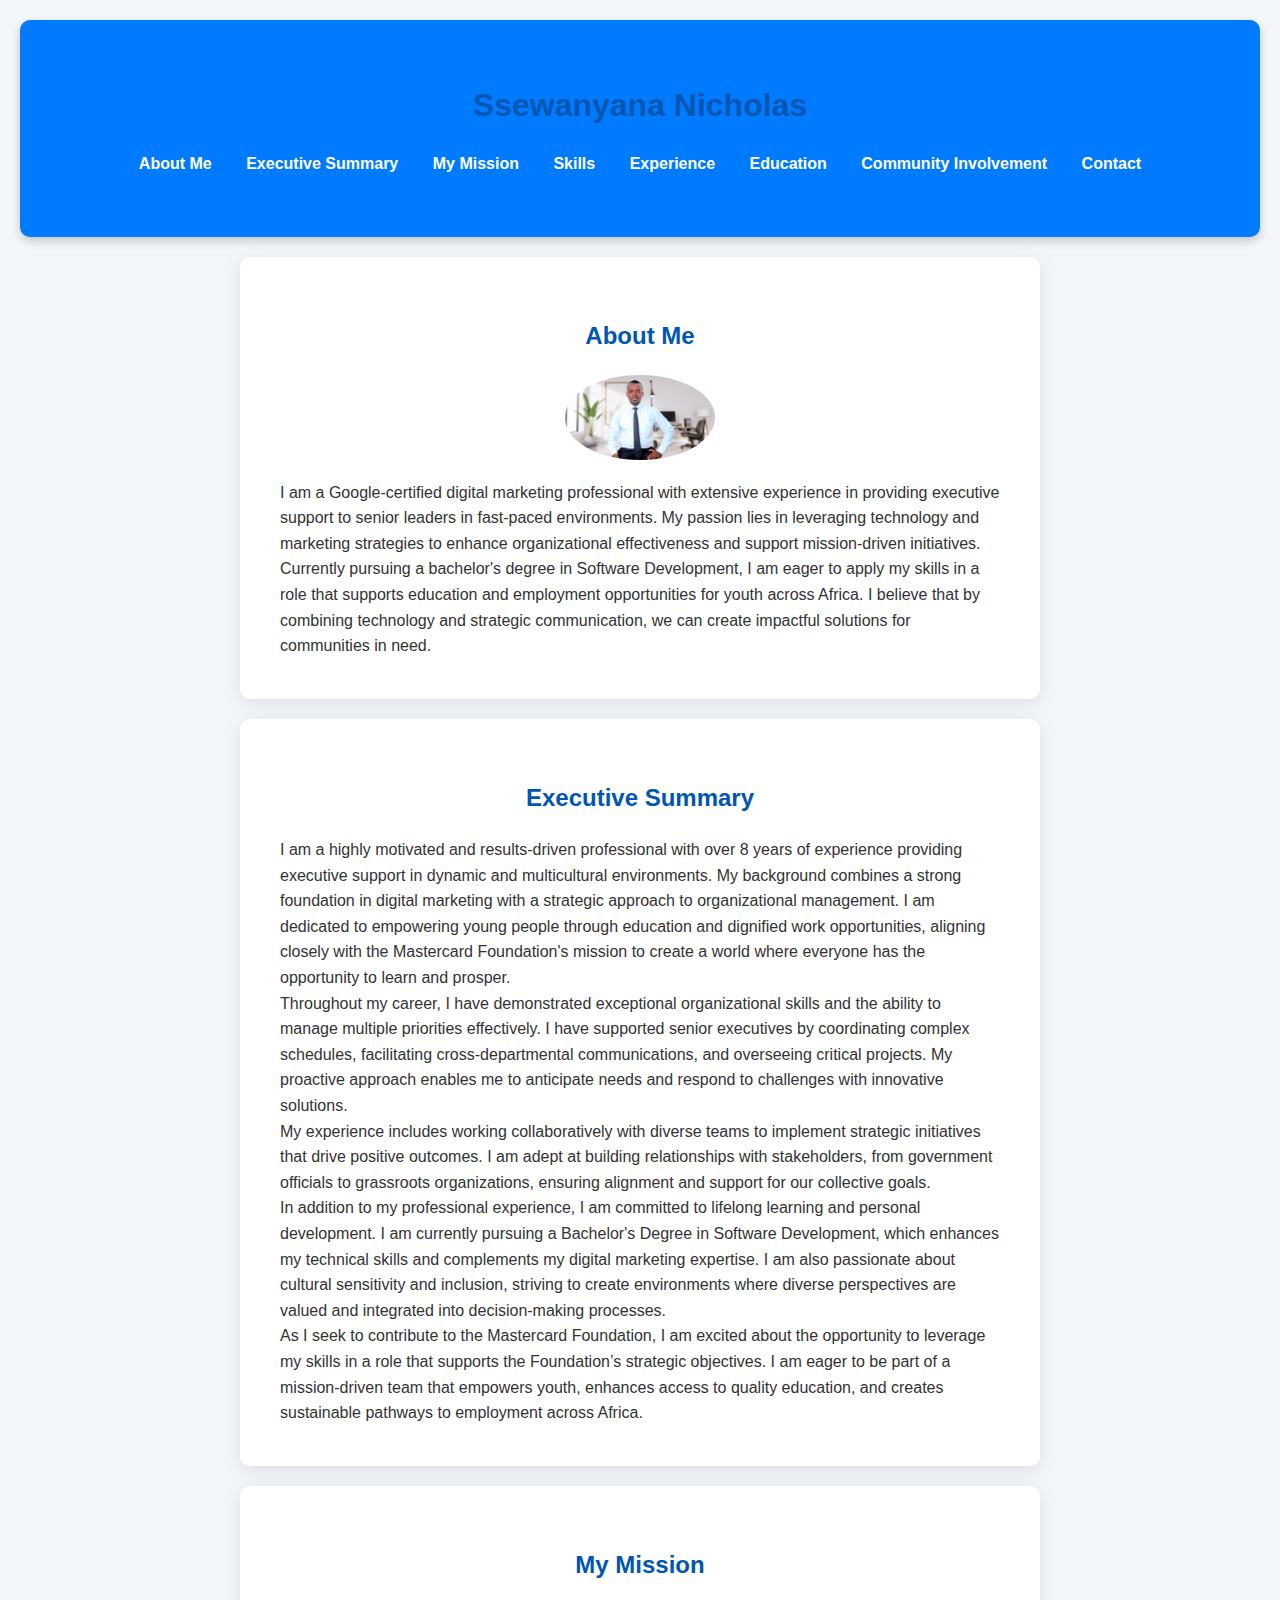
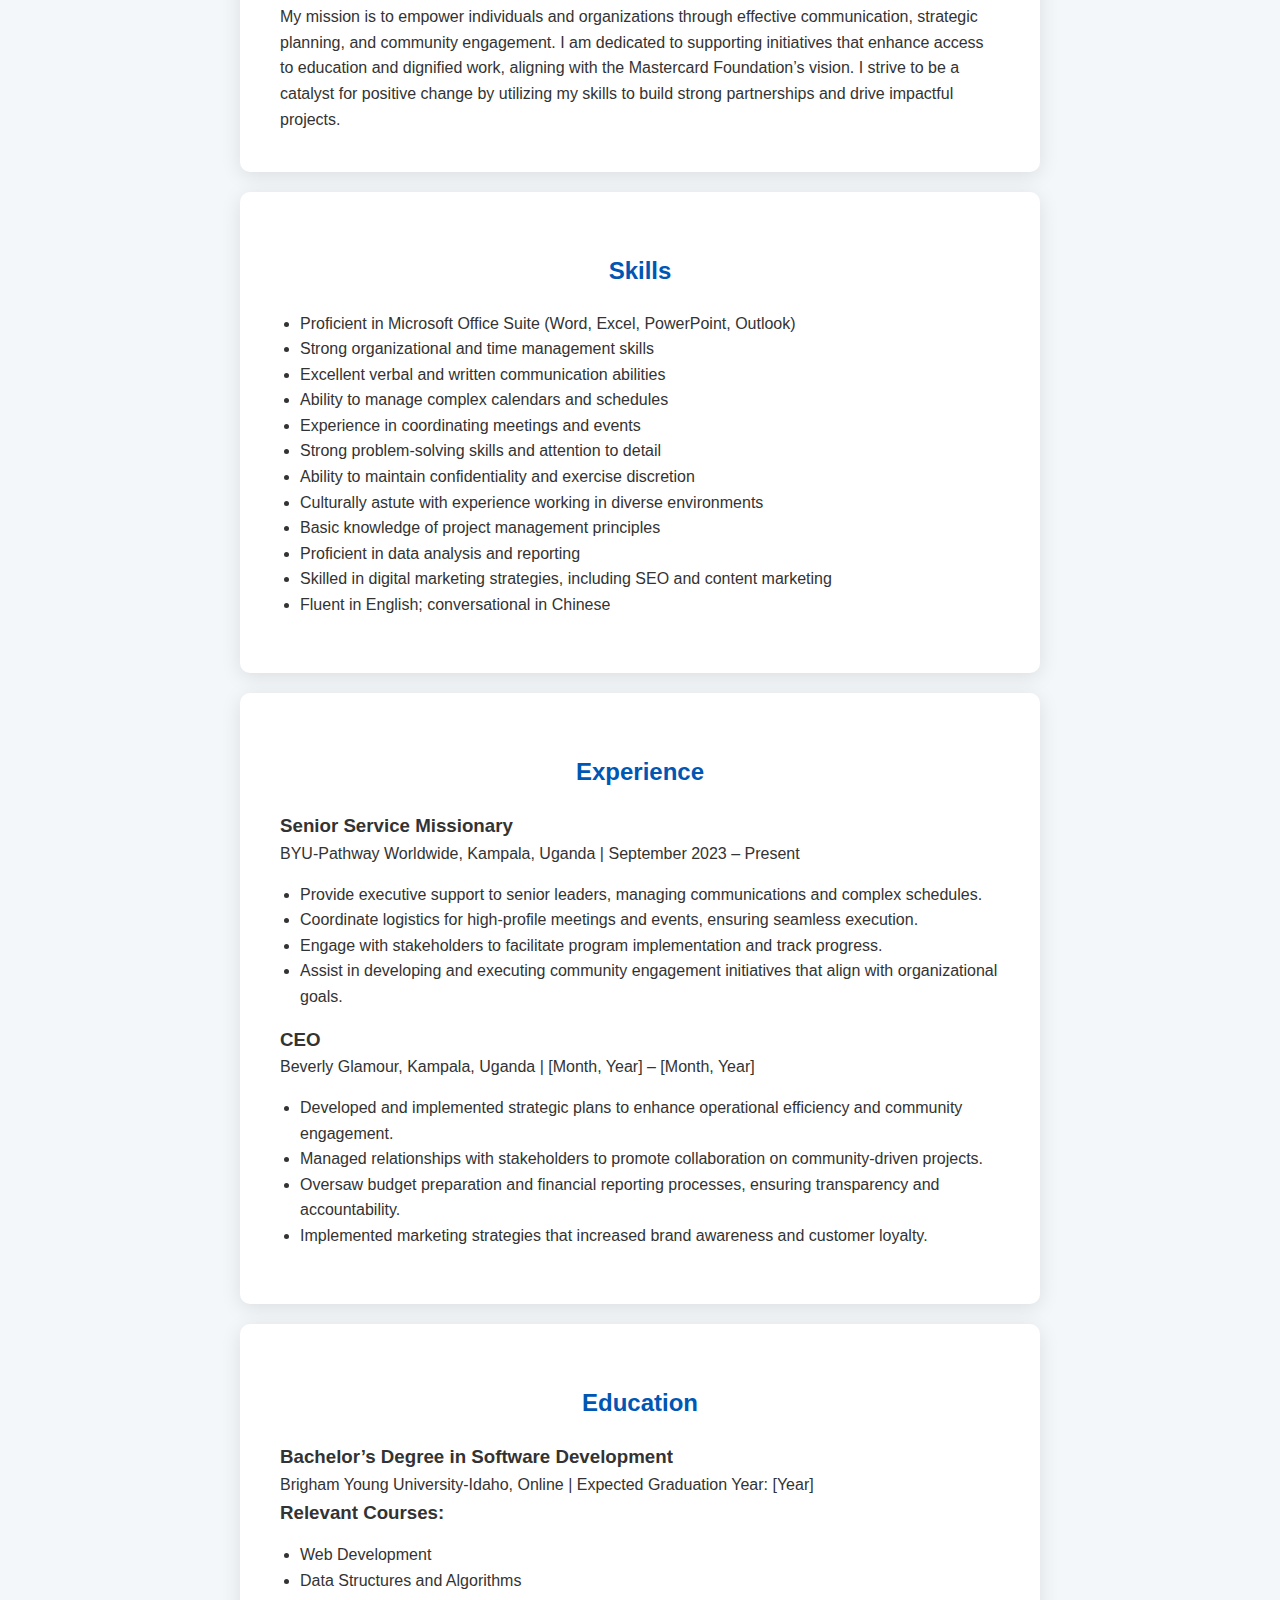
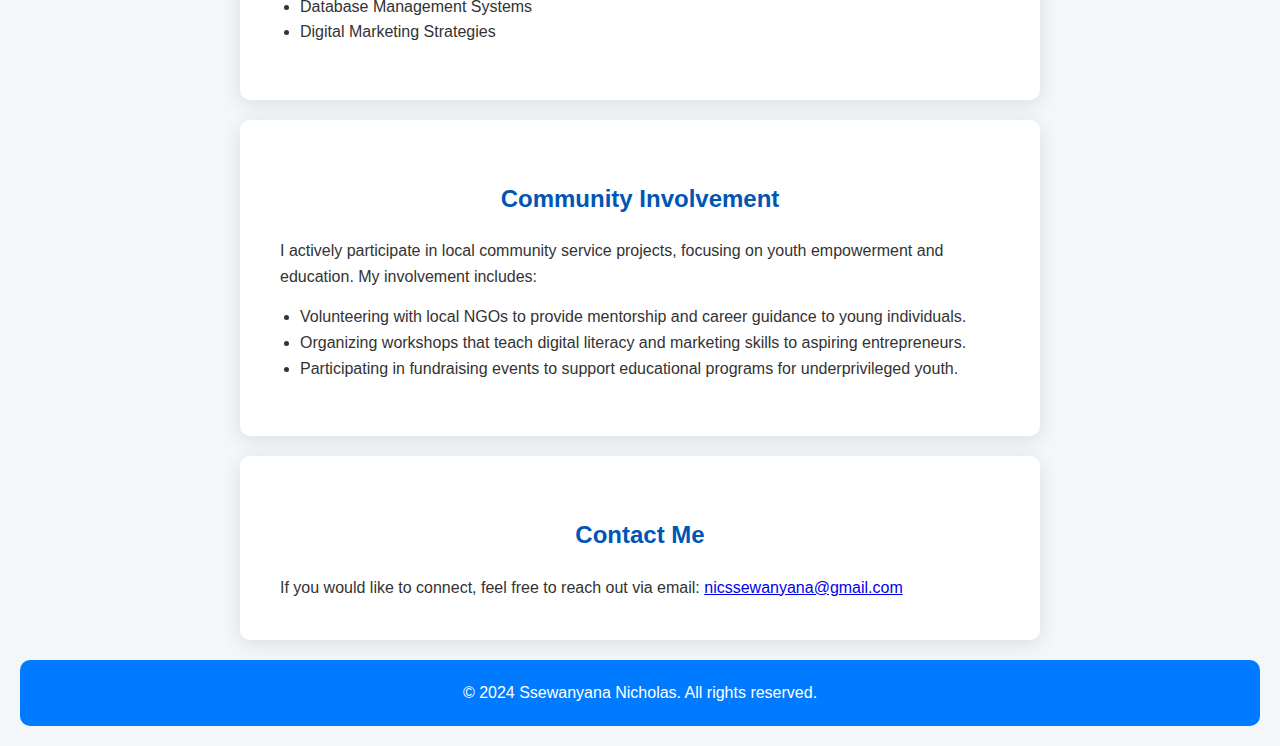
<file: aboutme/index.html>
<!DOCTYPE html>
<html lang="en">

<head>
    <meta charset="UTF-8">
    <meta http-equiv="X-UA-Compatible" content="IE=edge">
    <meta name="viewport" content="width=device-width, initial-scale=1.0">
    <title>Ssewanyana Nicholas | Executive Assistant Profile</title>
    <link rel="stylesheet" href="styles/styles.css"> <!-- Optional CSS for styling -->
</head>

<body>
    <header>
        <h1>Ssewanyana Nicholas</h1>
        <nav>
            <ul>
                <li><a href="#about">About Me</a></li>
                <li><a href="#executive-summary">Executive Summary</a></li>
                <li><a href="#mission">My Mission</a></li>
                <li><a href="#skills">Skills</a></li>
                <li><a href="#experience">Experience</a></li>
                <li><a href="#education">Education</a></li>
                <li><a href="#community">Community Involvement</a></li>
                <li><a href="#contact">Contact</a></li>
            </ul>
        </nav>
    </header>

    <section id="about">
        <h2>About Me</h2>
        <img src="images/linkdeinmephoto.png" alt="My personal photo">
        <p>I am a Google-certified digital marketing professional with extensive experience in providing executive
            support to senior leaders in fast-paced environments. My passion lies in leveraging technology and marketing
            strategies to enhance organizational effectiveness and support mission-driven initiatives.</p>
        <p>Currently pursuing a bachelor's degree in Software Development, I am eager to apply my skills in a role that
            supports education and employment opportunities for youth across Africa. I believe that by combining
            technology and strategic communication, we can create impactful solutions for communities in need.</p>
    </section>

    <section id="executive-summary">
        <h2>Executive Summary</h2>
        <p>I am a highly motivated and results-driven professional with over 8 years of experience providing executive
            support in dynamic and multicultural environments. My background combines a strong foundation in digital
            marketing with a strategic approach to organizational management. I am dedicated to empowering young people
            through education and dignified work opportunities, aligning closely with the Mastercard Foundation's
            mission to create a world where everyone has the opportunity to learn and prosper.</p>

        <p>Throughout my career, I have demonstrated exceptional organizational skills and the ability to manage
            multiple priorities effectively. I have supported senior executives by coordinating complex schedules,
            facilitating cross-departmental communications, and overseeing critical projects. My proactive approach
            enables me to anticipate needs and respond to challenges with innovative solutions.</p>

        <p>My experience includes working collaboratively with diverse teams to implement strategic initiatives that
            drive positive outcomes. I am adept at building relationships with stakeholders, from government officials
            to grassroots organizations, ensuring alignment and support for our collective goals.</p>

        <p>In addition to my professional experience, I am committed to lifelong learning and personal development. I am
            currently pursuing a Bachelor's Degree in Software Development, which enhances my technical skills and
            complements my digital marketing expertise. I am also passionate about cultural sensitivity and inclusion,
            striving to create environments where diverse perspectives are valued and integrated into decision-making
            processes.</p>

        <p>As I seek to contribute to the Mastercard Foundation, I am excited about the opportunity to leverage my
            skills in a role that supports the Foundation’s strategic objectives. I am eager to be part of a
            mission-driven team that empowers youth, enhances access to quality education, and creates sustainable
            pathways to employment across Africa.</p>
    </section>

    <section id="mission">
        <h2>My Mission</h2>
        <p>My mission is to empower individuals and organizations through effective communication, strategic planning,
            and community engagement. I am dedicated to supporting initiatives that enhance access to education and
            dignified work, aligning with the Mastercard Foundation’s vision. I strive to be a catalyst for positive
            change by utilizing my skills to build strong partnerships and drive impactful projects.</p>
    </section>

    <section id="skills">
        <h2>Skills</h2>
        <ul>
            <li>Proficient in Microsoft Office Suite (Word, Excel, PowerPoint, Outlook)</li>
            <li>Strong organizational and time management skills</li>
            <li>Excellent verbal and written communication abilities</li>
            <li>Ability to manage complex calendars and schedules</li>
            <li>Experience in coordinating meetings and events</li>
            <li>Strong problem-solving skills and attention to detail</li>
            <li>Ability to maintain confidentiality and exercise discretion</li>
            <li>Culturally astute with experience working in diverse environments</li>
            <li>Basic knowledge of project management principles</li>
            <li>Proficient in data analysis and reporting</li>
            <li>Skilled in digital marketing strategies, including SEO and content marketing</li>
            <li>Fluent in English; conversational in Chinese</li>
        </ul>
    </section>

    <section id="experience">
        <h2>Experience</h2>
        <h3>Senior Service Missionary</h3>
        <p>BYU-Pathway Worldwide, Kampala, Uganda | September 2023 – Present</p>
        <ul>
            <li>Provide executive support to senior leaders, managing communications and complex schedules.</li>
            <li>Coordinate logistics for high-profile meetings and events, ensuring seamless execution.</li>
            <li>Engage with stakeholders to facilitate program implementation and track progress.</li>
            <li>Assist in developing and executing community engagement initiatives that align with organizational
                goals.</li>
        </ul>

        <h3>CEO</h3>
        <p>Beverly Glamour, Kampala, Uganda | [Month, Year] – [Month, Year]</p>
        <ul>
            <li>Developed and implemented strategic plans to enhance operational efficiency and community engagement.
            </li>
            <li>Managed relationships with stakeholders to promote collaboration on community-driven projects.</li>
            <li>Oversaw budget preparation and financial reporting processes, ensuring transparency and accountability.
            </li>
            <li>Implemented marketing strategies that increased brand awareness and customer loyalty.</li>
        </ul>
    </section>

    <section id="education">
        <h2>Education</h2>
        <h3>Bachelor’s Degree in Software Development</h3>
        <p>Brigham Young University-Idaho, Online | Expected Graduation Year: [Year]</p>
        <h3>Relevant Courses:</h3>
        <ul>
            <li>Web Development</li>
            <li>Data Structures and Algorithms</li>
            <li>Database Management Systems</li>
            <li>Digital Marketing Strategies</li>
        </ul>
    </section>

    <section id="community">
        <h2>Community Involvement</h2>
        <p>I actively participate in local community service projects, focusing on youth empowerment and education. My
            involvement includes:</p>
        <ul>
            <li>Volunteering with local NGOs to provide mentorship and career guidance to young individuals.</li>
            <li>Organizing workshops that teach digital literacy and marketing skills to aspiring entrepreneurs.</li>
            <li>Participating in fundraising events to support educational programs for underprivileged youth.</li>
        </ul>
    </section>

    <section id="contact">
        <h2>Contact Me</h2>
        <p>If you would like to connect, feel free to reach out via email: <a href="mailto:nicssewanyana@gmail.com">nicssewanyana@gmail.com</a></p>
    </section>

    <footer>
        <p>&copy; 2024 Ssewanyana Nicholas. All rights reserved.</p>
    </footer>
</body>

</html>
</file>
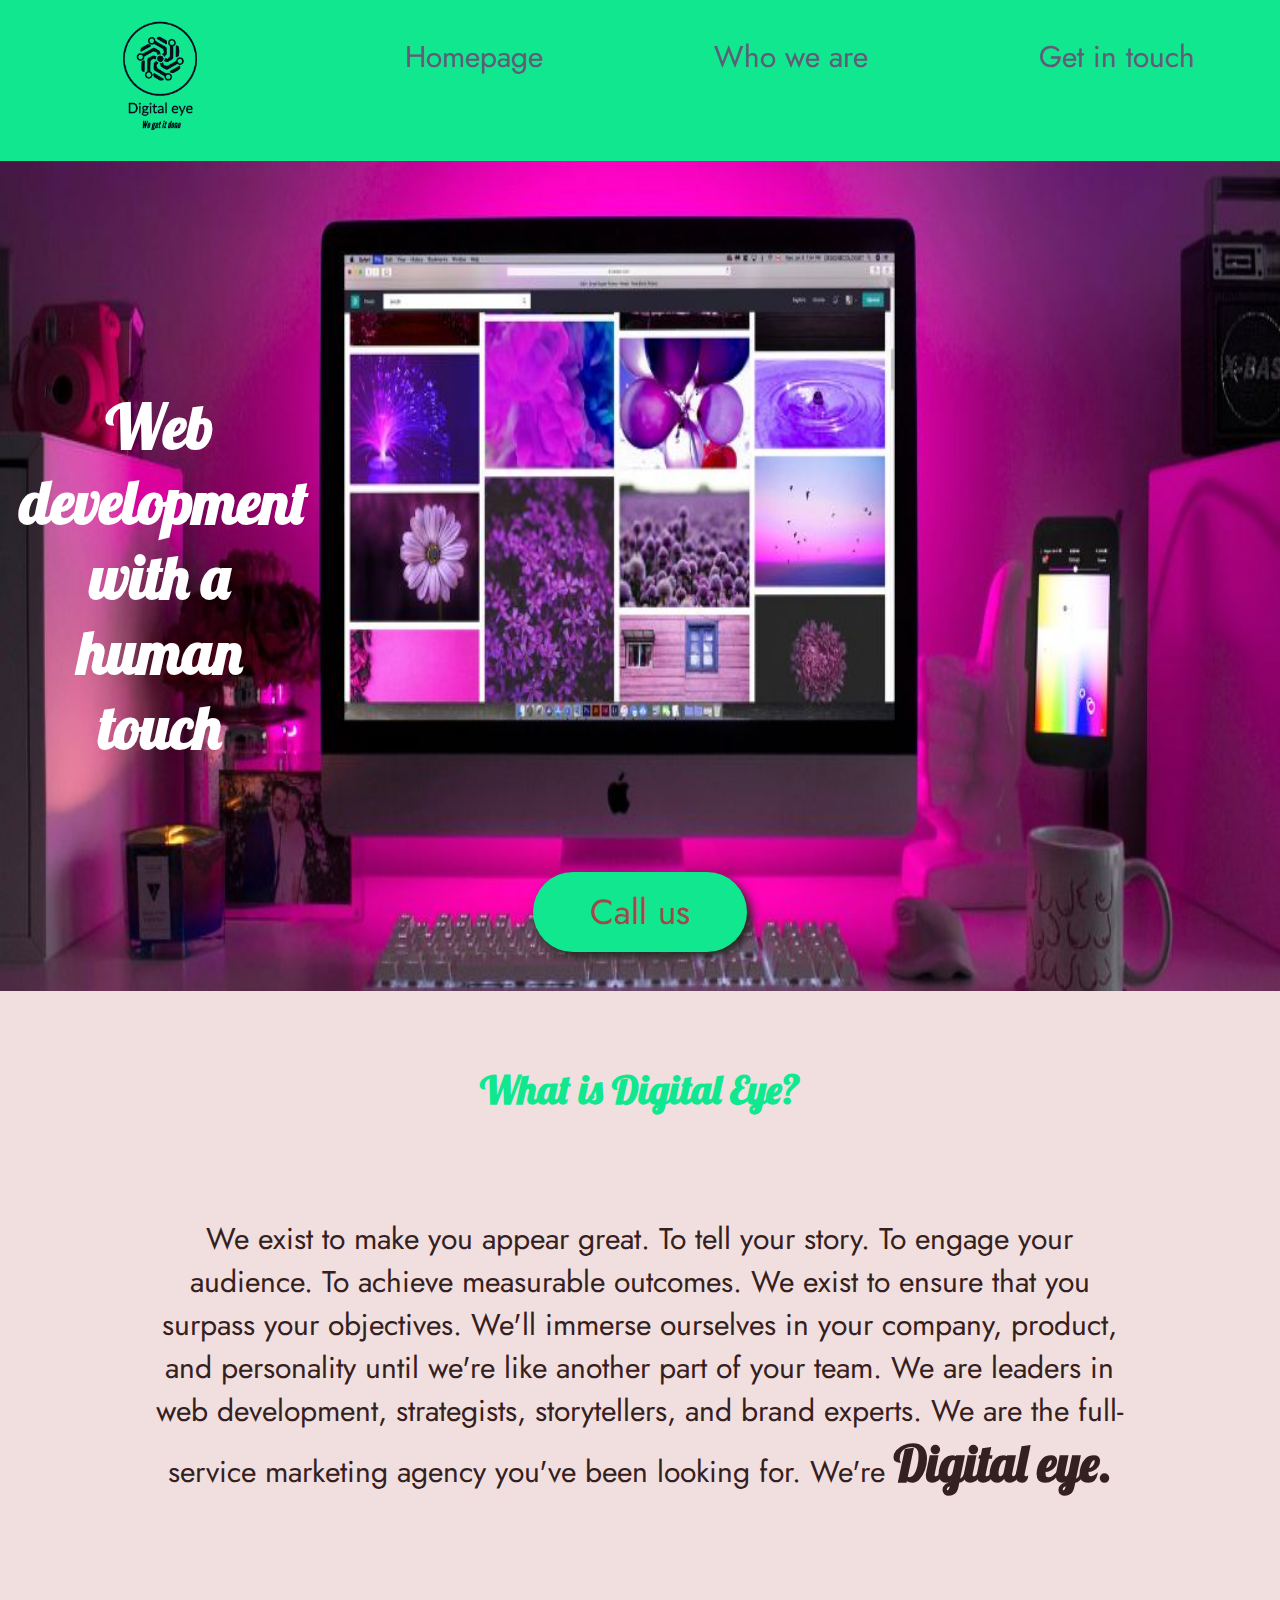
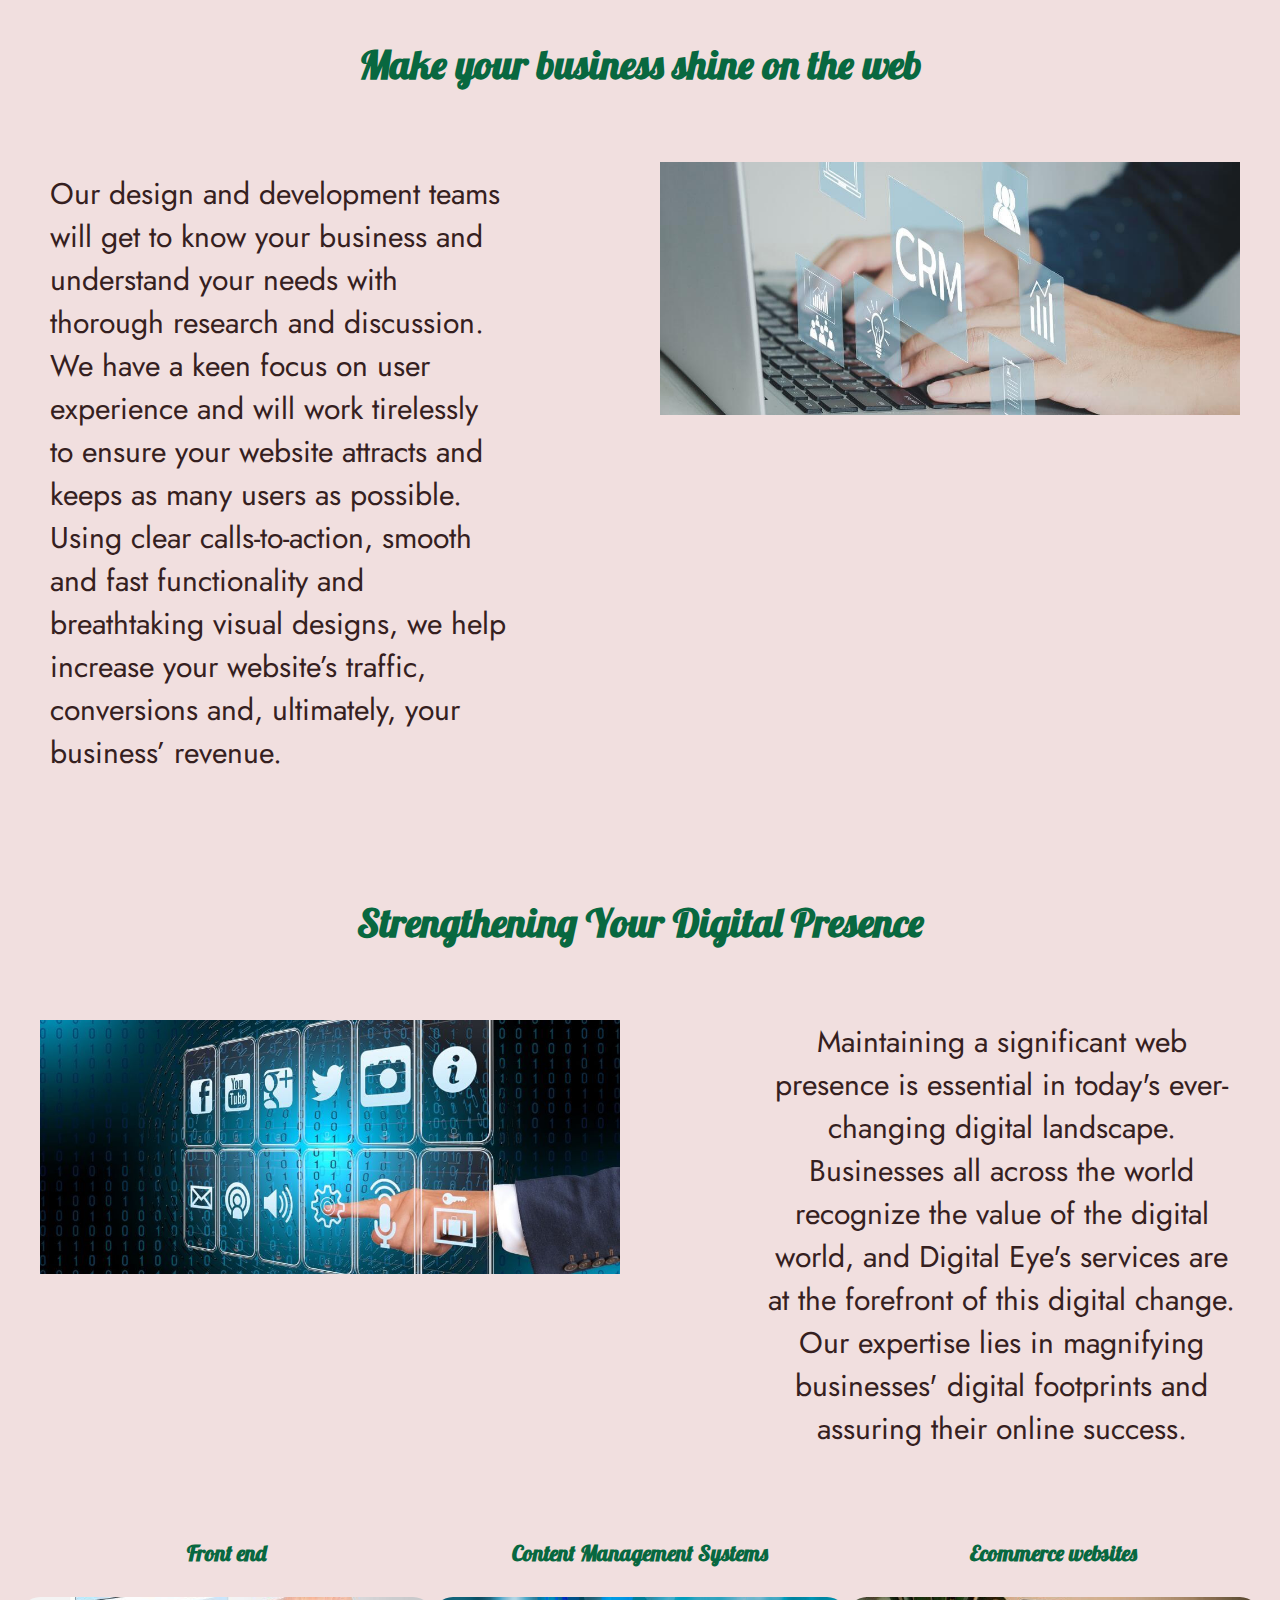
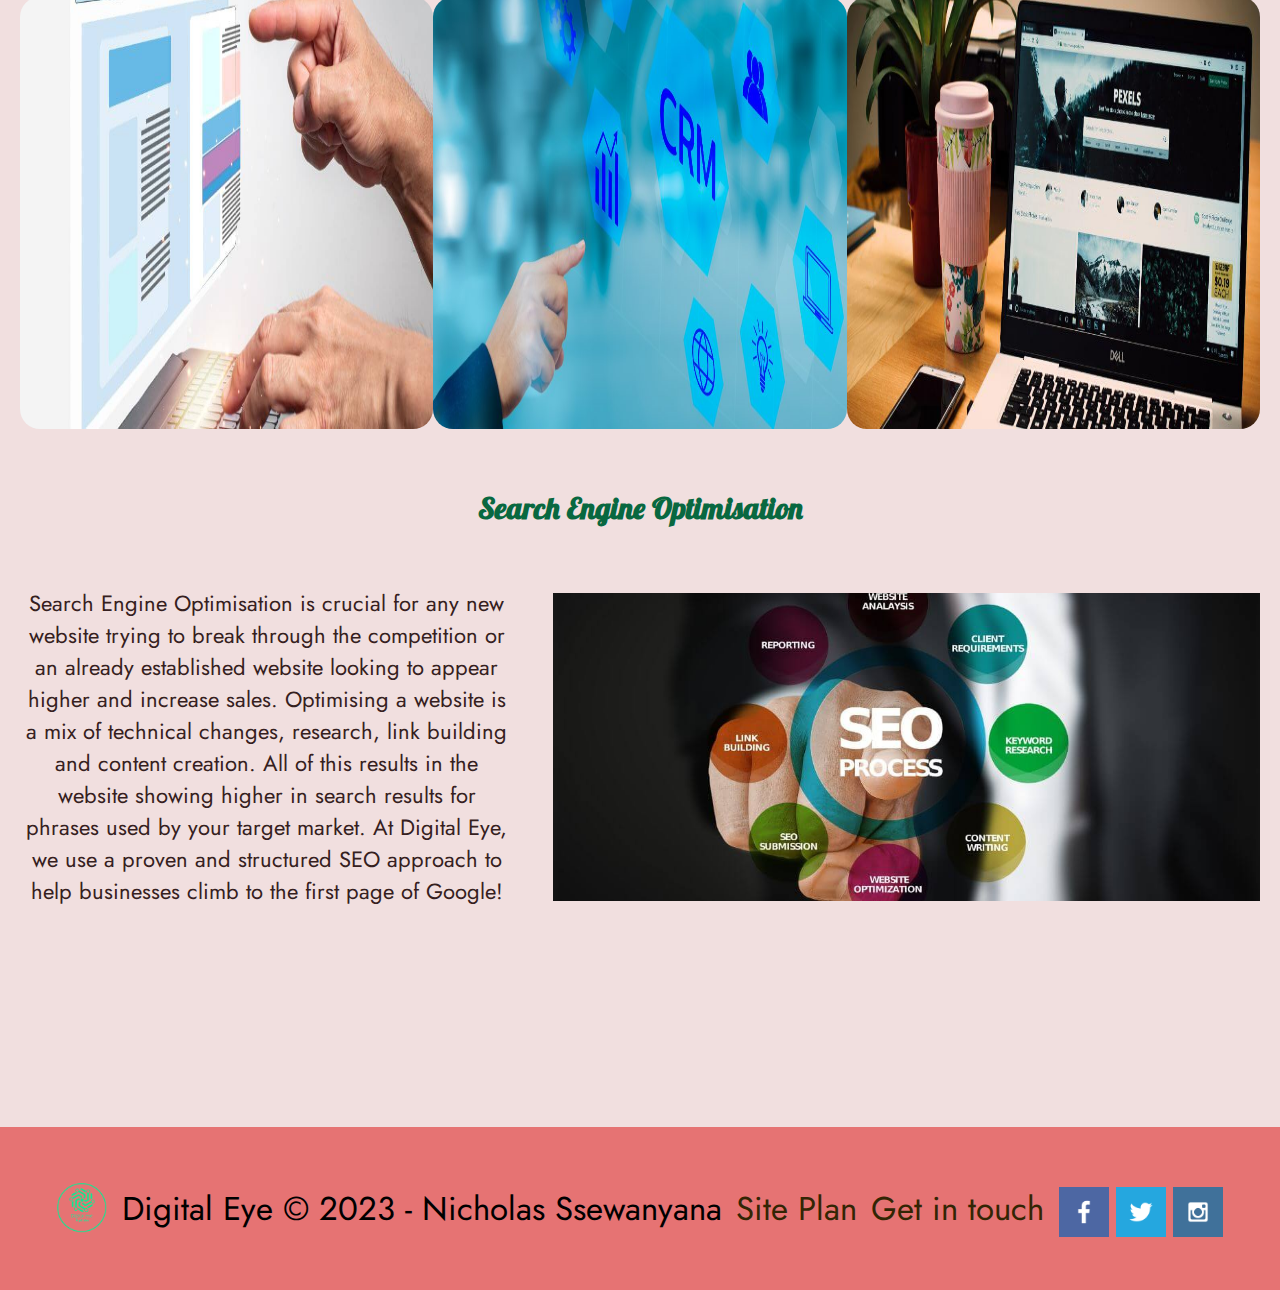
<file: digital-eye/index.html>
<!DOCTYPE html>
<html lang="en">

<head>
    <meta charset="UTF-8">
    <meta name="viewport" content="width=device-width, initial-scale=1.0">
    <title>Homepage for Digital eye</title>
    <link rel="stylesheet" href="styles/styles.css">
</head>

<body>

    <div class="content">
        <header>
            <a class="logo-link" href="index.html">
                <img class="logo" src="images/Digital-eye-new1.png" alt="logo">
            </a>
            <nav>
                <a href="index.html">Homepage</a>
                <a href="who-we-are.html">Who we are</a>
                <a href="get-in-touch.html">Get in touch</a>
            </nav>
        </header>
        <main>
            <div class="welcome-grid">
                <img class="welcome-img" src="images/Untitled-design.jpg" alt="welcome">
                <section class="welcome-title">
                    <h1>Web development with a human touch</h1>
                </section>
                <a class='button' href="get-in-touch.html">Call us</a>
            </div>

            <div class="intro1">
                <h4>What is Digital Eye?</h4>
                <p>
                    We exist to make you appear great. To tell your story. To engage your audience. To achieve
                    measurable
                    outcomes. We exist to ensure that you surpass your objectives.
                    We'll immerse ourselves in your company, product, and personality until we're like another part of
                    your
                    team.
                    We are leaders in web development, strategists, storytellers, and brand experts. We are the
                    full-service
                    marketing agency you've been looking for.
                    We're <b class="digital">Digital eye.</b>
                </p>
            </div>

            <div class="intro2">
                <h4>Make your business shine on the web</h4>
                <p>Our design and development teams will get to know your business and understand your needs with
                    thorough
                    research and discussion. We have a keen focus on user experience and will work tirelessly to ensure
                    your website attracts and keeps as many users as possible. Using clear calls-to-action, smooth and
                    fast functionality and breathtaking visual designs, we help increase your website’s traffic,
                    conversions and, ultimately, your business’ revenue.</p>
                <img src="images/shine_on_web.jpg" alt="shine on web">
            </div>


            <div class="intro3">
                <h4>Strengthening Your Digital Presence</h4>
                <p>Maintaining a significant web presence is essential in today's ever-changing digital landscape.
                    Businesses all across the world recognize the value of the digital world, and Digital Eye's
                    services are at the forefront of this digital change. Our expertise lies in magnifying
                    businesses' digital footprints and assuring their online success.</p>
                <img src="images/strenghtening.jpg" alt="strenghtening">
            </div>


            <div class="group">
                <h4 class="front-h">Front end</h4>
                <h4 class="cms-h">Content Management Systems</h4>
                <h4 class="ecommerce-h">Ecommerce websites</h4>
                <div class="container1">
                    <div class="overlay1">
                        <p class="front-p">The visual elements of your website, as well as its functions, micro-
                            interactions, clear navigation and
                            smooth transitions, all work to
                            deliver great user experience. That's the purpose of front-end development.</p>
                    </div>
                    <img class="front-img" src="images/front_end.jpg" alt="front-end">
                </div>

                <div class="container2">
                    <div class="overlay2">
                        <p class="cms-p">A content management Systems enables you to add, manages and change content a
                            cross your website. You're
                            completely in control.</p>
                    </div>
                    <img class="cms-img" src="images/cms.jpg" alt="image for homepage">
                </div>

                <div class="container3">
                    <div class="overlay3">
                        <p class="ecommerce-p">Reach millions of customers worldwide and manage stock with an ecommerce
                            website.
                            Ecommerce purchases accounted for over 45% of all retail sales globally. We can ensure
                            your products and services stand out.</p>
                    </div>
                    <img class="ecommerce-img" src="images/ecommerce.jpg" alt="image for homepage">
                </div>
            </div>


            <div class="intro4">
                <h4>Search Engine Optimisation</h4>
                <p>Search Engine Optimisation is crucial for any new website trying to break through the
                    competition or an already established website looking to appear higher and increase sales.
                    Optimising a website is a mix of technical changes, research, link building and content creation.
                    All of this results in the website showing higher in search results for phrases used by your target
                    market.
                    At Digital Eye, we use a proven and structured SEO approach to help businesses climb to the first
                    page of
                    Google!</p>
                <img src="images/seo.jpg" alt="image for homepage">
            </div>

        </main>
        <footer>
            <img src="images/logo.png" alt="logo">
            <p>Digital Eye &copy; 2023 - Nicholas Ssewanyana</p>
            <p><a href="site-plan.html">Site Plan</a></p>
            <p><a href="get-in-touch.html">Get in touch</a></p>
            <div class="social">
                <a href="https://facebook.com" target="_blank">
                    <img src="images/facebook.png" alt="fb icon">
                </a>
                <a href="https://twitter.com" target="_blank">
                    <img src="images/twitter.png" alt="twitter icon">
                </a>
                <a href="https://instagram.com" target="_blank">
                    <img src="images/instagram.png" alt="instagram icon">
                </a>
            </div>
        </footer>
    </div>
</body>

</html>
</file>
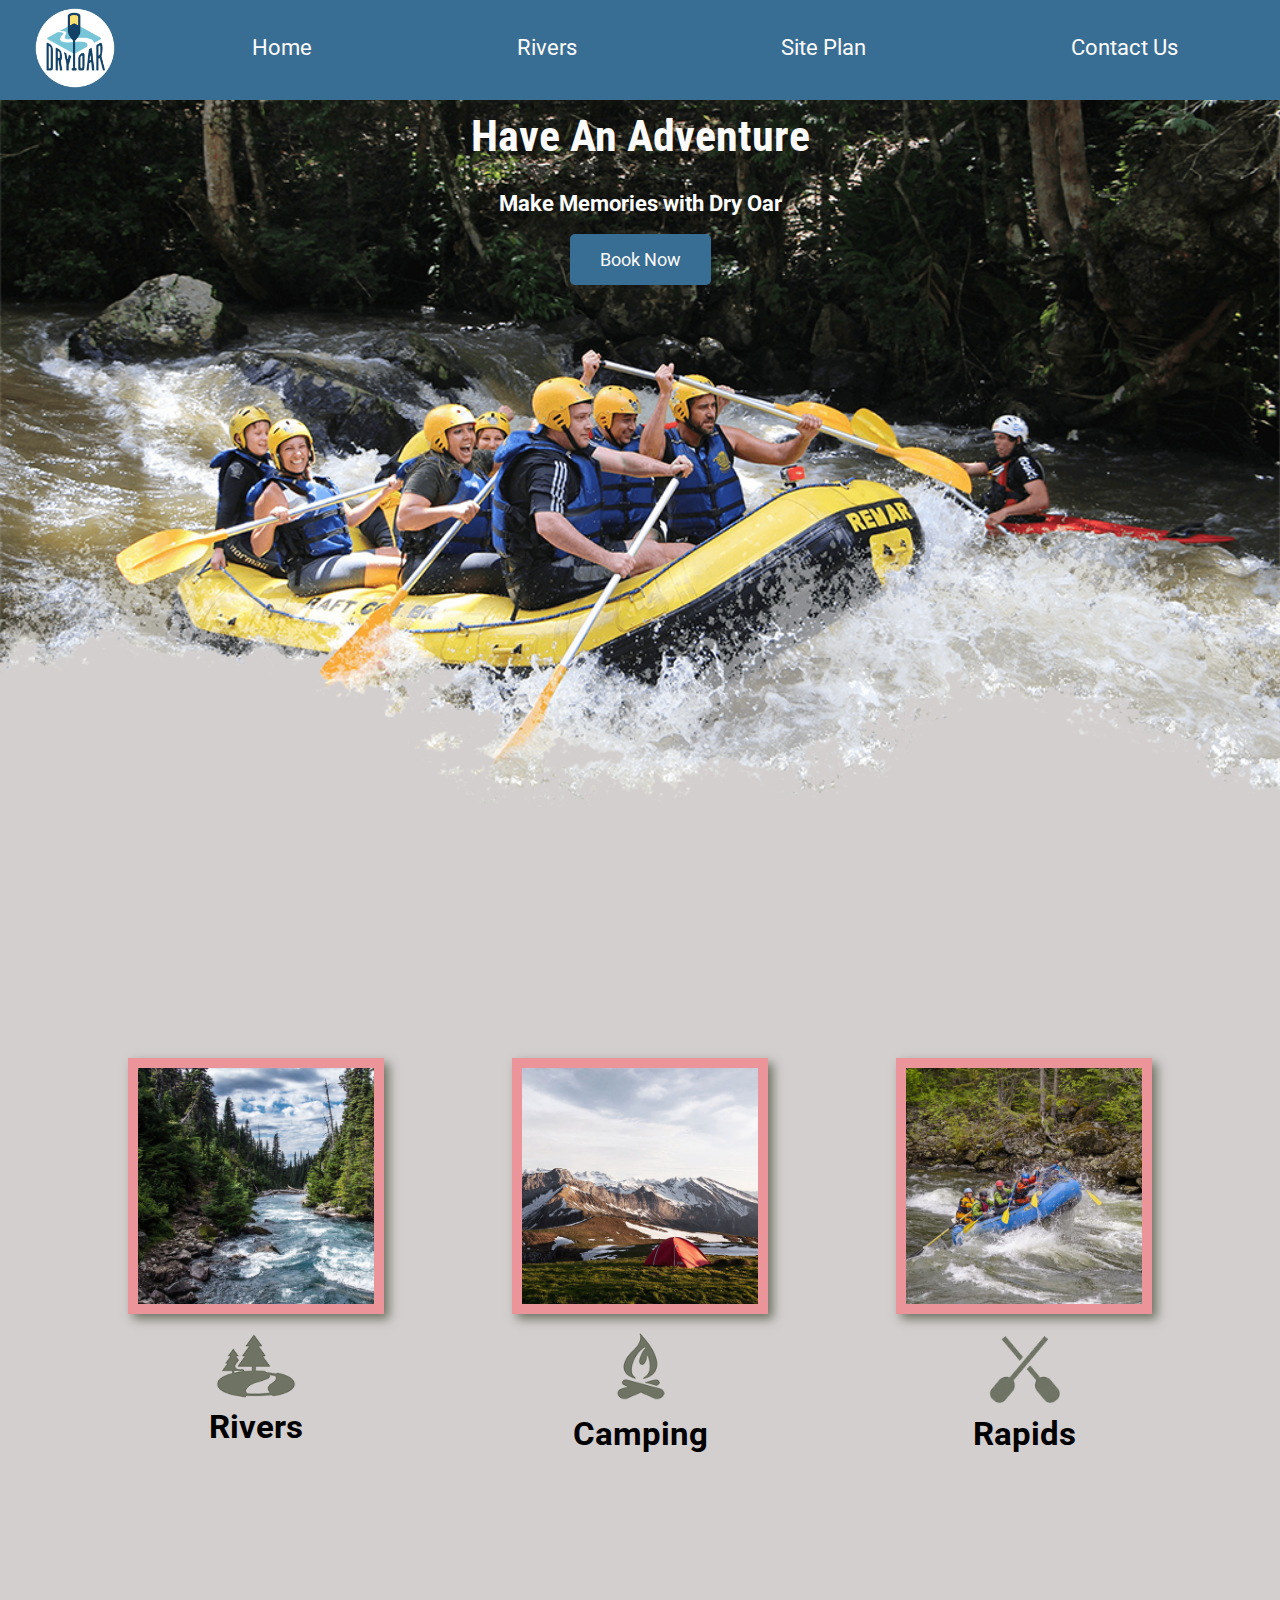
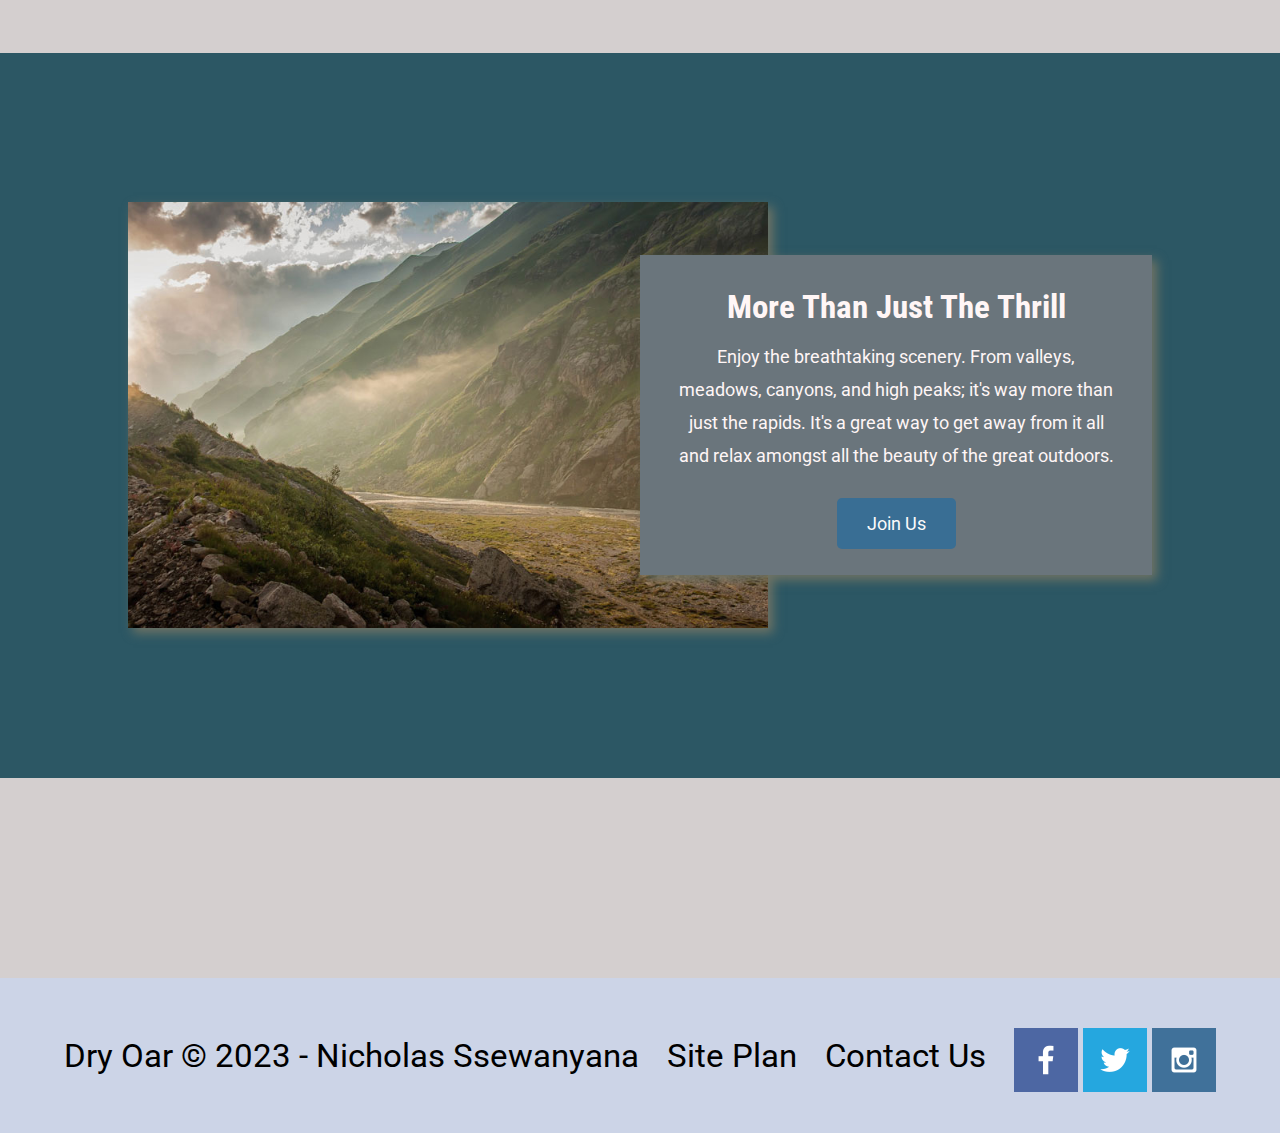
<file: wwr/index.html>
<!DOCTYPE html>
<html lang="en">
<head>
    <meta charset="UTF-8">
    <meta http-equiv="X-UA-Compatible" content="IE=edge">
    <meta name="viewport" content="width=device-width, initial-scale=1.0">
    <title>Whitewater Rafting Vacations | Dry Oar Boating | Home</title>
    <link rel="stylesheet" href="styles/styles.css">
</head>
<body>
    <div id="content">
    <header>
        <a id="logo_link" href="index.html">
            <img class="logo" src="images/logo.png" alt="Dry Oar Logo">
        </a>
        <nav>
            <a href="index.html">Home</a>
            <a href="rivers.html">Rivers</a>
            <a href="site-plan-rafting.html">Site Plan</a>
            <a href="contactus.html">Contact Us</a>
        </nav>
    </header>
    <div id="hero">
        <div id="hero-box">
            <img id="hero-img" src="images/hero.png" alt="People enjoying white water rafting">
        </div>
        <section id="hero-msg">
            <h1 class="home-title">Have An Adventure</h1>
            <h4>Make Memories with Dry Oar </h4>
            <div class='button-box'>
                <a class='book' href="contactus.html">Book Now</a>
            </div>
        </section>
    </div>
    <main class="home-grid">
        <section class="rivers-card">
            <img class="card-img" src="images/rivers.jpg" alt="river in forest">
            <img class="icon" src="images/river_icon.png" alt="river icon">
            <h2>Rivers</h2>
        </section>
        <section class="camping-card">
            <img class="card-img" src="images/camping.jpg" alt="tent in mountains">
            <img class="icon" src="images/fire_icon.png" alt="fire icon">
            <h2>Camping</h2>
        </section>
        <section class="rapids-card">
            <img class="card-img" src="images/rapids.jpg" alt="rafting boat">
            <img class="icon" src="images/oars.png" alt="oars icon">
            <h2>Rapids</h2>
        </section>
        <div id="background"></div>
        <img class="mountains" src="images/mountains.jpg" alt="Misty mountains">
        <section class="msg">
            <h2>More Than Just The Thrill</h2>
            <p>Enjoy the breathtaking scenery. From valleys, meadows, canyons, and high peaks; it's way 
                more than just the rapids. It's a great way to get away from it all and relax amongst
                 all the beauty of the great outdoors. </p>
            <a class='join' href="rivers.html">Join Us</a>
        </section>
    </main>
    <footer>
        <p>Dry Oar &copy; 2023 - Nicholas Ssewanyana</p>
        <p><a href="site-plan-rafting.html">Site Plan</a></p>
        <p><a href="contactus.html">Contact Us</a></p>
        <div class="social">
            <a href="https://facebook.com" target="_blank">
                <img src="images/facebook.png" alt="fb icon">
            </a>
            <a href="https://twitter.com" target="_blank">
                <img src="images/twitter.png" alt="twitter icon">
            </a>
            <a href="https://instagram.com" target="_blank">
                <img src="images/instagram.png" alt="instagram icon">
            </a>
        </div>
    </footer>
    </div>
</body>
</html>
</file>
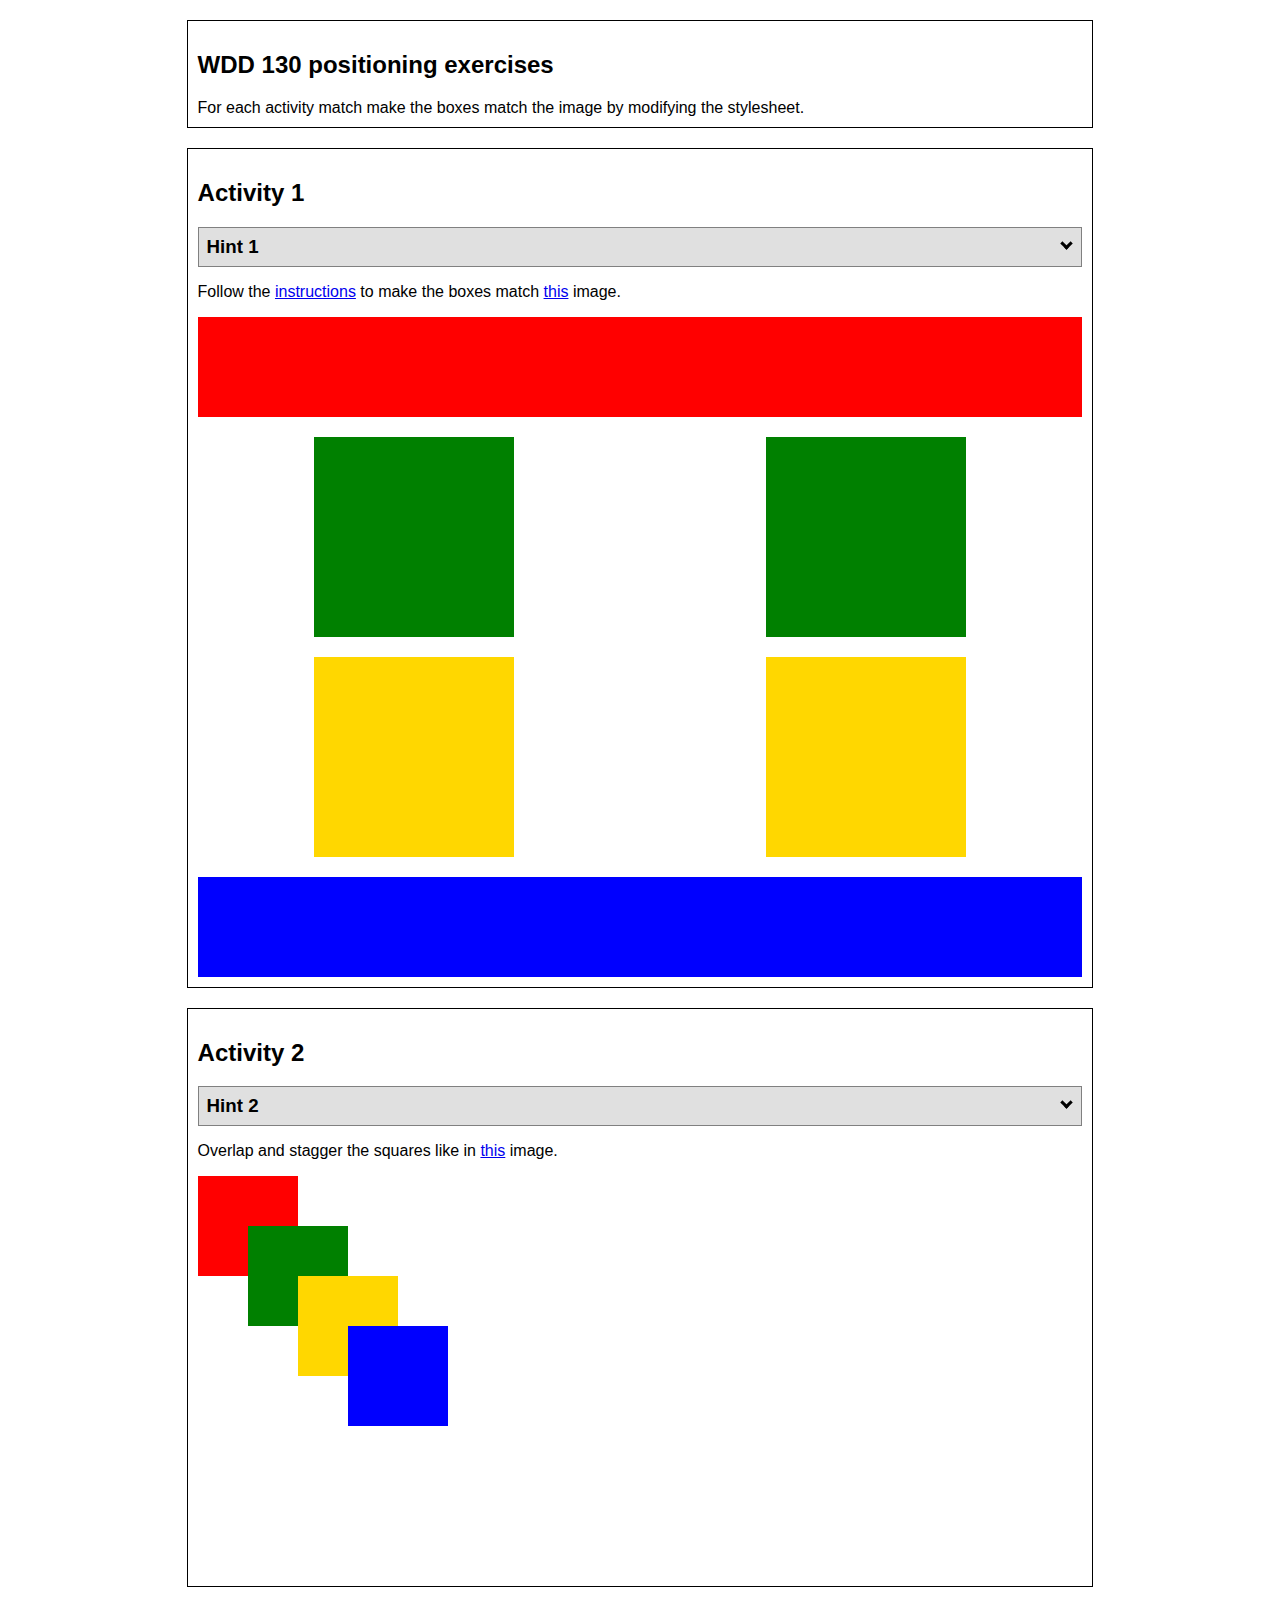
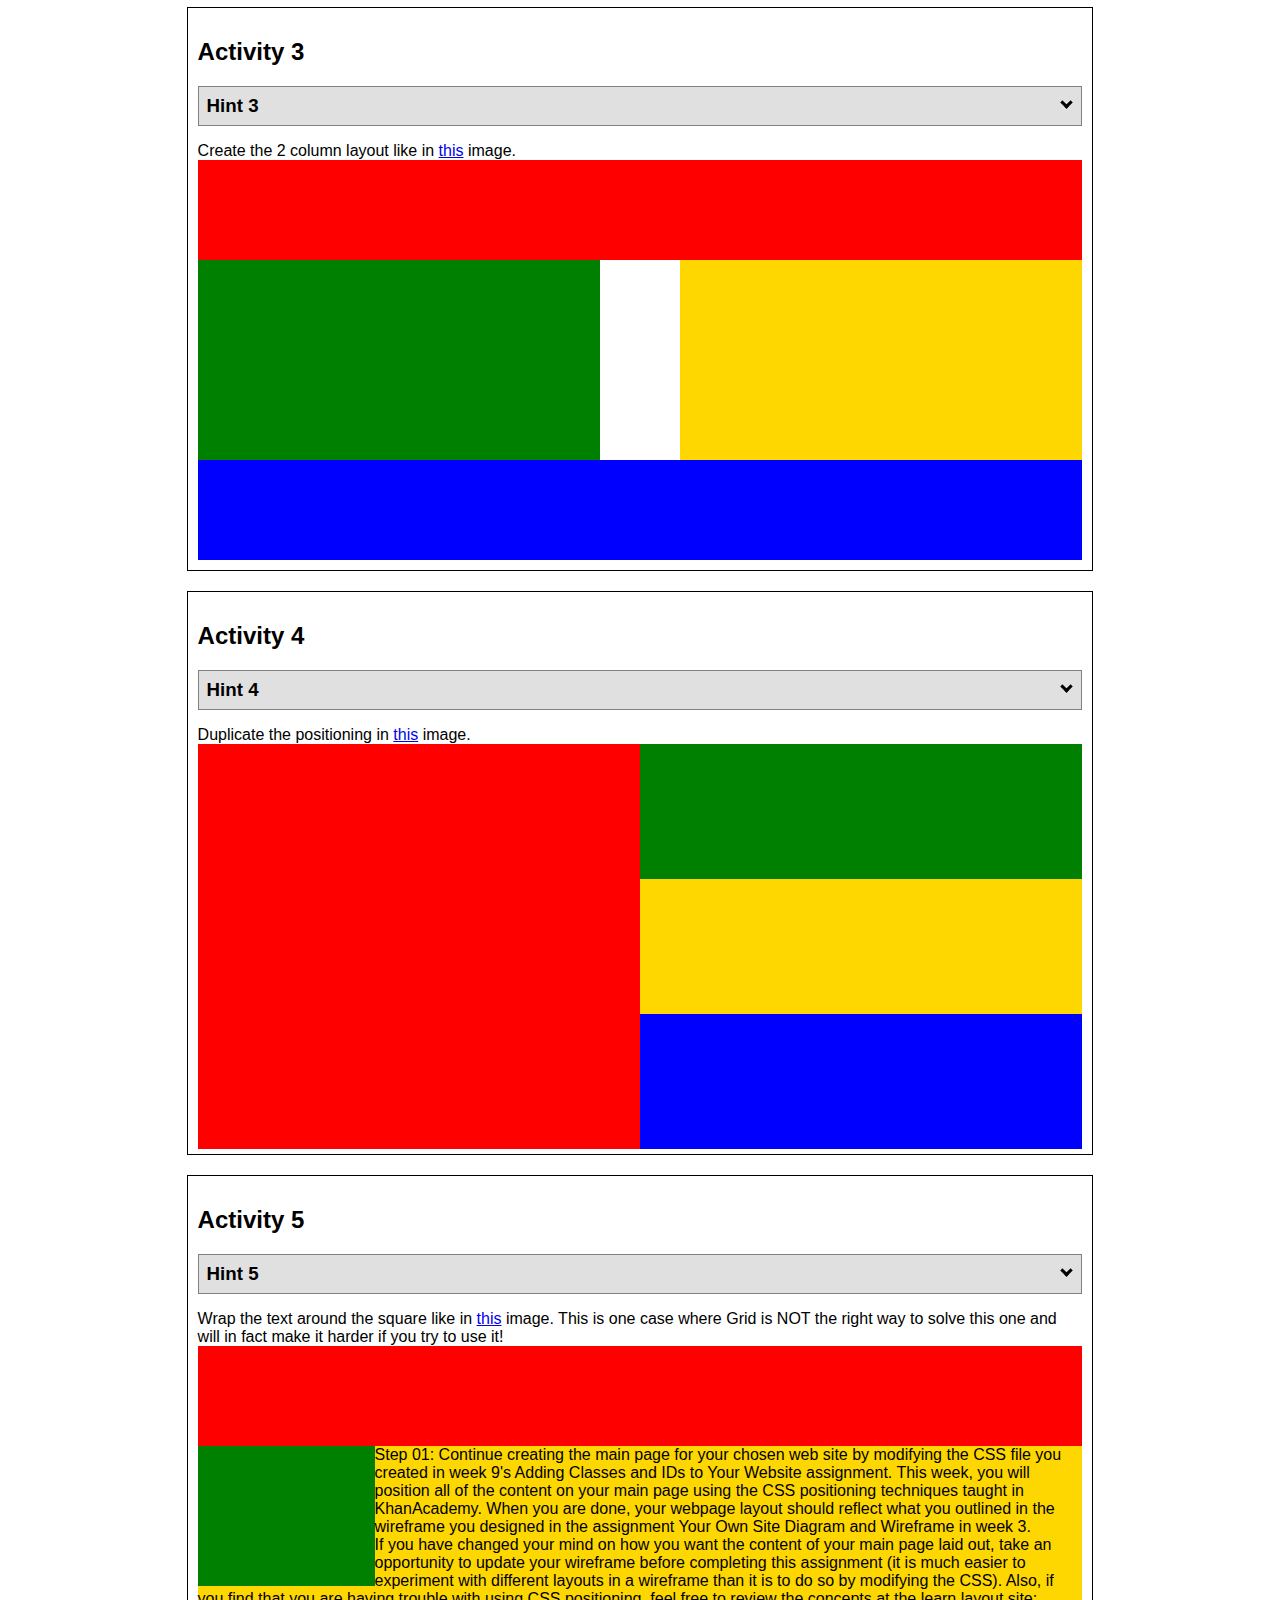
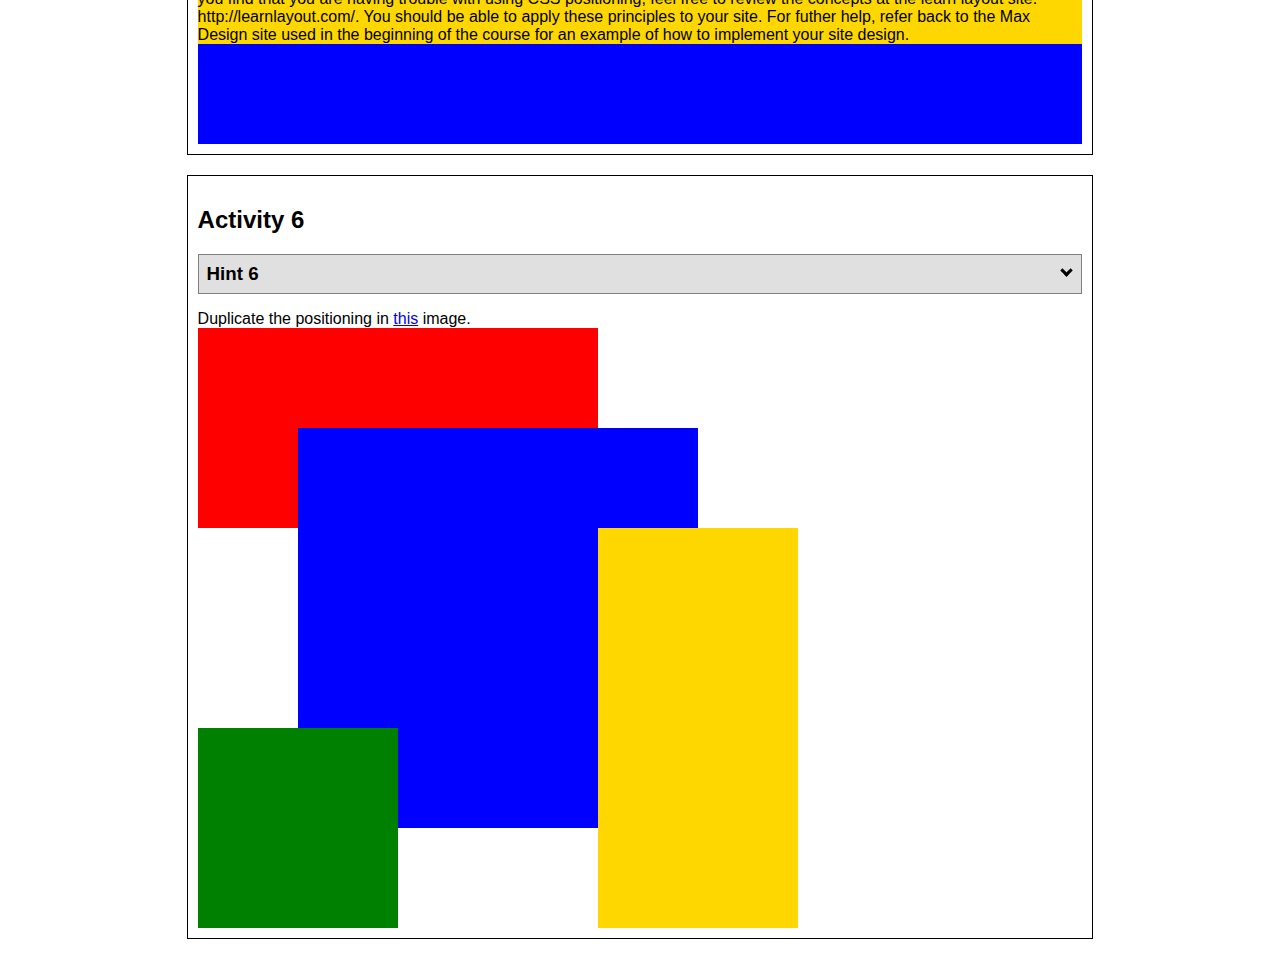
<file: positioning.html>
<!DOCTYPE html>
<html lang="en">
  <head>
    <!-- HTML - Name: positioning.html -->
    <title>Positioning Activity</title>
    <link rel="stylesheet" type="text/css" href="positionstyles.css" />
  </head>
  <body>
    <div class="activity">
      <h2>WDD 130 positioning exercises</h2>
      For each activity match make the boxes match the image by modifying the stylesheet.</div>
    <div class="activity">
      <h2>Activity 1</h2>
      <section class="hint"><input type="checkbox" ><i></i> <h3>Hint 1</h3><div><p>Check out the <a href="https://byui-wdd.github.io/wdd130/activities/w06-css-positioning.html" target="_blank">activity instructions</a> in Ilearn!</p></div></section>
      <p>Follow the <a href="https://byui-wdd.github.io/wdd130/activities/w06-css-positioning.html" target="_blank">instructions</a> to make the boxes match  <a href="https://byui-wdd.github.io/wdd130/images/example1.png" target="_blank">this</a> image.</p>
      <div class="content1" >
        <div class="red1" ></div>
        <div class="green1" ></div>
        <div class="green1" ></div>
        <div class="yellow1"></div>
        <div class="yellow1"></div>
        <div class="blue1"></div>
      </div>
    </div>
    <div class="activity">
      <h2>Activity 2</h2>
      <section class="hint"><input type="checkbox" > <h3>Hint 2</h3><i></i><div>
      <ul>
      <li>grid-template-columns: 50px 50px 50px 50px 50px </li></ul></div></section>
      <p>Overlap and stagger the squares like in <a href="https://byui-wdd.github.io/wdd130/images/example2.png" target="_blank">this</a> image.</p>
      <div class="content2" >
        <div class="red2" ></div>
        <div class="green2" ></div>
        <div class="yellow2"></div>
        <div class="blue2"></div>
      </div>
    </div>
    <div class="activity">
      <h2>Activity 3</h2>
      <section class="hint"><input type="checkbox" > <h3>Hint 3</h3><i></i><div><p>This one is going to be best solved with CSS Grid. Remember to make the boxes the right width first...then start moving them around. </p><h4>Properties used:</h4><ul><li>display:grid;</li><li>grid-template-columns:</li><li>grid-column-gap:</li>
        <li>grid-column:</li>  </ul></div></section>
      Create the 2 column layout like in <a href="https://byui-wdd.github.io/wdd130/images/example3.png" target="_blank">this</a>  image.
      <div class="content3" >
        <div class="red3" ></div>
        <div class="green3" ></div>
        <div class="yellow3"></div>
        <div class="blue3"></div>
      </div>
    </div>
    <div class="activity">
      <h2>Activity 4</h2>
      <section class="hint"><input type="checkbox" > <h3>Hint 4</h3><i></i><div><p>For the others we have been primarily concerned with width. For this one you will need to adjust height as well. </p><h4>Properties used:</h4><ul><li>display:grid;</li><li>grid-template-columns:</li><li>grid-row:</li></ul></div></section>
      Duplicate the positioning in <a href="https://byui-wdd.github.io/wdd130/images/example4.png" target="_blank">this</a> image. 
      <div class="content4" >
        <div class="red4" ></div>
        <div class="green4" ></div>
        <div class="yellow4"></div>
        <div class="blue4"></div>
      </div>
    </div>

    <div class="activity">
      <h2>Activity 5</h2>
      <section class="hint"><input type="checkbox" > <h3>Hint 5</h3><i></i><div><p>Grid is <strong>not</strong> the right way to do this.  In fact there is only one way to really do that...and that is with float. Remember that we float the thing we want the text to wrap around.  Also remember to start by making all the shapes the right size and shape.</p><h4>Properties used:</h4><ul><li>float: left;</li></ul></div></section>
      Wrap the text around the square like in <a href="https://byui-wdd.github.io/wdd130/images/example5.png" target="_blank">this</a> image. This is one case where Grid is NOT the right way to solve this one and will in fact make it harder if you try to use it!
      <div class="content5" >
        <div class="red5" ></div>
        <div class="green5" ></div>
        <div class="yellow5">Step 01: Continue creating the main page for your chosen web site by modifying the CSS file you created in week 9's Adding Classes and IDs to Your Website assignment. This week, you will position all of the content on your main page using the CSS positioning techniques taught in KhanAcademy. When you are done, your webpage layout should reflect what you outlined in the wireframe you designed in the assignment Your Own Site Diagram and Wireframe in week 3. <br />
          If you have changed your mind on how you want the content of your main page laid out, take an opportunity to update your wireframe before completing this assignment (it is much easier to experiment with different layouts in a wireframe than it is to do so by modifying the CSS). Also, if you find that you are having trouble with using CSS positioning, feel free to review the concepts at the learn layout site: http://learnlayout.com/. You should be able to apply these principles to your site. For futher help, refer back to the Max Design site used in the beginning of the course for an example of how to implement your site design.</div>
        <div class="blue5"></div>
      </div>
    </div>
    <div class="activity">
      <h2>Activity 6</h2>
      <section class="hint"><input type="checkbox" > <h3>Hint 6</h3><i></i><div><p>This one is all about visualizing the grid behind the layout. If you are having a hard time doing that first: all the sizes are even multiples of 100, and second here is another example with the lines drawn: <a href="https://byui-wdd.github.io/wdd130/images/example6-hint.png" target="_blank">example 6 with lines</a>. For this one you will find it easiest if you use px for the column width. You can also use <kbd>z-index</kbd> to control the element layering.    </p><h4>Properties used:</h4><ul><li>display:grid;</li><li>grid-template-columns:</li><li>grid-column:</li><li>grid-row:</li><li><a href="https://www.w3schools.com/cssref/pr_pos_z-index.asp" target="_blank">z-index:</a></li></ul></div></section>
      Duplicate the positioning in <a href="https://byui-wdd.github.io/wdd130/images/example6.png" target="_blank">this</a> image.
      <div class="content6" >
        <div class="red6" ></div>
        <div class="green6" ></div>
        <div class="yellow6"></div>
        <div class="blue6"></div>
      </div>
    </div>
  </body>
</html>
</file>
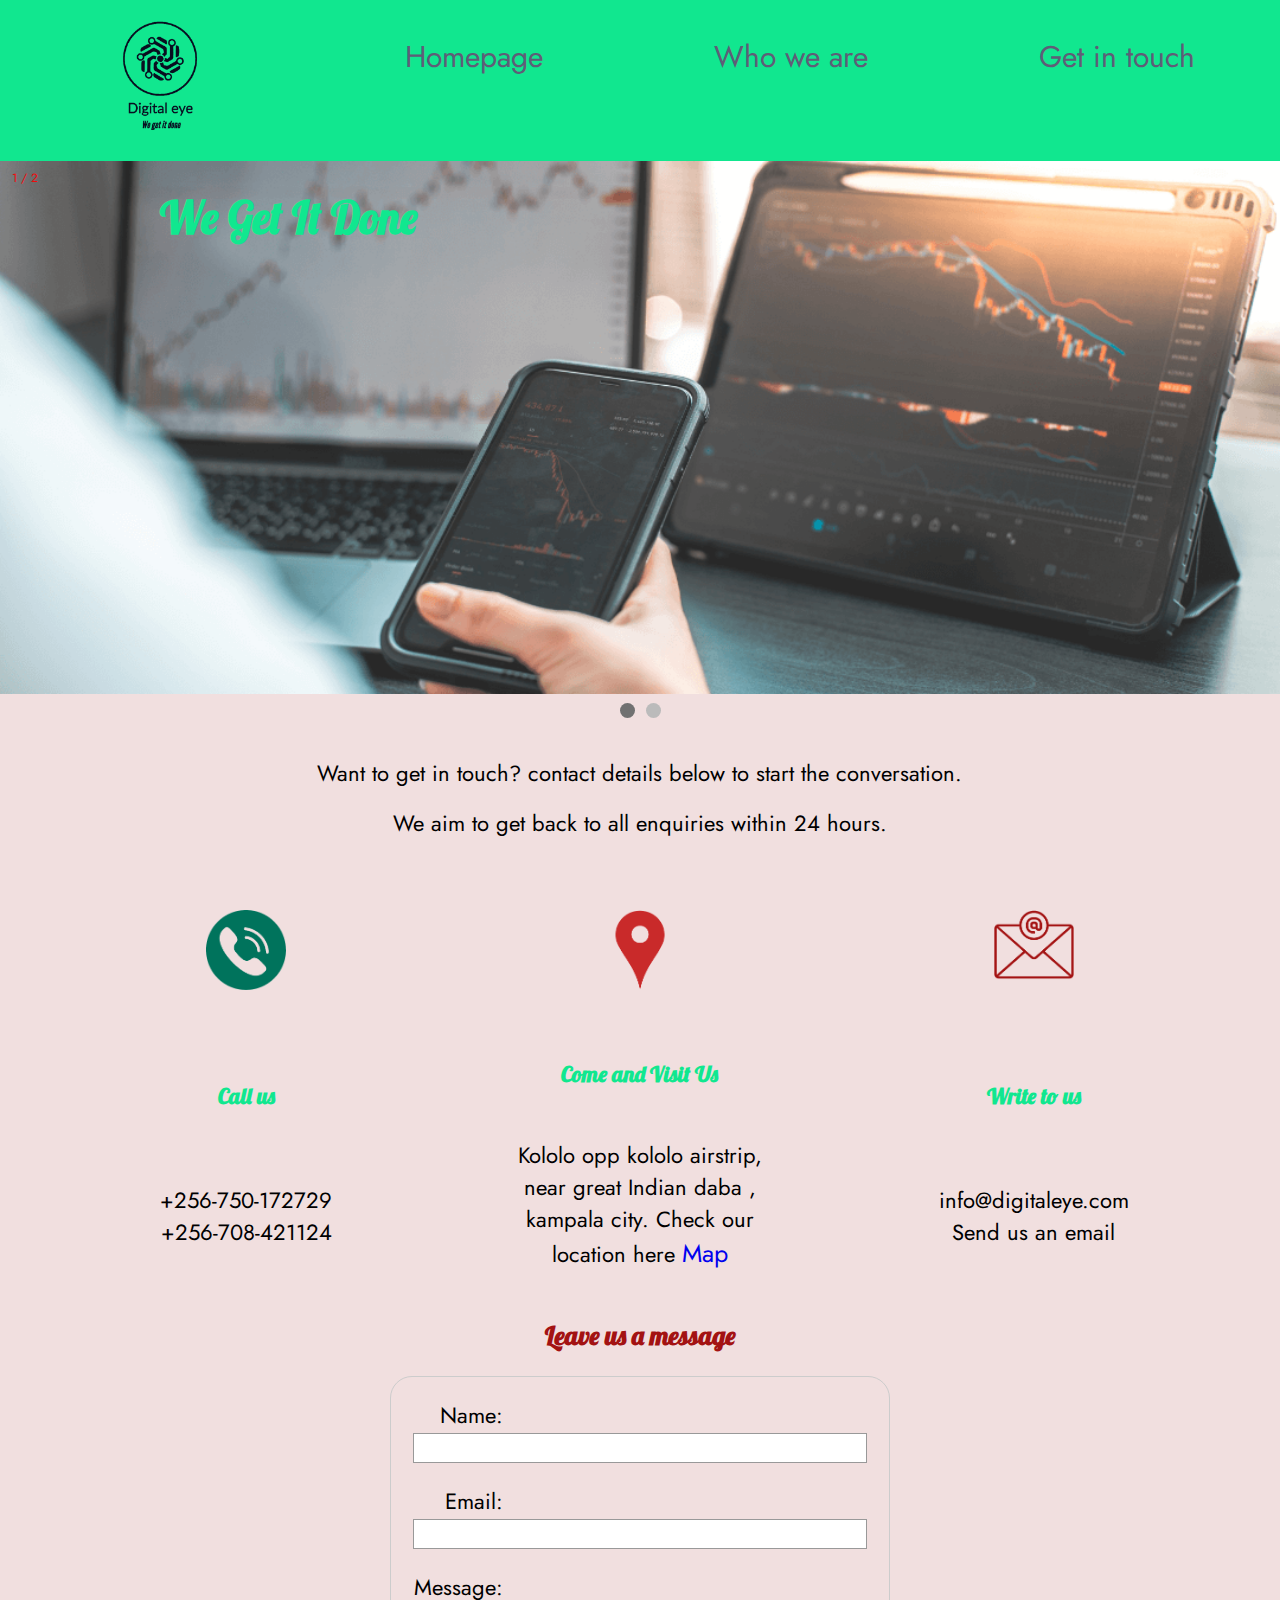
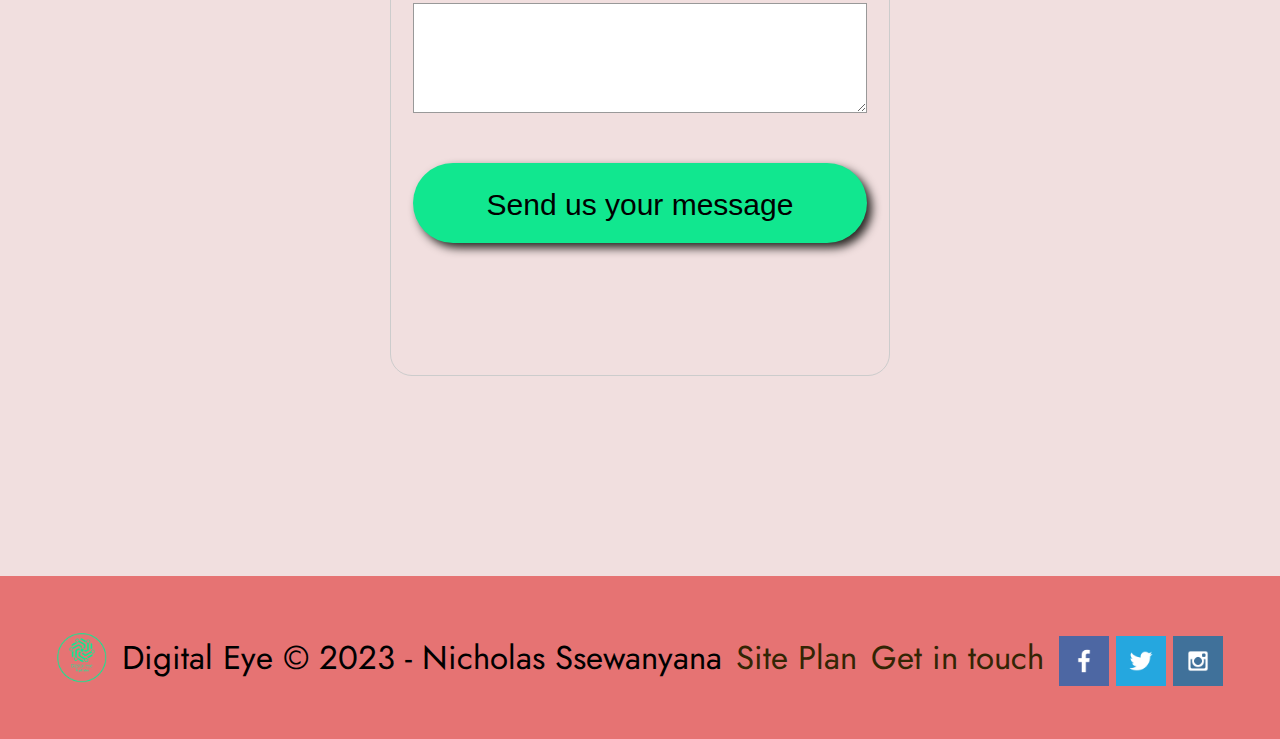
<file: digital-eye/get-in-touch.html>
<!DOCTYPE html>
<html lang="en">

<head>
    <meta charset="UTF-8">
    <meta name="viewport" content="width=device-width, initial-scale=1.0">
    <title>Get in touch for Digital eye</title>
    <link rel="stylesheet" href="styles/styles.css">
</head>

<body>
    <div class="content">
        <header>
            <a class="logo-link" href="index.html">
                <img class="logo" src="images/Digital-eye-new1.png" alt="logo">
            </a>
            <nav>
                <a href="index.html">Homepage</a>
                <a href="who-we-are.html">Who we are</a>
                <a href="get-in-touch.html">Get in touch</a>
            </nav>
        </header>
        <main>
            <div class="top-web">
                <div class="full-container">
                    <!-- Slideshow container -->
                    <div class="slideshow-container2">
                        <div class="mySlides3 fade slide-grid">
                            <div class="numbertext">1 / 2</div>
                            <figure>
                                <img class="img-slides" src="images/top.png" alt="img slider">
                            </figure>
                        </div>
                        <div class="mySlides3 fade slide-grid">
                            <div class="numbertext">2 / 2</div>
                            <figure>
                                <img class="img-slides" src="images/top2.png" alt="img slider">
                            </figure>
                        </div>
                        <!-- The dots/circles -->
                    </div>
                    <div class="dots-loc">
                        <span class="dot3"></span>
                        <span class="dot3"></span>
                    </div>
                </div>
                <div class="top-title">
                    <h1>We Get It Done</h1>
                </div>
            </div>
            <div class="info">
                <p class="info1">
                    Want to get in touch? contact details below to start the conversation. <br>
                    We aim to get back to all enquiries within 24 hours.
                </p>
                <div class="call">
                    <img src="images/call_us.png" alt="image for Get in touch">
                    <h4>Call us</h4>
                    <p>+256-750-172729 <br> +256-708-421124</p>
                </div>
                <div class="visit">
                    <img src="images/location.png" alt="image for Get in touch">
                    <h4>Come and Visit Us</h4>
                    <p>Kololo opp kololo airstrip, near great Indian daba , kampala city. Check our location here <a
                            href="https://www.google.com/maps/dir/0.3276282,32.5885326/Digital+Marketing+Solutions+(DMS)/@0.3274468,32.5867568,16z/data=!3m1!4b1!4m8!4m7!1m0!1m5!1m1!1s0x177dbb0c4de1d19d:0x98880eb4f7ad2c31!2m2!1d32.5899087!2d0.3267702?entry=ttu"
                            target="_blank">Map</a></p>
                </div>
                <div class="email">
                    <img src="images/email.png" alt="image for Get in touch">
                    <h4>Write to us</h4>
                    <p>info@digitaleye.com <br>Send us an email</p>
                </div>
            </div>


            <h3>Leave us a message</h3>

            <form action="/my-handling-form-page" method="post">
                <ul>
                    <li>
                        <label for="name">Name:</label>
                        <input type="text" id="name" name="user_name">
                    </li>
                    <li>
                        <label for="mail">Email:</label>
                        <input type="email" id="mail" name="user_email">
                    </li>
                    <li>
                        <label for="msg">Message:</label>
                        <textarea id="msg" name="user_message"></textarea>
                    </li>
                    <li class="button">
                        <button type="submit">Send us your message</button>

                    </li>
                </ul>
            </form>
        </main>
        <footer>
            <img src="images/logo.png" alt="logo">
            <p>Digital Eye &copy; 2023 - Nicholas Ssewanyana</p>
            <p><a href="site-plan.html">Site Plan</a></p>
            <p><a href="get-in-touch.html">Get in touch</a></p>
            <div class="social">
                <a href="https://facebook.com" target="_blank">
                    <img src="images/facebook.png" alt="fb icon">
                </a>
                <a href="https://twitter.com" target="_blank">
                    <img src="images/twitter.png" alt="twitter icon">
                </a>
                <a href="https://instagram.com" target="_blank">
                    <img src="images/instagram.png" alt="instagram icon">
                </a>
            </div>
        </footer>
        <script>
            let slideIndex3 = 0;
            showAutoSlides();

            function showAutoSlides() {
                let q;
                let slides3 = document.getElementsByClassName("mySlides3");
                let dots3 = document.getElementsByClassName("dot3");
                for (q = 0; q < slides3.length; q++) {
                    slides3[q].style.display = "none";
                }
                slideIndex3++;
                if (slideIndex3 > slides3.length) { slideIndex3 = 1 }
                for (q = 0; q < dots3.length; q++) {
                    dots3[q].className = dots3[q].className.replace(" active", "");
                }
                slides3[slideIndex3 - 1].style.display = "grid";
                dots3[slideIndex3 - 1].className += " active";
                setTimeout(showAutoSlides, 5000); // Change image every 5 seconds
            }
        </script>
        <script>
            // get the feedback div element so we can do something with it.
            const feedbackElement = document.getElementById('feedback');
            // get the form so we can read what was entered in it.
            const formElement = document.forms[0];
            // add a 'listener' to wait for a submission of our form. When that happens run the code below.
            formElement.addEventListener('submit', function (e) {
                // stop the form from doing the default action.
                e.preventDefault();
                // set the contents of our feedback element to a message letting the user know the form was submitted successfully. Notice that we pull the name that was entered in the form to personalize the message!
                feedbackElement.innerHTML = 'Hello ' + formElement.user_name.value + '! Thank you for your message. We will get back with you as soon as possible!';
                // make the feedback element visible.
                feedbackElement.style.display = "block";
                // add a class to move everything down so our message doesn't cover it.
                document.body.classList.toggle('moveDown');
            });
        </script>
    </div>
</body>

</html>
</file>
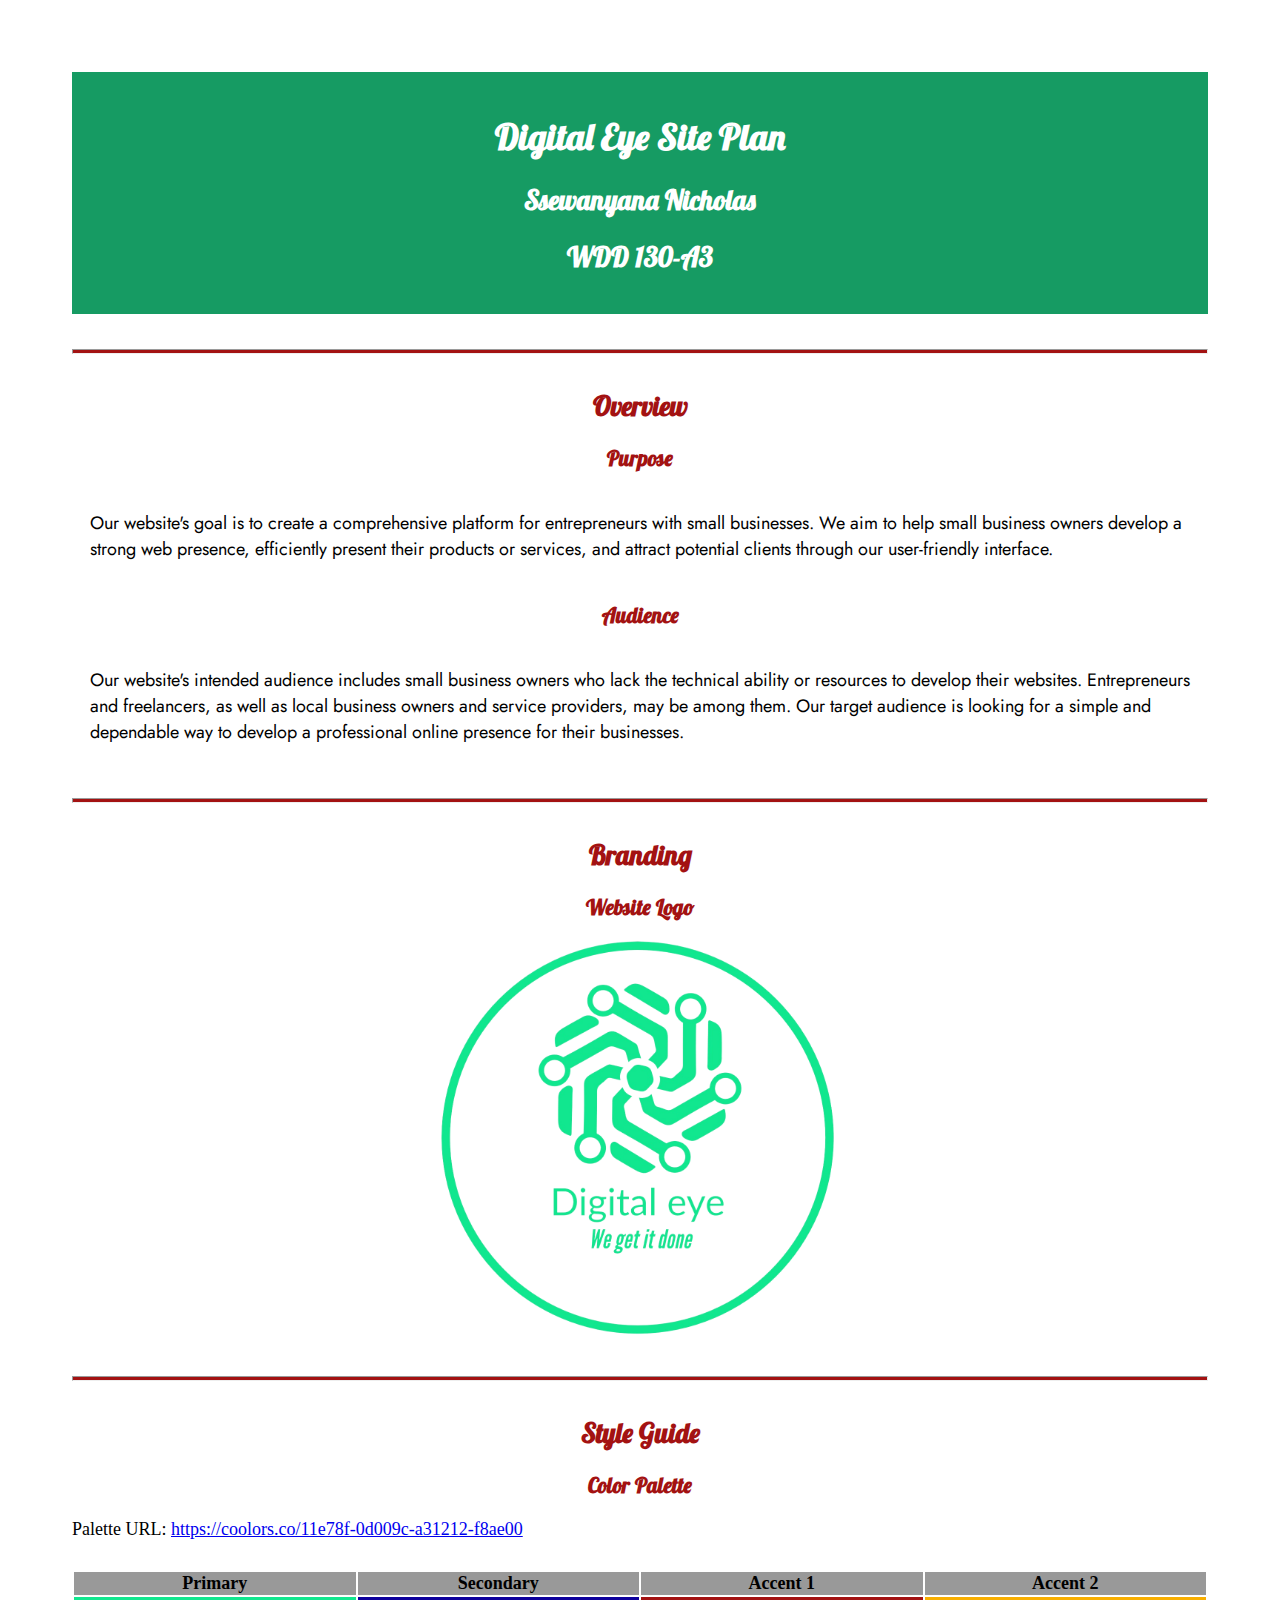
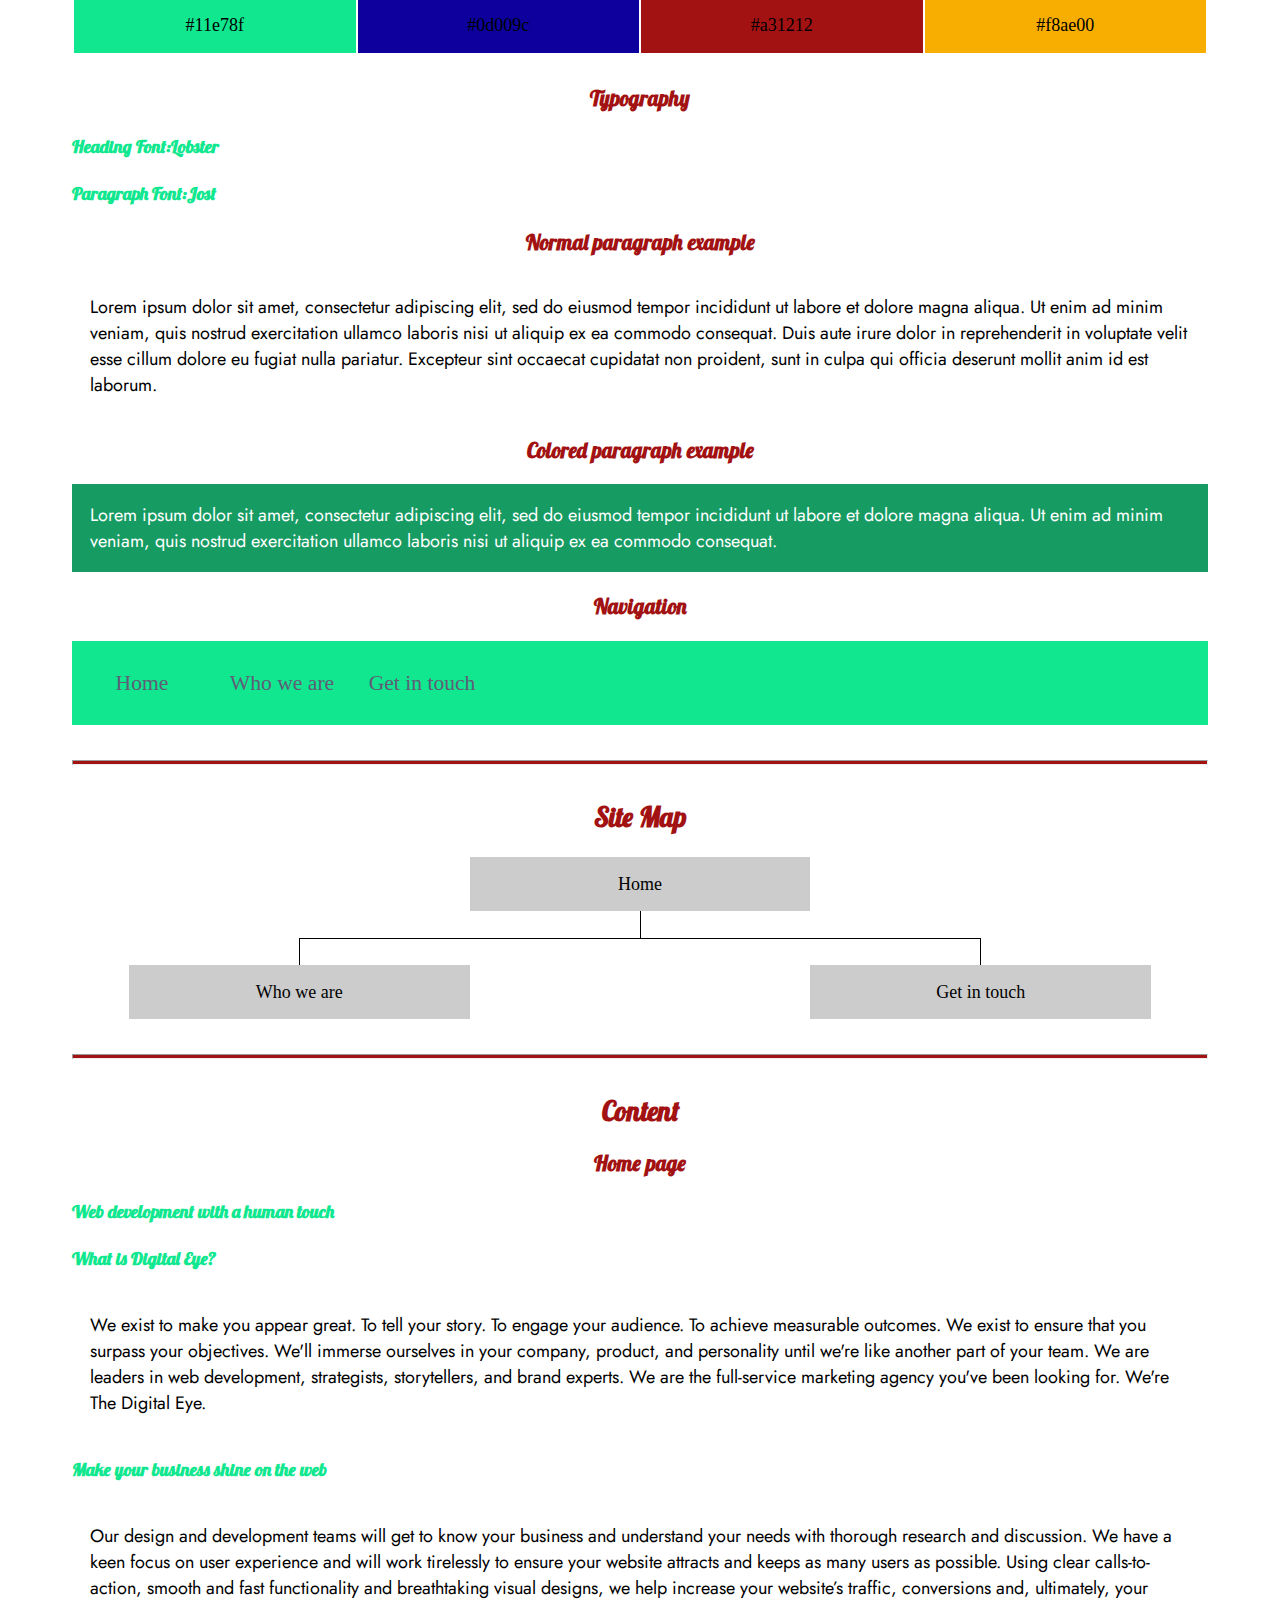
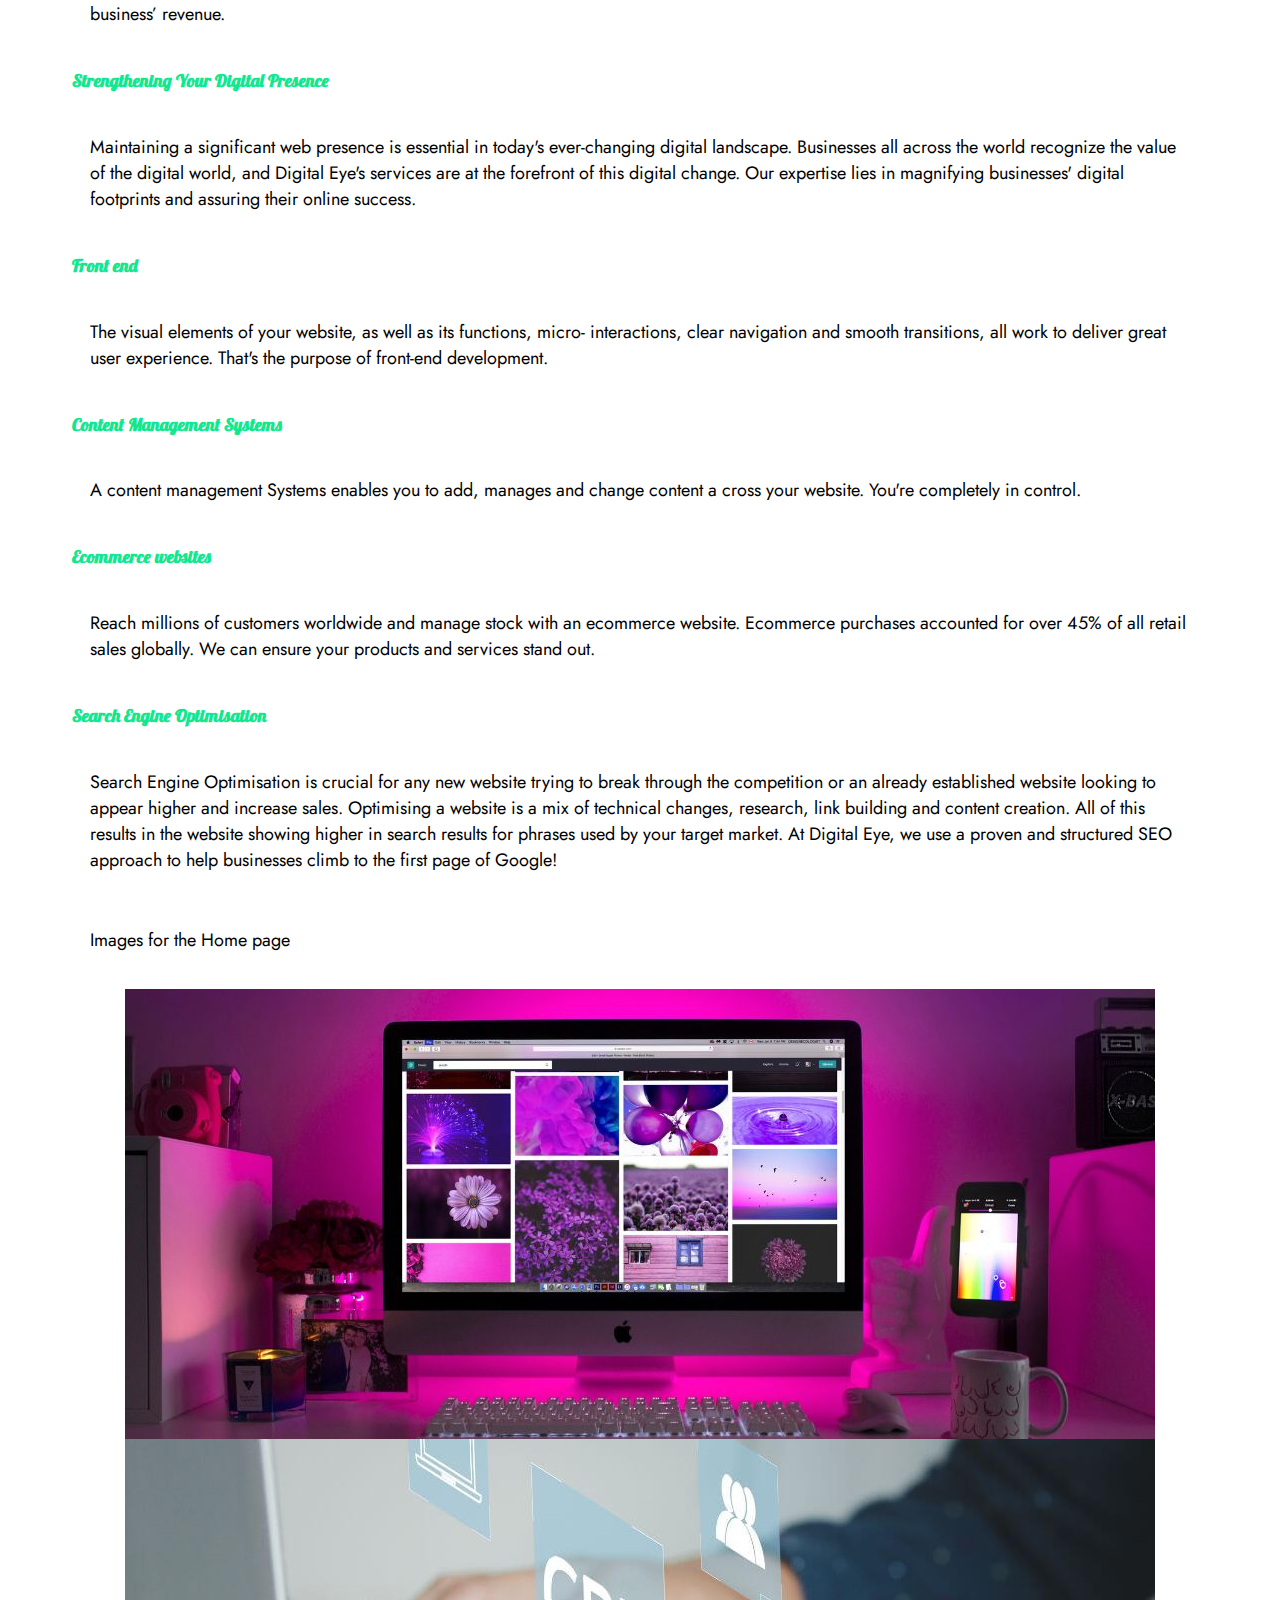
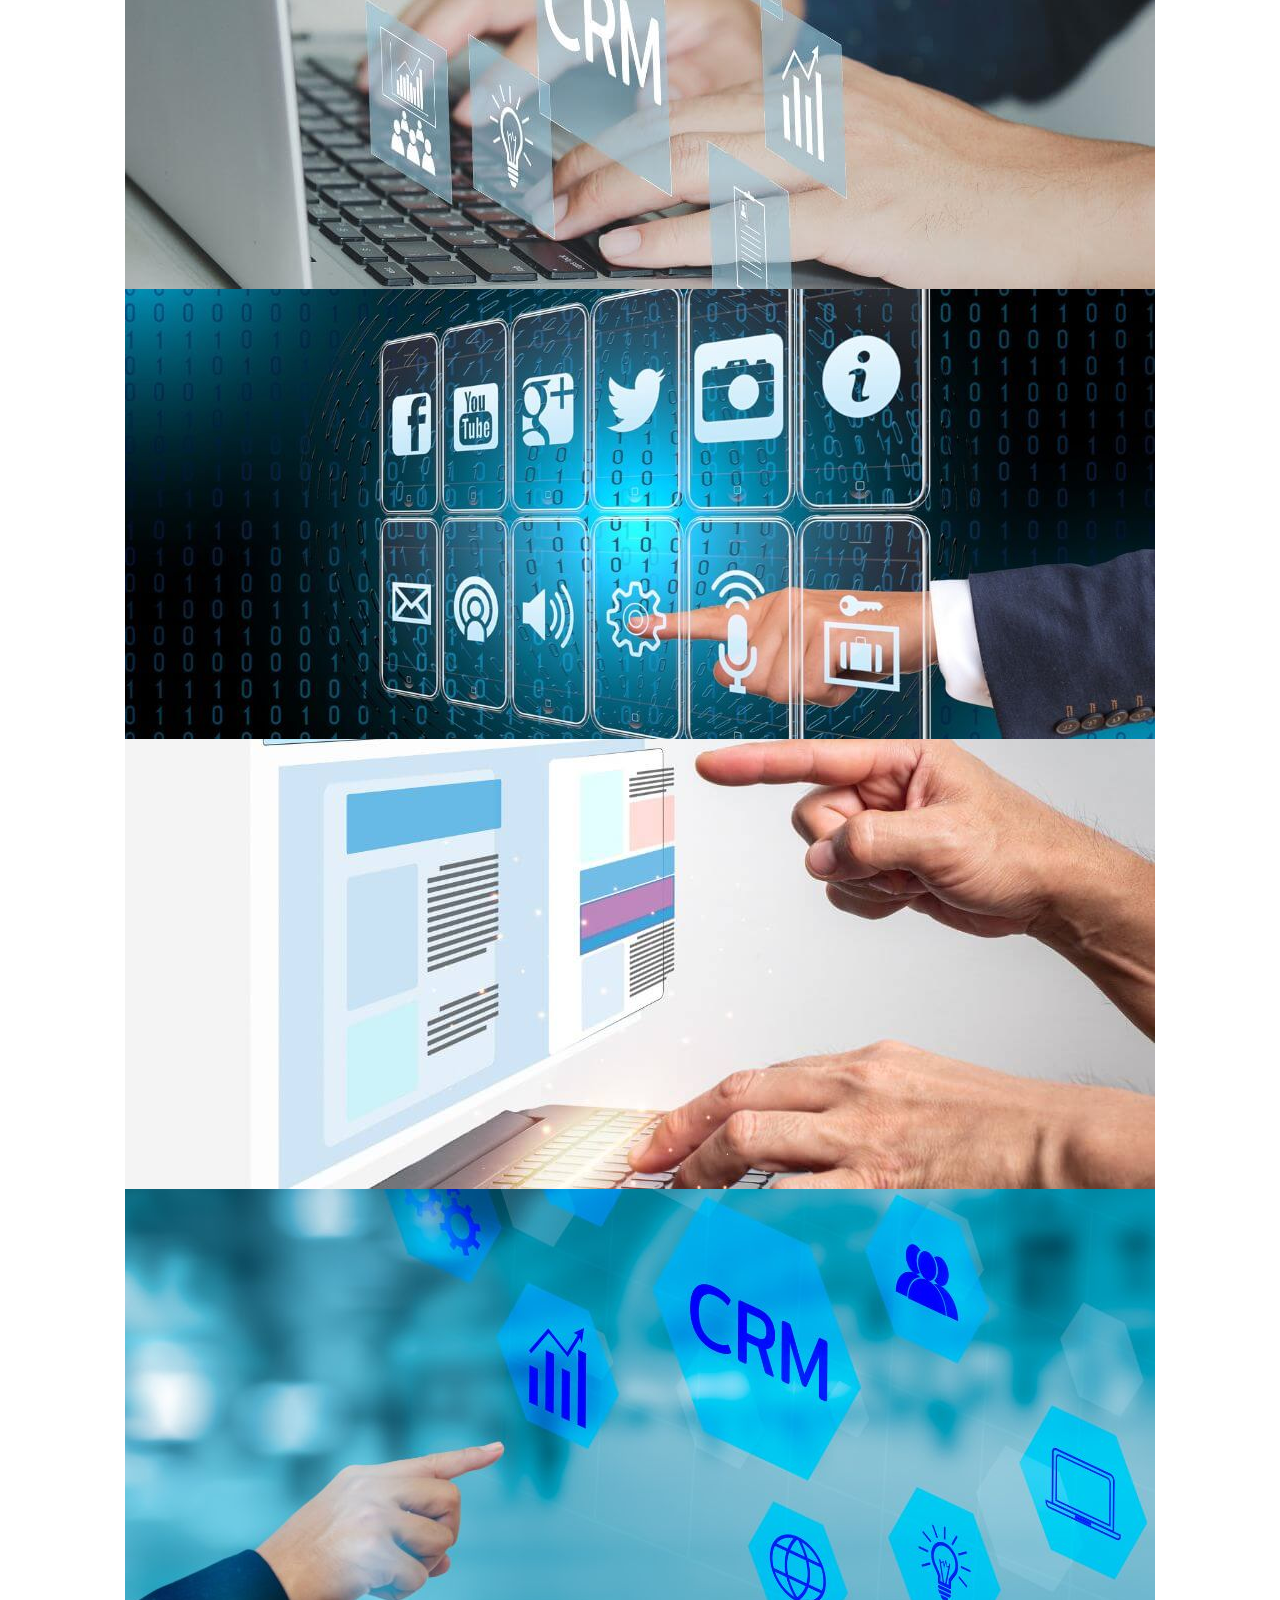
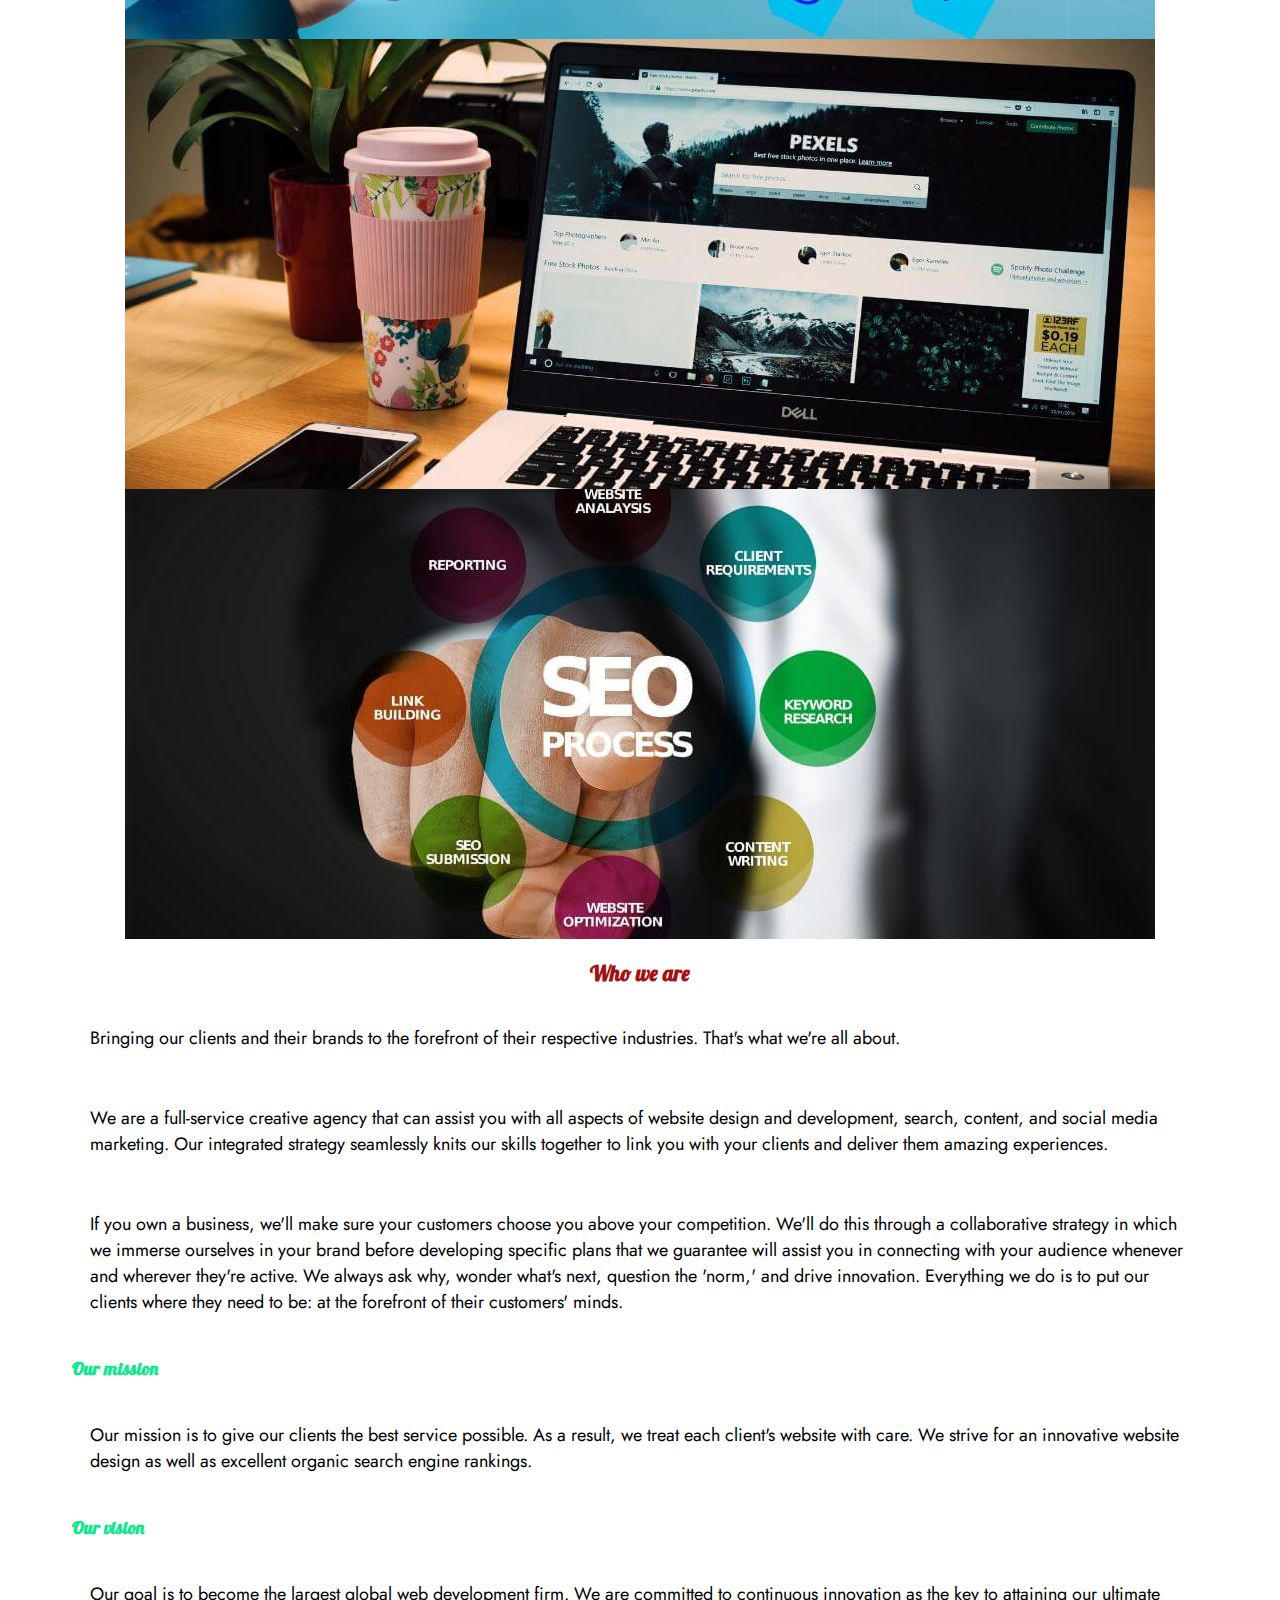
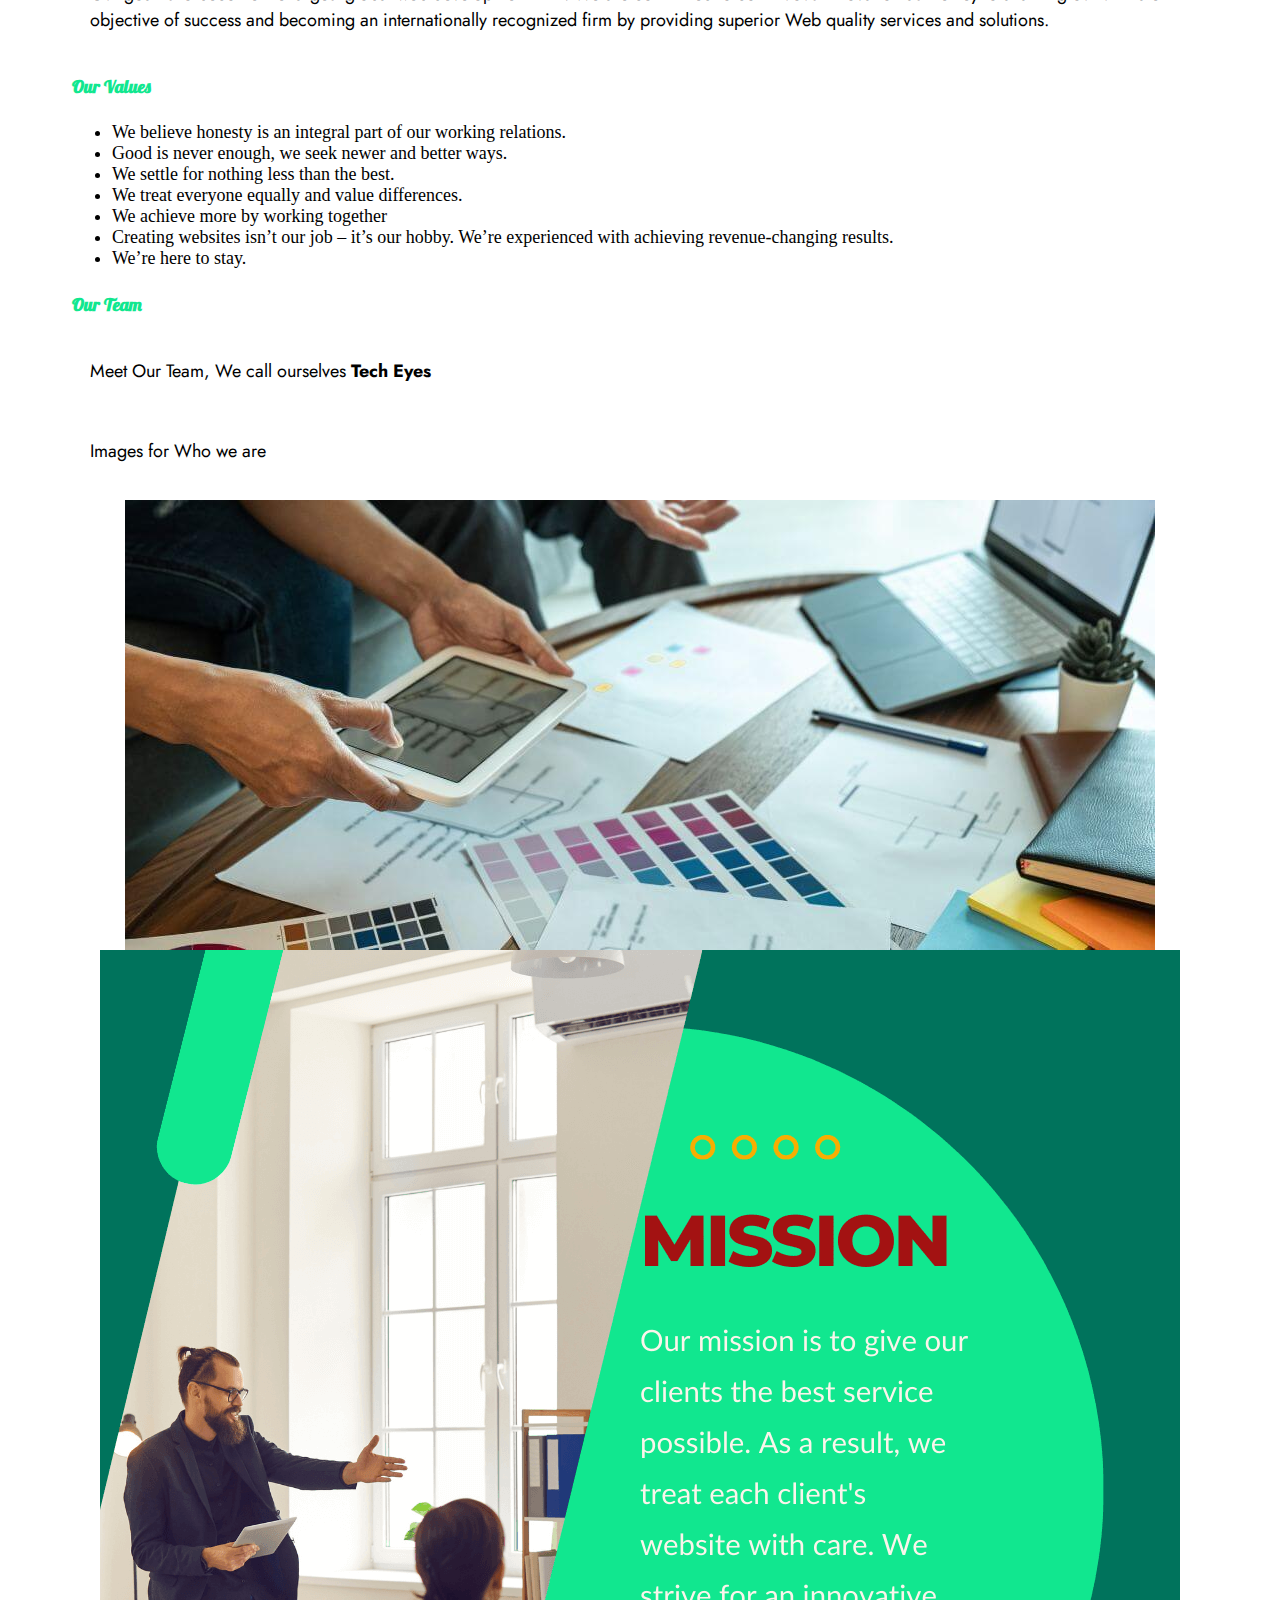
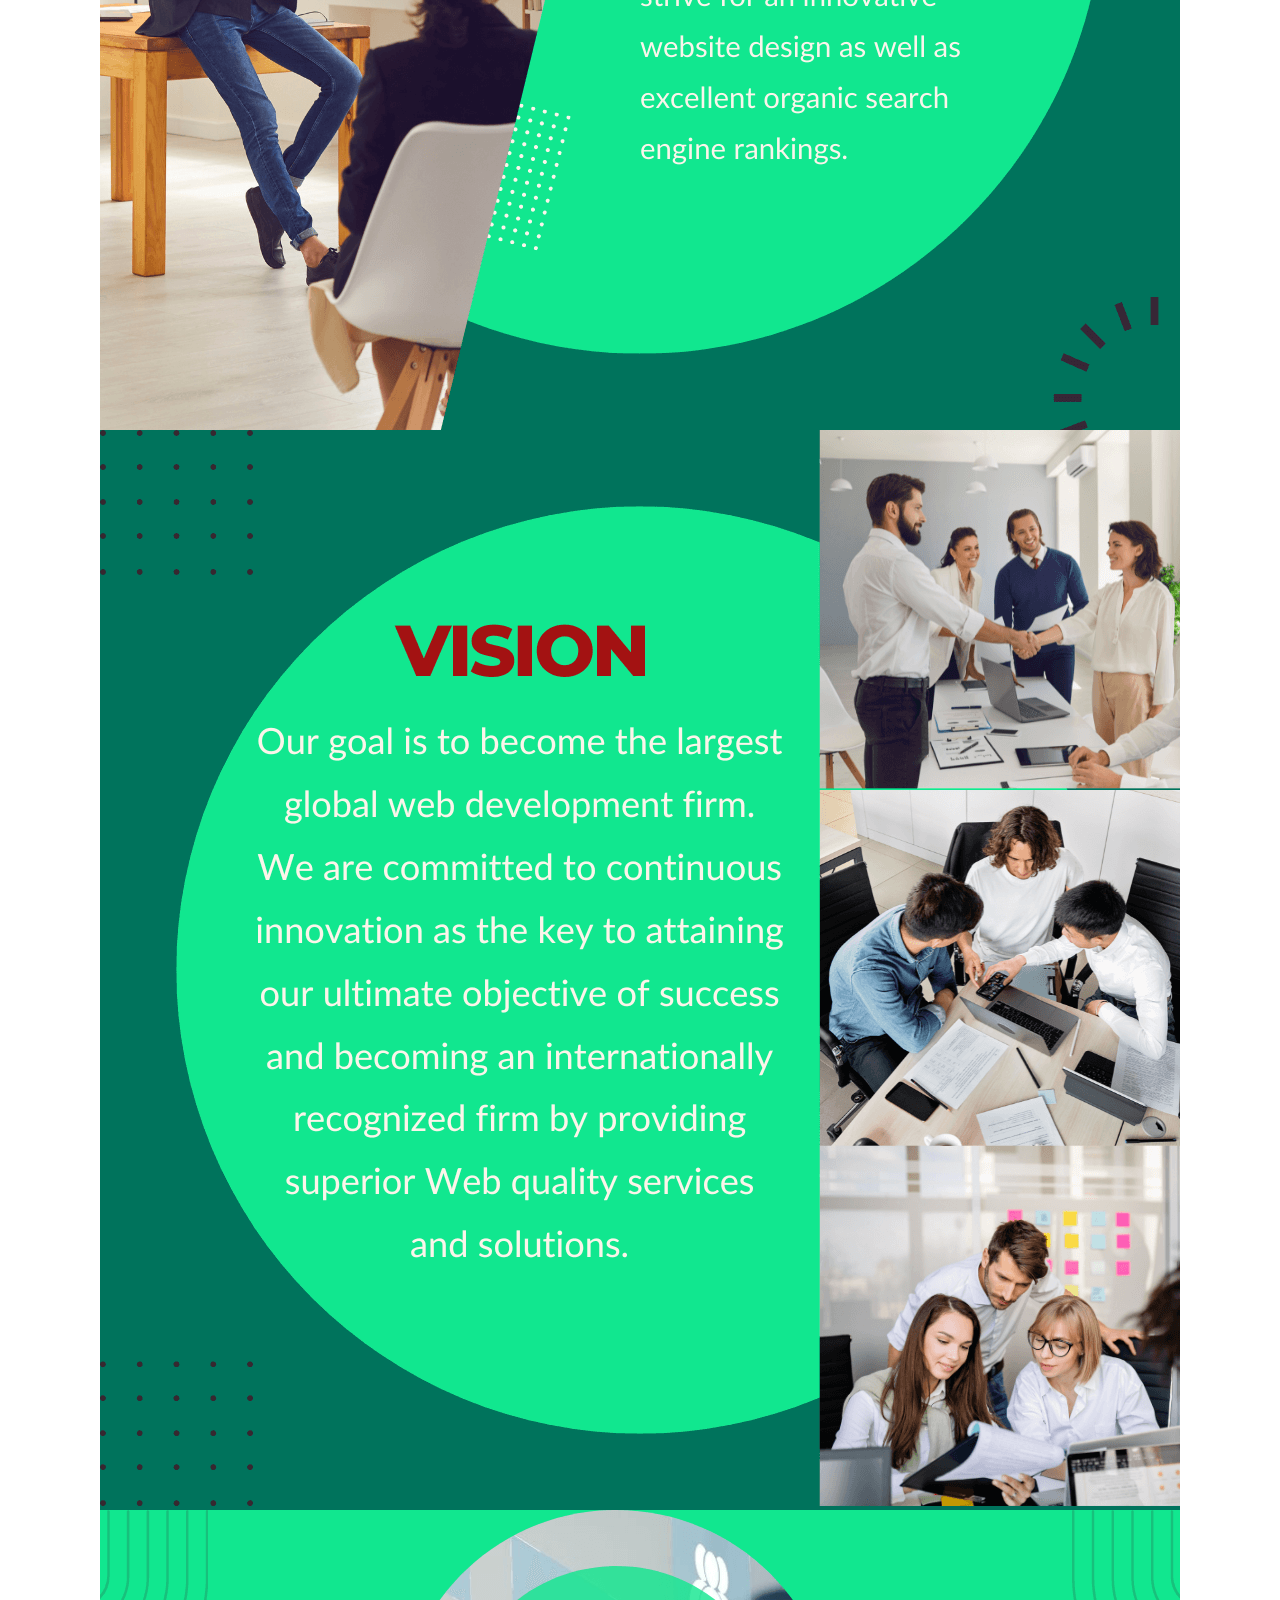
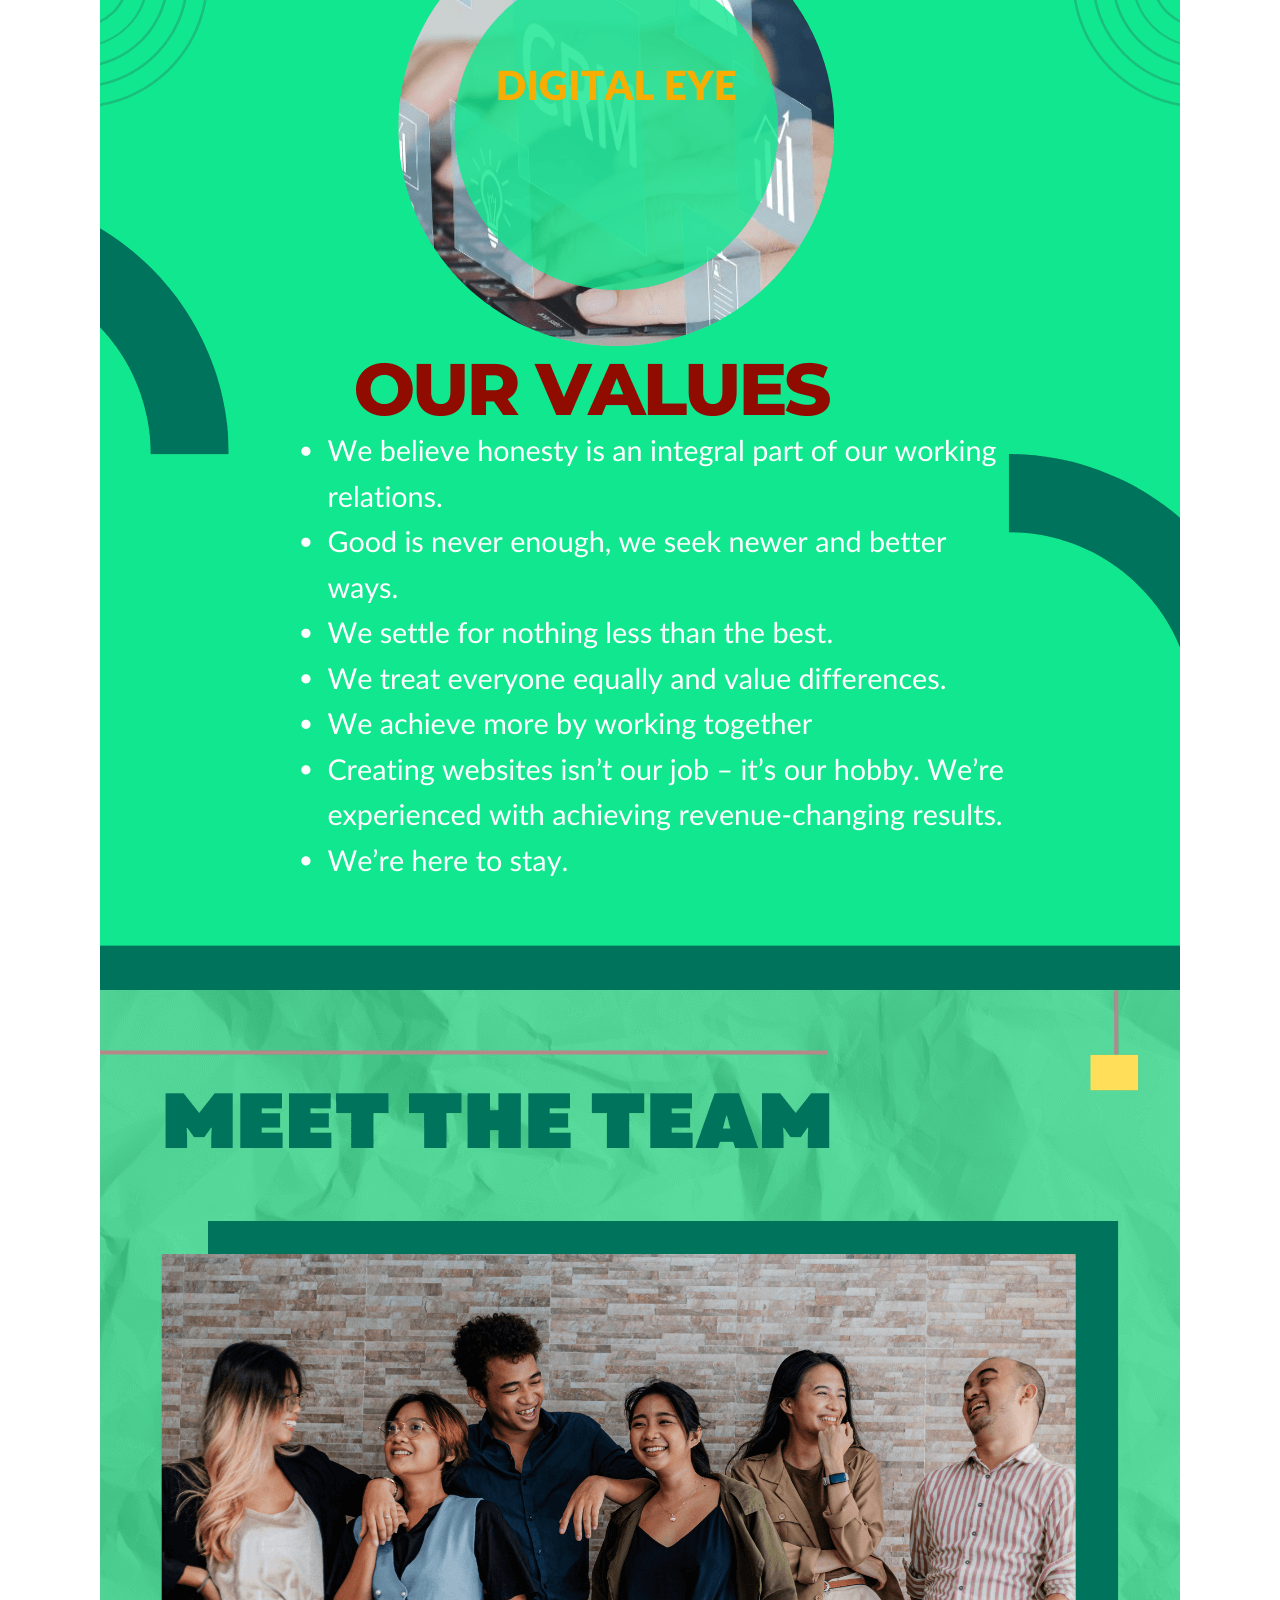
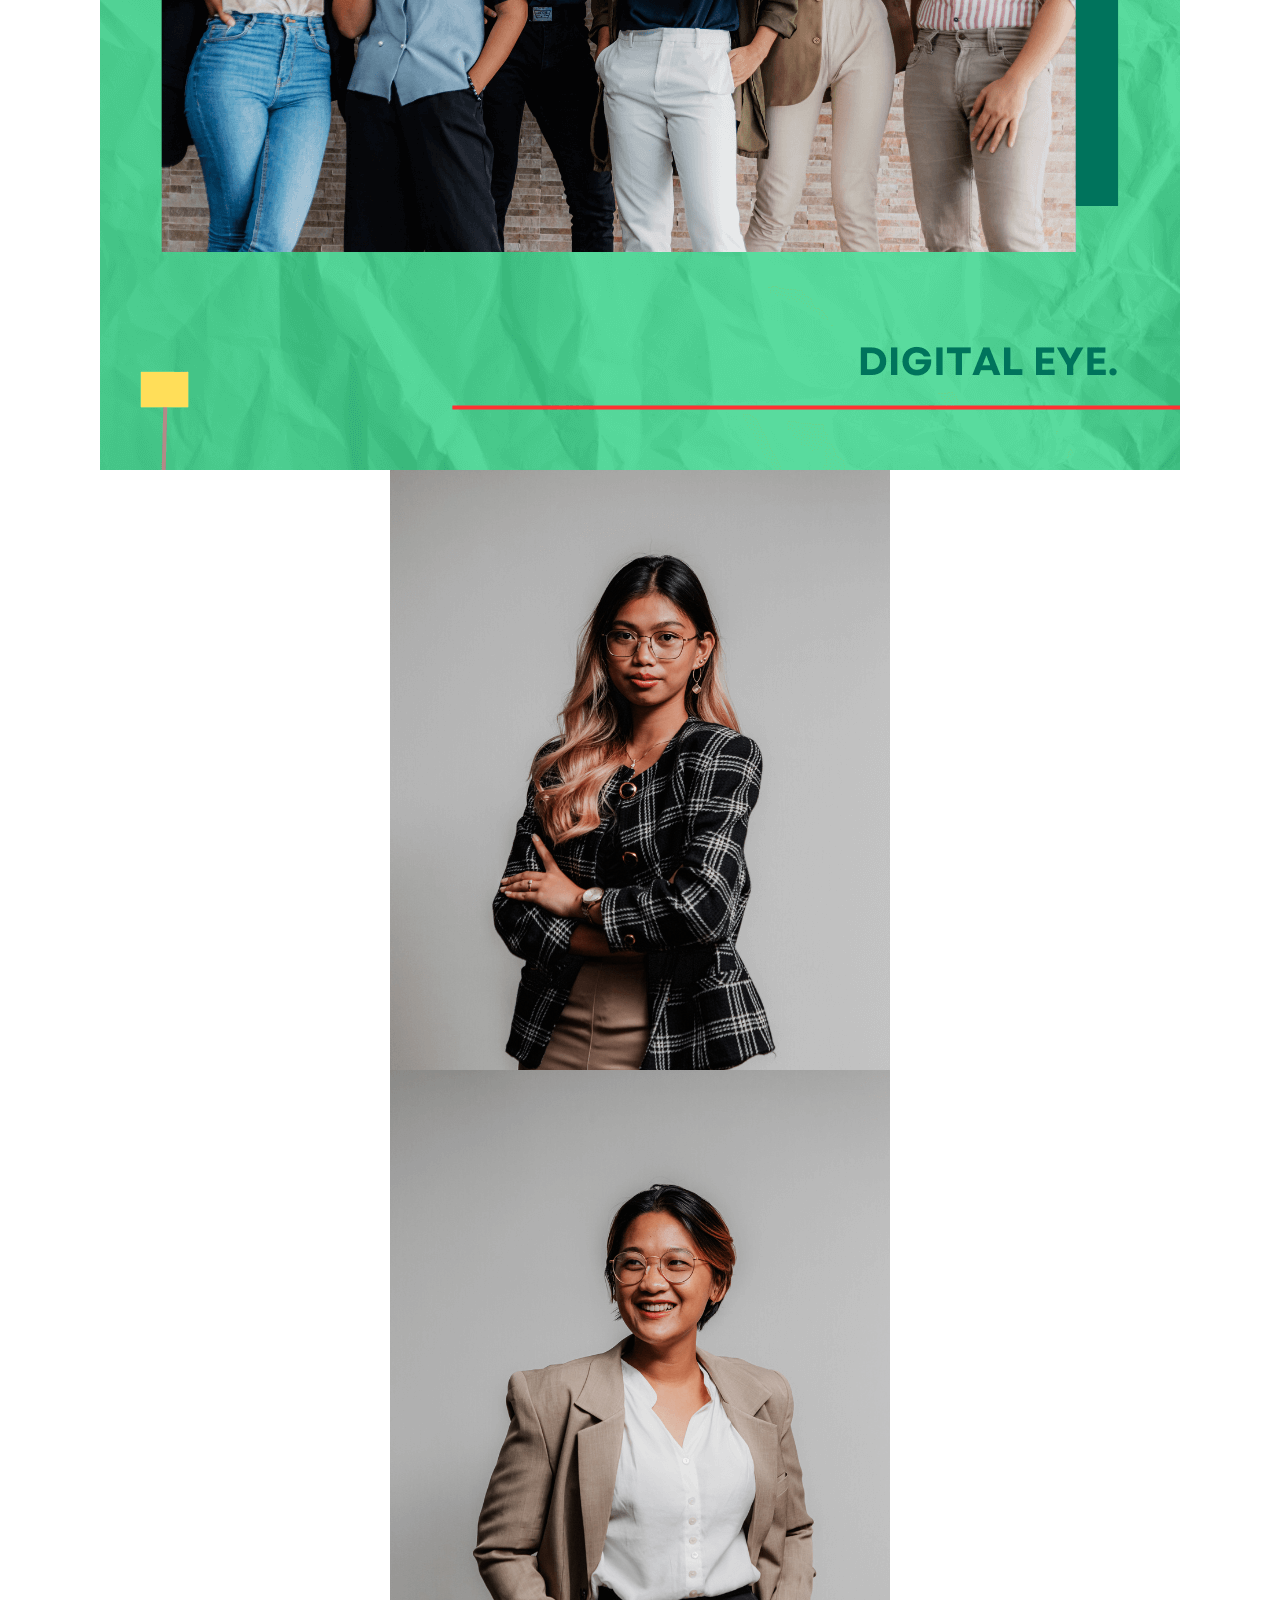
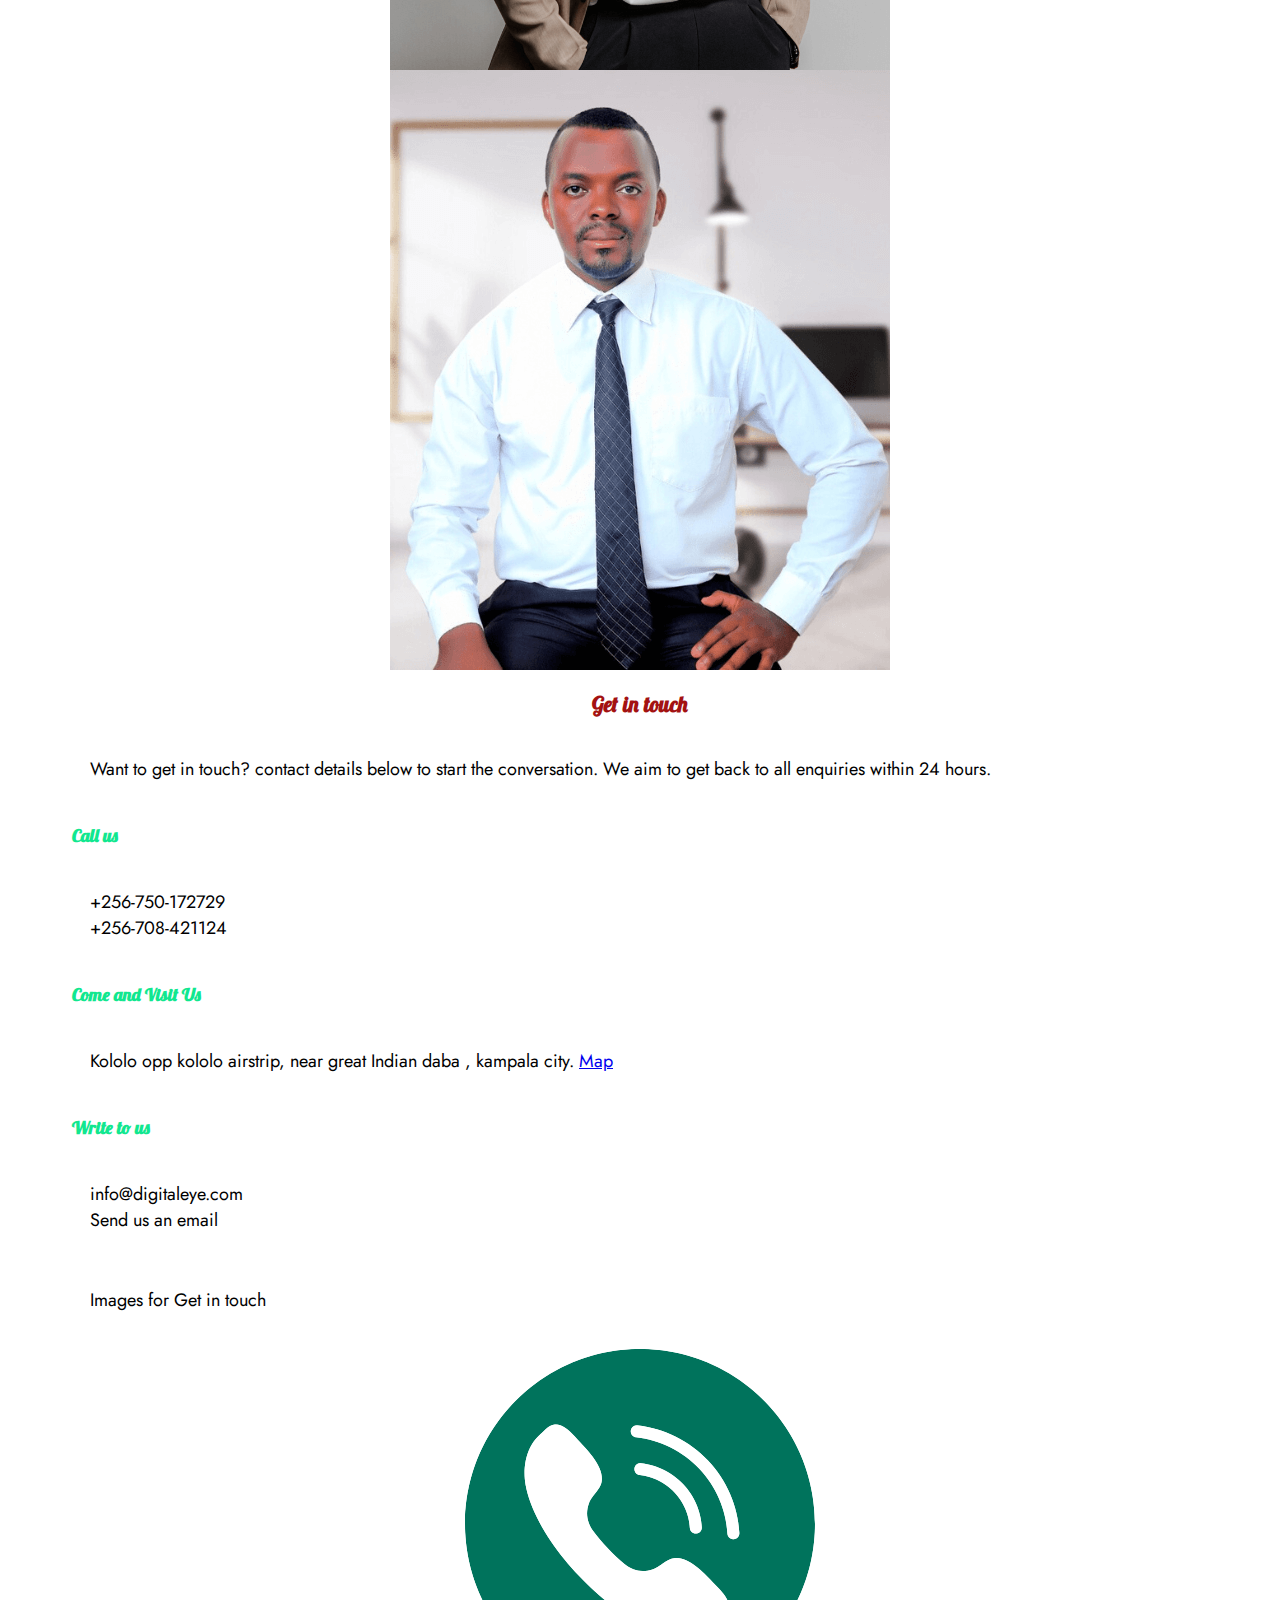
<file: digital-eye/site-plan.html>
<!DOCTYPE html>
<html lang="en-us">
    
  <head>
    <meta charset="utf-8">
    <title>Site Plan</title>
    <link type="text/css" rel="stylesheet" href="styles/site-plan.css">
  </head>

  <body>
    <header>
      <h1>Digital Eye Site Plan</h1>
      <h2>Ssewanyana Nicholas</h2>
      <h2>WDD 130-A3</h2>
      <!-- In the header above, add the name or your site, your name and class number. For example if you are in section 3 you would put WDD 130.03 -->
    </header>
    <main>

      <!-- ------------------------Steps 2-3------------------------------ -->
      <hr>
      <h2>Overview</h2>
      <h3>Purpose</h3>
      <p>Our website's goal is to create a comprehensive platform for entrepreneurs with 
        small businesses. We aim to help small business owners develop a strong web presence, 
        efficiently present their products or services, and attract potential clients through 
        our user-friendly interface.</p>  <!-- change this -->


      <h3>Audience</h3>
      <p>Our website's intended audience includes small business owners who lack the technical
         ability or resources to develop their websites. Entrepreneurs and freelancers, as well
          as local business owners and service providers, may be among them. Our target audience 
          is looking for a simple and dependable way to develop a professional online presence for
           their businesses.</p>  <!-- change this -->

      <hr>
      <h2>Branding</h2>
      <h3>Website Logo</h3>
      <!-- Replace this with some sort of logo for your site.  A logo can be as simple as the name of your site in a nice font :) -->
      <img class="logo" src="images/logo.png" alt="Logo image">
      <hr>
      <h2>
        Style Guide
      </h2>

      <!-- ------------------------Steps 4-8------------------------------ -->

      <h3>
        Color Palette
      </h3>
      <!--  The colors you choose for a website are one of the most important decisions you will make. Follow the instructions on the activity in iLearn then return and replace the color codes below with the hex color codes (the 6 digit numbers that show at the bottom of each color) for the colors you have chosen below.  You should have at least 2 colors but do not have to fill in all 4 if you do not need them.  -->

      <!-- Copy and paste the URL to your finished palette below Make sure to paste it into both spots -->
      Palette URL: <a href="https://coolors.co/11e78f-0d009c-a31212-f8ae00" target="_blank">https://coolors.co/11e78f-0d009c-a31212-f8ae00</a>


      <table class="colors">
        <tr><th>Primary</th><th>Secondary</th><th>Accent 1</th><th>Accent 2</th></tr>
        <!-- Replace the numbers in the boxes below with your hex color codes. Then switch to the site-plan.css file and change your colors there as well. -->
        <tr><td class="primary">#11e78f</td><td class="secondary">#0d009c</td><td class="accent1">#a31212</td><td class="accent2">#f8ae00</td></tr>
      </table>

      <!-- ------------------------Step 9--------------------#a31212---------- -->

      <h3>
        Typography
      </h3>
      <!-- Choose a font for your paragraphs (body copy) and headlines. What font(s) have you chosen? Why did you choose what you did?  Make sure to review the list of web safe fonts at W3Schools.org as a starting point.  Think also about which of your colors above you might use for background and font colors. -->

      <h4>
        Heading Font:Lobster  <!-- change this -->
      </h4>
      <h4>
        Paragraph Font:Jost <!-- change this -->
      </h4>
      <h3>
        Normal paragraph example
      </h3>
      <p>
        Lorem ipsum dolor sit amet, consectetur adipiscing elit, sed do eiusmod tempor incididunt ut labore et dolore magna aliqua. Ut enim ad minim veniam, quis nostrud exercitation ullamco laboris nisi ut aliquip ex ea commodo consequat. Duis aute irure dolor in reprehenderit in voluptate velit esse cillum dolore eu fugiat nulla pariatur. Excepteur sint occaecat cupidatat non proident, sunt in culpa qui officia deserunt mollit anim id est laborum.
      </p>
      <h3>
        Colored paragraph example
      </h3>
      <p class="colored">
        Lorem ipsum dolor sit amet, consectetur adipiscing elit, sed do eiusmod tempor incididunt ut labore et dolore magna aliqua. Ut enim ad minim veniam, quis nostrud exercitation ullamco laboris nisi ut aliquip ex ea commodo consequat. 
      </p>

      <!-- ------------------------Step 10------------------------------ -->

      <h3>
        Navigation
      </h3>
      <!-- Think about how you want your navigation bar to look. In the site-plan.css file change the colors to your colors to get the look you desire. --> 
      <nav>
        <a href="#">Home</a>
        <a href="#">Who we are</a>
        <a href="#">Get in touch</a>
      </nav>
      <hr>
      <h2>
        Site Map
      </h2>
      <div class="sitemap">
        <div class="sm-home">
          Home
        </div>
        <div class="sm-page2">
          Who we are <!-- change this -->
        </div>
        <div class="sm-page3">
          Get in touch  <!-- change this -->
        </div>

        <div class="top">
          &nbsp;
        </div>
        <div class="left">
          &nbsp;
        </div>
        <div class="right">
          &nbsp;
        </div>

      </div>

      <!-- --------Content Section -------------- -->
      <hr>
      <h2>
        Content
      </h2>
      <h3>Home page</h3>

      <h4>Web development with a human touch</h4>

      <h4>What is Digital Eye?</h4>
      <p>
        We exist to make you appear great. To tell your story. To engage your audience. To achieve measurable outcomes. We exist to ensure that you surpass your objectives.

        We'll immerse ourselves in your company, product, and personality until we're like another part of your team.

        We are leaders in web development, strategists, storytellers, and brand experts. We are the full-service marketing agency you've been looking for.

        We're The Digital Eye.
      </p>

      <h4>Make your business shine on the web</h4>
      <p>Our design and development teams will get to know your business and understand your needs with thorough
         research and discussion. We have a keen focus on user experience and will work tirelessly to ensure 
         your website attracts and keeps as many users as possible. Using clear calls-to-action, smooth and 
         fast functionality and breathtaking visual designs, we help increase your website’s traffic, 
         conversions and, ultimately, your business’ revenue.</p>

      <h4>Strengthening Your Digital Presence</h4>
      <p>Maintaining a significant web presence is essential in today's ever-changing digital landscape. 
        Businesses all across the world recognize the value of the digital world, and Digital Eye's
         services are at the forefront of this digital change. Our expertise lies in magnifying 
         businesses' digital footprints and assuring their online success.</p>

      <h4>Front end</h4>
      <p>The visual elements of your website, as well as its functions, micro- interactions, clear navigation and smooth transitions, all work to
        deliver great user experience. That's the purpose of front-end development.</p>
      <h4>Content Management Systems</h4>
      <p>A content management Systems enables you to add, manages and change content a cross your website. You're completely in control.</p>

      <h4>Ecommerce websites</h4>
      <p>Reach millions of customers worldwide and manage stock with an ecommerce website. 
        Ecommerce purchases accounted for over 45% of all retail sales globally. We can ensure 
        your products and services stand out.</p>

      <h4>Search Engine Optimisation</h4>
      <p>Search Engine Optimisation is crucial for any new website trying to break through the 
        competition or an already established website looking to appear higher and increase sales.
        Optimising a website is a mix of technical changes, research, link building and content creation.
         All of this results in the website showing higher in search results for phrases used by your target market.
        At Digital Eye, we use a proven and structured SEO approach to help businesses climb to the first page of Google!</p>

      <p>Images for the Home page</p>
        <img src="images/Untitled design.jpg" alt="image for homepage">
        <img src="images/shine_on_web.jpg" alt="image for homepage">
        <img src="images/strenghtening.jpg" alt="image for homepage">
        <img src="images/front_end.jpg" alt="image for homepage">
        <img src="images/cms.jpg" alt="image for homepage">
        <img src="images/ecommerce.jpg" alt="image for homepage">
        <img src="images/seo.jpg" alt="image for homepage">

      </ul>
      <h3>Who we are</h3>
      <p>
        Bringing our clients and their brands to the forefront of their respective industries. That's what we're all about.
      </p>
      <p>We are a full-service creative agency that can assist you with all aspects of website design 
        and development, search, content, and social media marketing. Our integrated strategy 
        seamlessly knits our skills together to link you with your clients and deliver them
         amazing experiences.</p>

      <p>If you own a business, we'll make sure your customers choose you above your competition. 
        We'll do this through a collaborative strategy in which we immerse ourselves in your brand
         before developing specific plans that we guarantee will assist you in connecting with your
          audience whenever and wherever they're active. We always ask why, wonder what's next,
           question the 'norm,' and drive innovation. Everything we do is to put our clients 
           where they need to be: at the forefront of their customers' minds.</p>
      
      <h4>Our mission</h4>
      <p>Our mission is to give our clients the best service possible. As a result, 
        we treat each client's website with care. We strive for an innovative website design 
        as well as excellent organic search engine rankings.</p>
  
      <h4>Our vision</h4>
      <p>Our goal is to become the largest global web development firm. We are committed to 
        continuous innovation as the key to attaining our ultimate objective of success and
         becoming an internationally recognized firm by providing superior Web quality services 
         and solutions.</p>

      <h4>Our Values</h4>
      <ul>
        <li>We believe honesty is an integral part of our working relations.</li>
        <li>Good is never enough, we seek newer and better ways.</li>
        <li>We settle for nothing less than the best.</li>
        <li>We treat everyone equally and value differences.</li>
        <li>We achieve more by working together</li>
        <li>Creating websites isn’t our job – it’s our hobby. We’re experienced with achieving revenue-changing results.</li>
        <li>We’re here to stay.</li>
      </ul>

      <h4>Our Team</h4>
      <p>Meet Our Team, We call ourselves <b>Tech Eyes</b></p>
      <p>Images for Who we are</p>
        <img src="images/diversy.jpg" alt="image for who we are">
        <img src="images/mission.png" alt="image for who we are">
        <img src="images/vision.png" alt="image for who we are">
        <img src="images/values.png" alt="image for who we are">
        <img src="images/teem.png" alt="image for who we are">
        <img src="images/ceo1.png" alt="image for who we are">
        <img src="images/manager1.png" alt="image for who we are">
        <img src="images/nicholas.png" alt="image for who we are">


      </ul>
      <h3>Get in touch</h3>
      <p>
        Want to get in touch? contact details below to start the conversation. 
        We aim to get back to all enquiries within 24 hours.
      </p>
      <h4>Call us</h4>
      <p>+256-750-172729 <br> +256-708-421124</p>

      <h4>Come and Visit Us</h4>
      <p>Kololo opp kololo airstrip, near great Indian daba , kampala city.  <a href="#">Map</a></p>

      <h4>Write to us</h4>
      <p>info@digitaleye.com <br>Send us an email</p>
      <p>Images for Get in touch</p>
        <img src="images/call_us.png" alt="image for Get in touch">
        <img src="images/location.png" alt="image for Get in touch">
        <img src="images/email.png" alt="image for Get in touch">
        <img src="images/top.png" alt="image for Get in touch">
        <img src="images/top2.png" alt="image for Get in touch">

      </ul>
      <hr>
      <h2>
        Wireframes
      </h2>
      <p>
        Create three wireframes for your site. One for each page and list them here</p>

      <h3>Home</h3>

      <img src="images/homepage.png" alt="home page wireframe">

      <h3>Who we are</h3>

      <img src="images/who-we-are.png" alt="Who we are wireframe">

      <h3>Get in touch</h3>

      <img src="images/contact-us.png" alt="Get in touch wireframe">
    </main>
  </body>

</html>
</file>
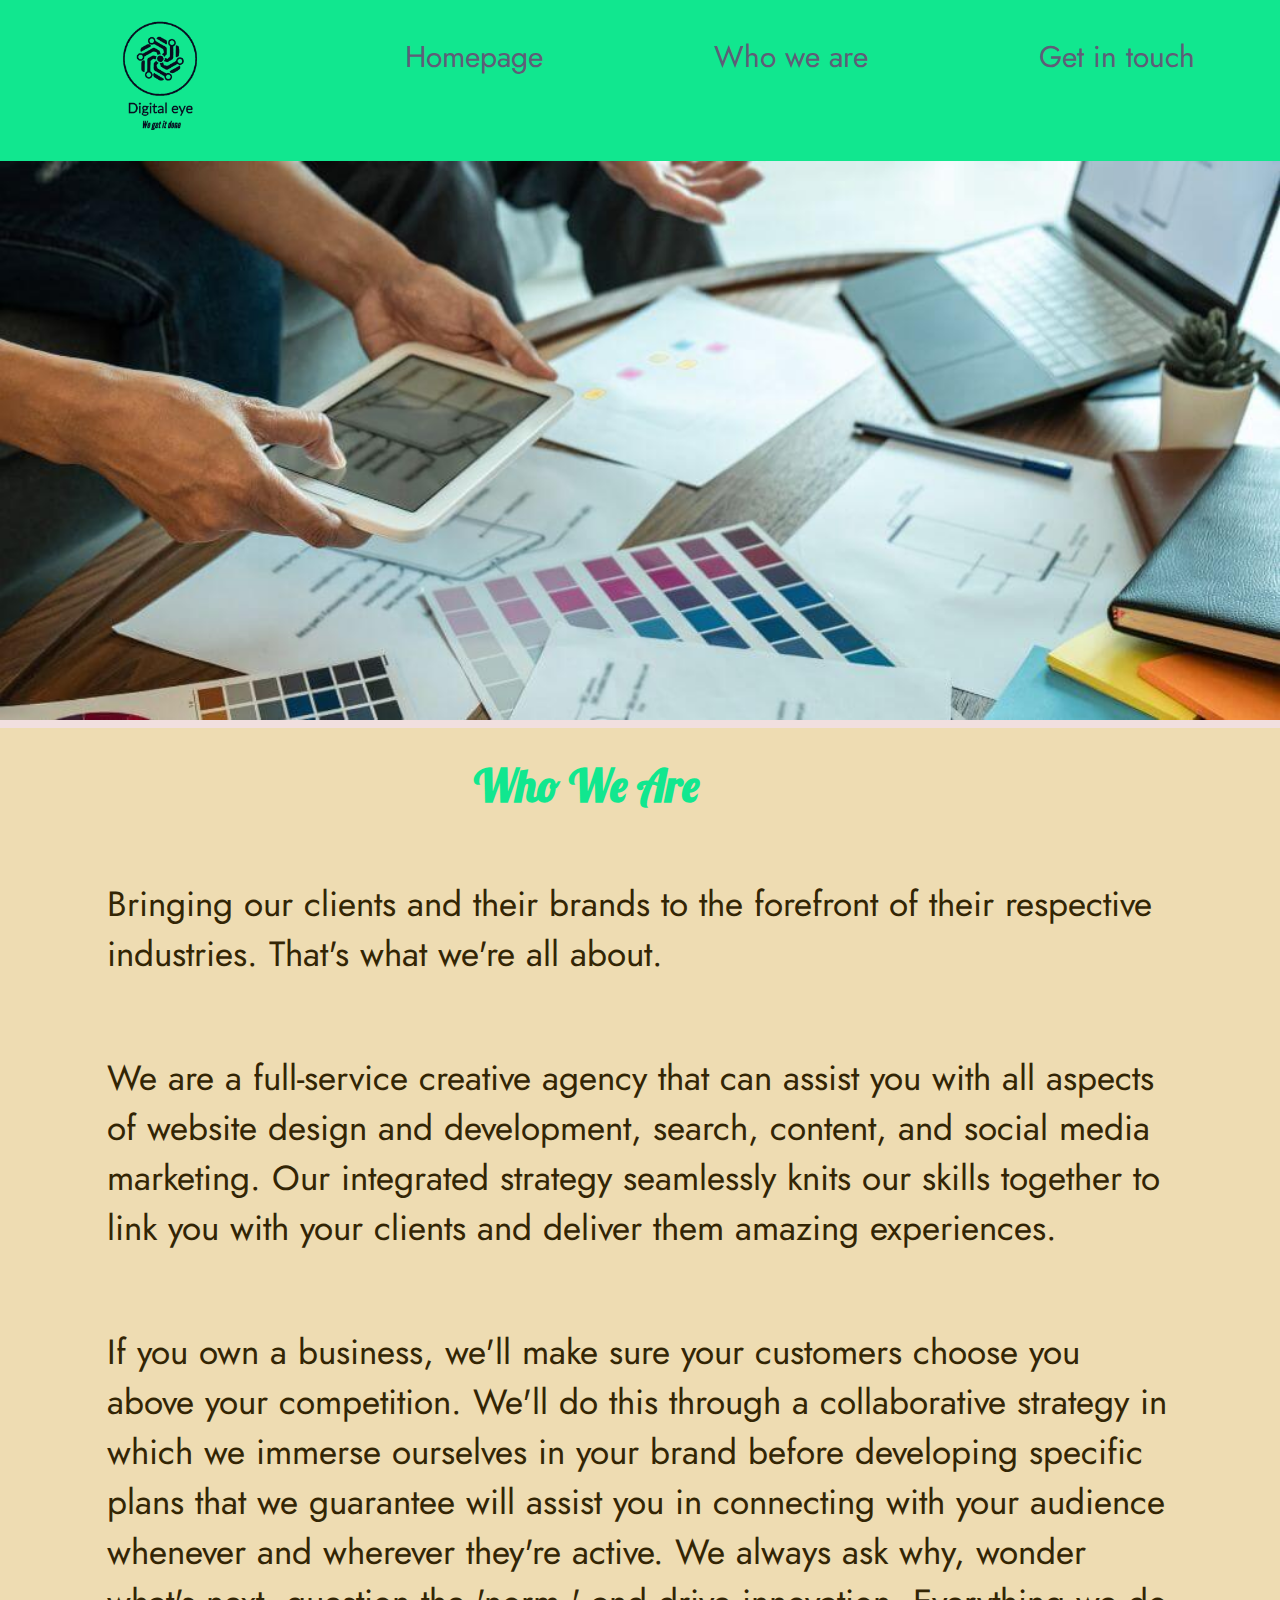
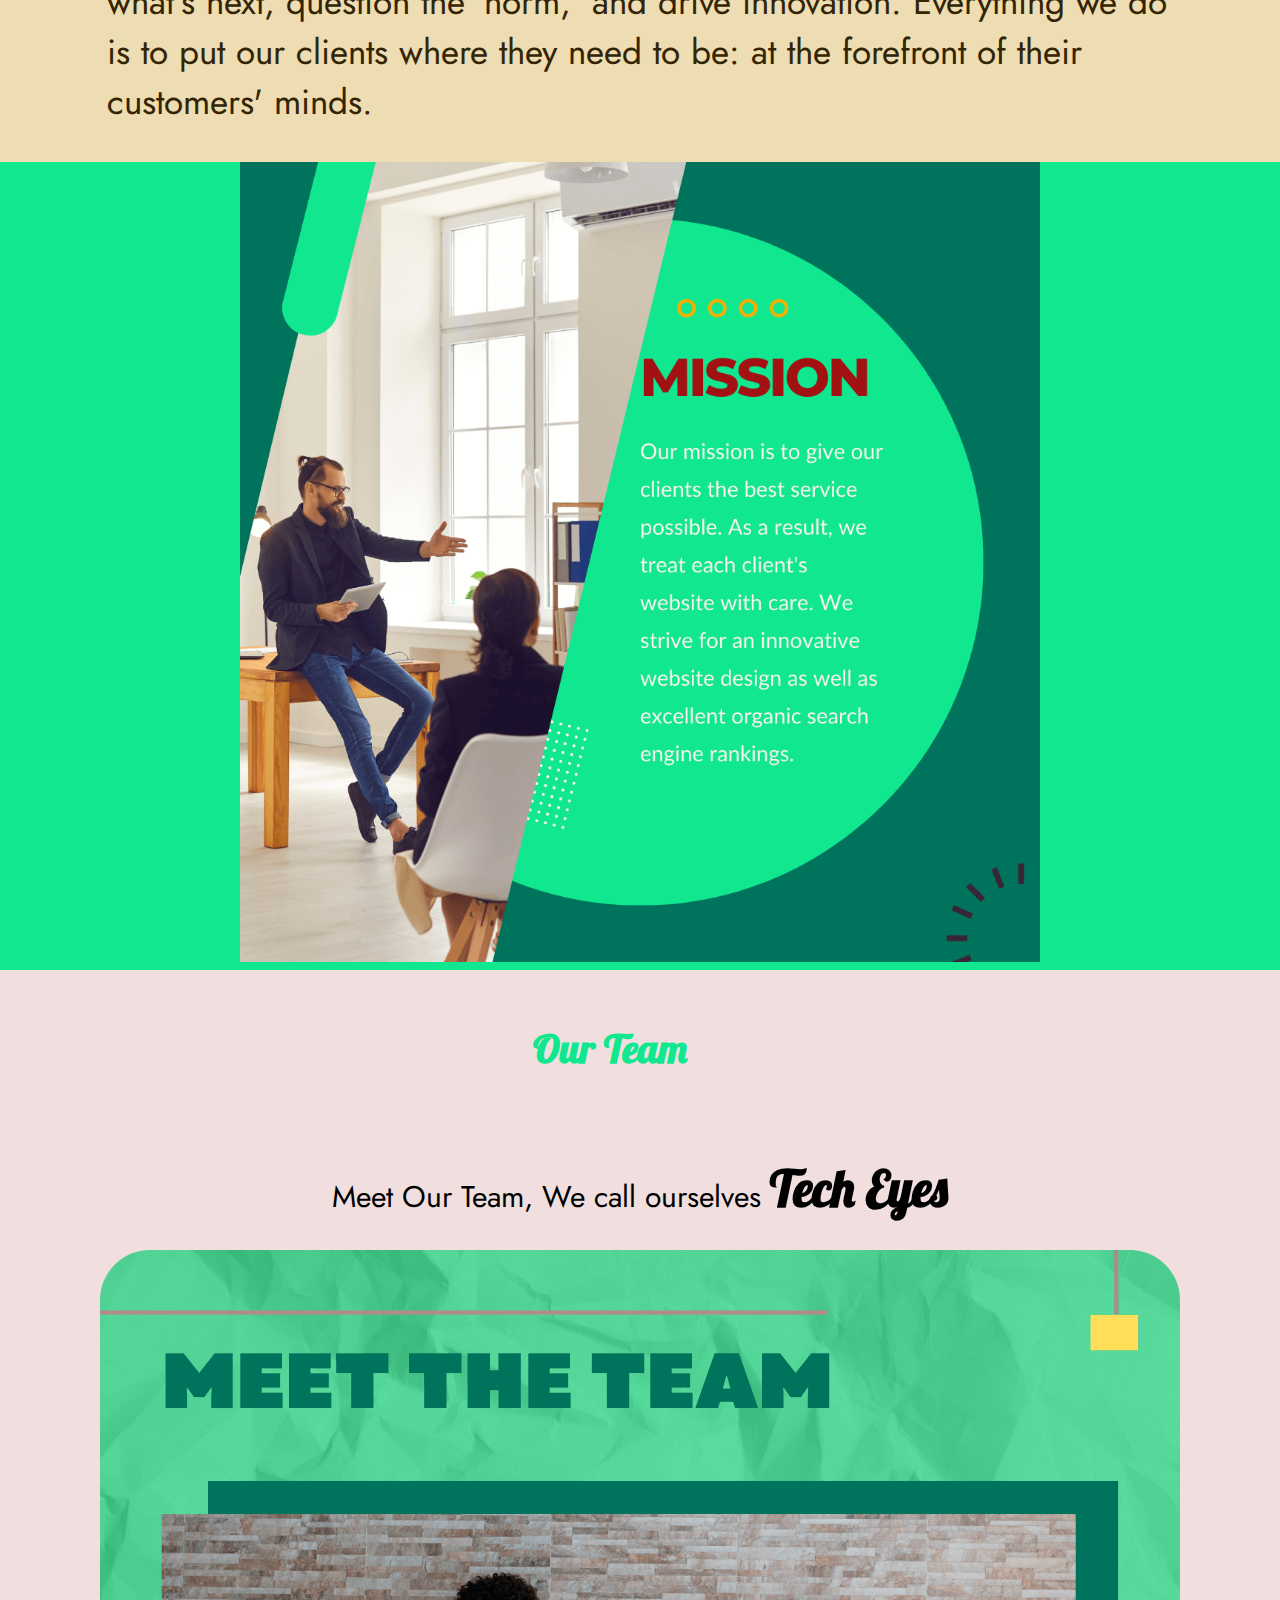
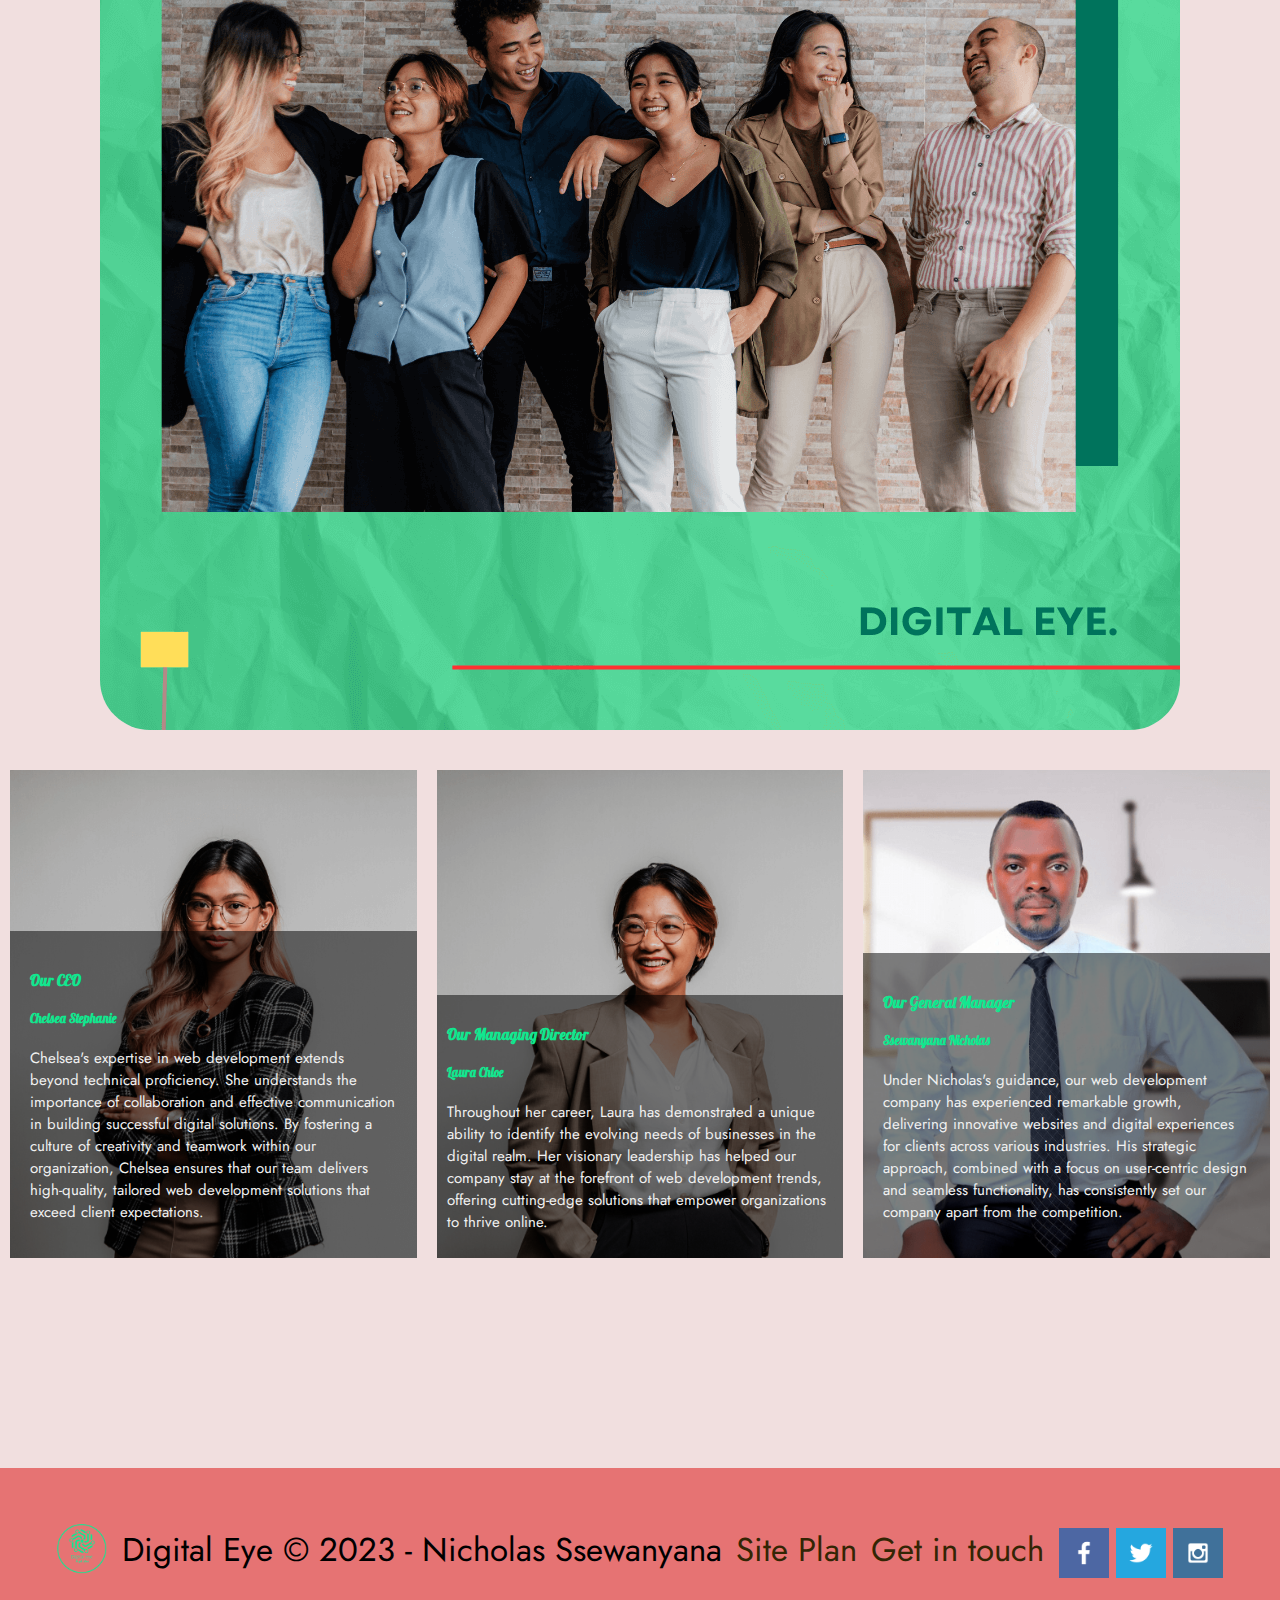
<file: digital-eye/who-we-are.html>
<!DOCTYPE html>
<html lang="en">

<head>
    <meta charset="UTF-8">
    <meta name="viewport" content="width=device-width, initial-scale=1.0">
    <title>Who we are / Digital eye</title>
    <link rel="stylesheet" href="styles/styles.css">
</head>

<body>
    <div class="content">

        <header>
            <a class="logo-link" href="index.html">
                <img class="logo" src="images/Digital-eye-new1.png" alt="logo">
            </a>
            <nav>
                <a href="index.html">Homepage</a>
                <a href="who-we-are.html">Who we are</a>
                <a href="get-in-touch.html">Get in touch</a>
            </nav>
        </header>
        <main>
            <div class="top-image">
                <img src="images/diversy.jpg" alt="image for who we are">
            </div>

            <div class="first-text">
                <h1>Who We Are</h1>
                <p class="text1">
                    Bringing our clients and their brands to the forefront of their respective industries. That's what
                    we're
                    all
                    about.
                </p>
                <p class="text2">We are a full-service creative agency that can assist you with all aspects of website
                    design
                    and development, search, content, and social media marketing. Our integrated strategy
                    seamlessly knits our skills together to link you with your clients and deliver them
                    amazing experiences.</p>
                <p class="text3">If you own a business, we'll make sure your customers choose you above your
                    competition.
                    We'll do this through a collaborative strategy in which we immerse ourselves in your brand
                    before developing specific plans that we guarantee will assist you in connecting with your
                    audience whenever and wherever they're active. We always ask why, wonder what's next,
                    question the 'norm,' and drive innovation. Everything we do is to put our clients
                    where they need to be: at the forefront of their customers' minds.</p>
            </div>

            <div class="slider">
                <div class="slides-container">
                    <div class="slide">
                        <img class="mission" src="images/mission.png" alt="Image for Who We Are">
                    </div>
                    <div class="slide">
                        <img class="vision" src="images/vision.png" alt="Image for Who We Are">
                    </div>
                    <div class="slide">
                        <img class="values" src="images/values.png" alt="Image for Who We Are">
                    </div>
                </div>
            </div>

            <div class="team">
                <h4>Our Team</h4>
                <p>Meet Our Team, We call ourselves <b class="eyes">Tech Eyes</b></p>
                <img src="images/teem.png" alt="image for who we are">
            </div>

            <div class="big-people">
                <div class="ceo">
                    <img src="images/ceo1.png" alt="image for who we are">
                    <div class="wording">
                        <h4>Our CEO</h4>
                        <h5>Chelsea Stephanie</h5>
                        <p>Chelsea's expertise in web development extends beyond technical proficiency.
                            She understands the importance of collaboration and effective communication
                            in building successful digital solutions. By fostering a culture of creativity
                            and teamwork within our organization, Chelsea ensures that our team delivers
                            high-quality, tailored web development solutions that exceed client expectations.</p>
                    </div>
                </div>
                <div class="md">
                    <img src="images/manager1.png" alt="image for who we are">
                    <div class="wording">
                        <h4>Our Managing Director</h4>
                        <h5>Laura Chloe</h5>
                        <p>Throughout her career, Laura has demonstrated a unique ability to identify the
                            evolving needs of businesses in the digital realm. Her visionary leadership has
                            helped our company stay at the forefront of web development trends, offering
                            cutting-edge solutions that empower organizations to thrive online.</p>
                    </div>
                </div>
                <div class="gm">
                    <img src="images/nicholas.png" alt="image for who we are">
                    <div class="wording">
                        <h4>Our General Manager</h4>
                        <h5>Ssewanyana Nicholas</h5>
                        <p>Under Nicholas's guidance, our web development company has experienced remarkable
                            growth, delivering innovative websites and digital experiences for clients
                            across various industries. His strategic approach, combined with a focus
                            on user-centric design and seamless functionality, has consistently set
                            our company apart from the competition.</p>
                    </div>
                </div>
            </div>
        </main>
        <footer>
            <img src="images/logo.png" alt="logo">
            <p>Digital Eye &copy; 2023 - Nicholas Ssewanyana</p>
            <p><a href="site-plan.html">Site Plan</a></p>
            <p><a href="get-in-touch.html">Get in touch</a></p>
            <div class="social">
                <a href="https://facebook.com" target="_blank">
                    <img src="images/facebook.png" alt="fb icon">
                </a>
                <a href="https://twitter.com" target="_blank">
                    <img src="images/twitter.png" alt="twitter icon">
                </a>
                <a href="https://instagram.com" target="_blank">
                    <img src="images/instagram.png" alt="instagram icon">
                </a>
            </div>
        </footer>
    </div>
    <script>
        const slidesContainer = document.querySelector('.slides-container');
        const slides = document.querySelectorAll('.slide');
        let currentSlide = 0;
        const slideWidth = slides[0].clientWidth;

        function showSlide() {
            currentSlide = (currentSlide + 1) % slides.length;
            slidesContainer.style.transform = `translateX(${-currentSlide * slideWidth}px)`;
        }

        setInterval(showSlide, 8000);
    </script>
</body>

</html>
</file>
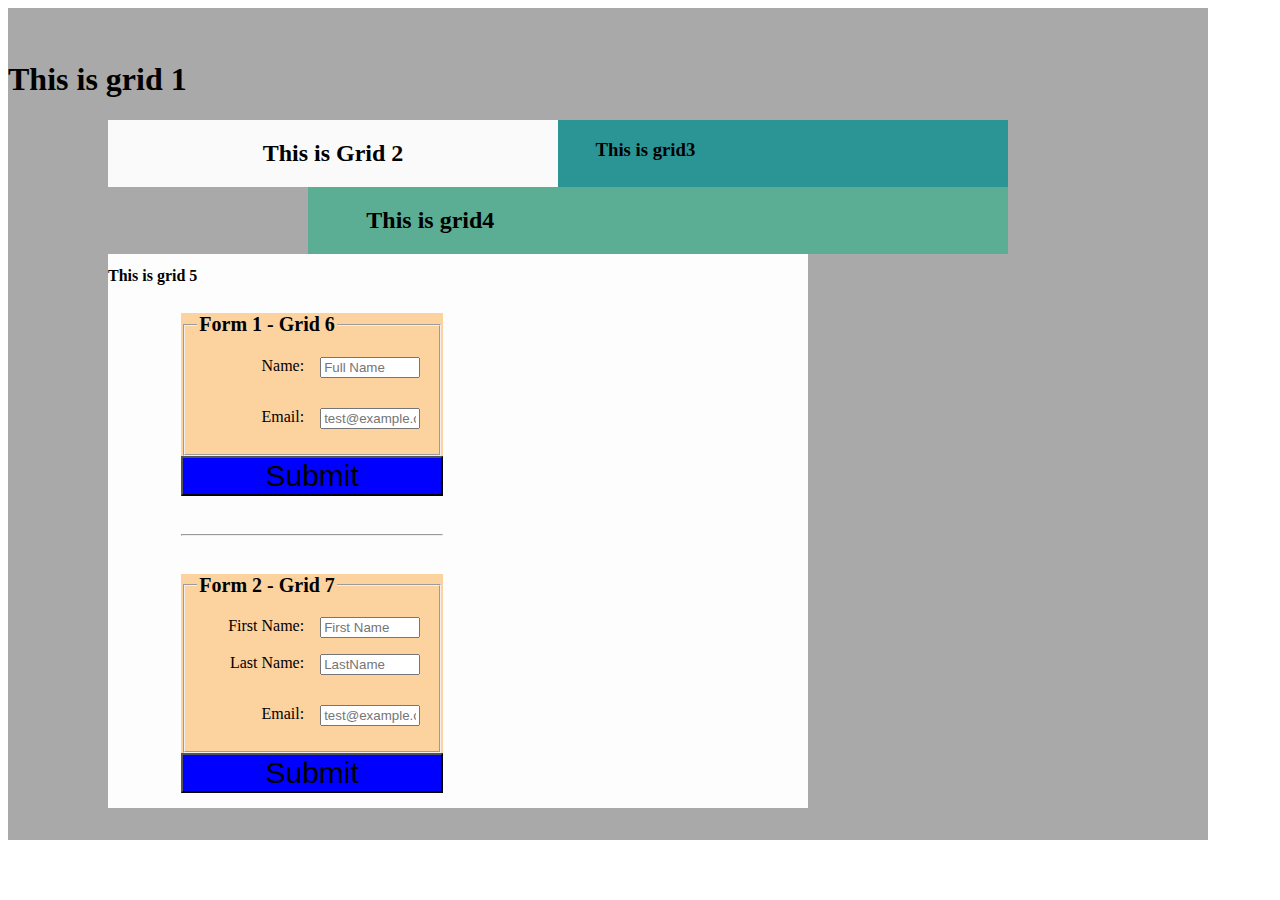
<file: extra-credit/extra-credit.html>
<!DOCTYPE html>
<html lang="en">

<head>
    <meta charset="utf-8" />
    <meta name="viewport" content="width=device-width, initial-scale=1" />
    <link rel="icon" href="favicon.ico" />
    <title>Grid Layout Example</title>
    <meta name="description" content="A simple webpage to demonstrate how to do Grid Layout" />

    <!-- Import the webpage's stylesheet -->
    <link rel="stylesheet" href="extra-credit.css" />
</head>

<body>
    <div class="grid1">
        <h1>This is grid 1</h1>
        <div class="grid2">
            <h2>This is Grid 2</h2>
            <div class="grid3">
                <h3>This is grid3</h3>
            </div>
        </div>
        <div class="grid4">
            <h2>This is grid4</h2>
        </div>
        <section>
            <h2>This is grid 5</h2>
            <form  class="form1" action="#">
                <fieldset>
                    <legend>Form 1 - Grid 6</legend>
                    <div>
                        <label for="name">Name:</label>
                        <input type="text" id="name" name="fullname" required placeholder="Full Name" />
                    </div>
                    <div>
                        <label for="email">Email: </label>
                        <input type="email" id="email" name="e-mail" placeholder="test@example.com" />
                    </div>
                </fieldset>
                <button type="submit">Submit</button>
            </form>
            <div class="hr" >
                <hr />
            </div>
            <form  class="form2" action="#">
                <fieldset>
                    <legend>Form 2 - Grid 7</legend>
                    <div>
                        <label for="name1">First Name:</label>
                        <input type="text" id="name1" name="firstname" required placeholder="First Name" />
                        <label for="name2">Last Name:</label>
                        <input type="text" id="name2" name="lastname" required placeholder="LastName" />
                    </div>
                    <div>
                        <label for="email2">Email: </label>
                        <input type="email" id="email2" name="email2" placeholder="test@example.com" />
                    </div>
                </fieldset>
                <button type="submit">Submit</button>
            </form>
        </section>
    </div>
</body>

</html>
</file>
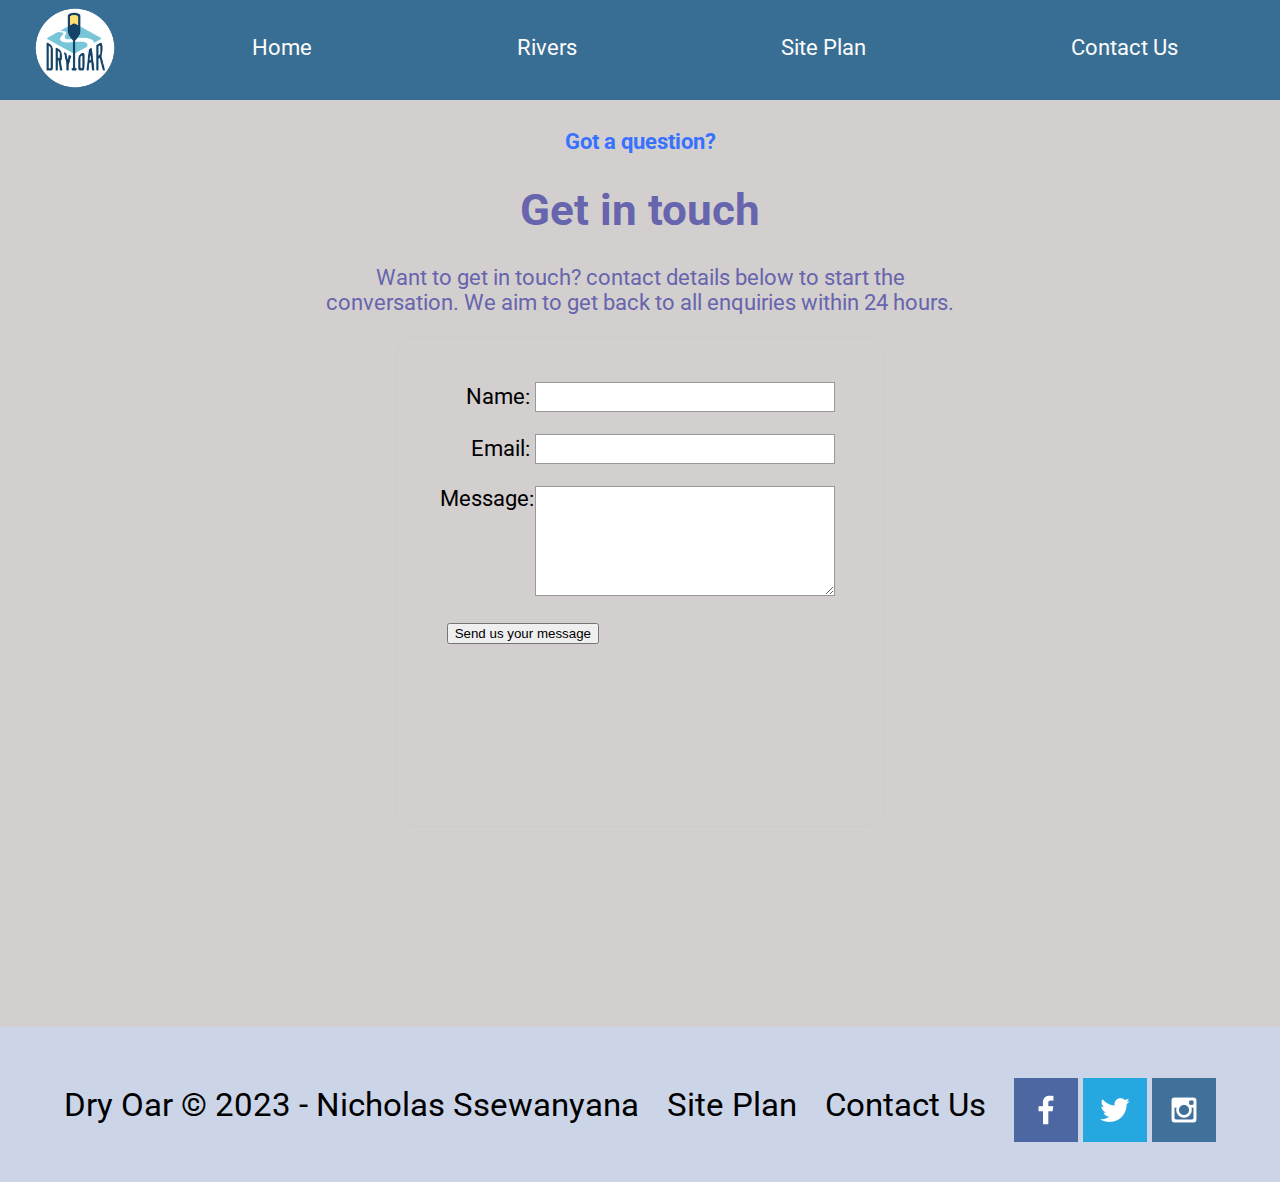
<file: wwr/contactus.html>
<!DOCTYPE html>
<html lang="en">

<head>
  <meta charset="UTF-8">
  <meta http-equiv="X-UA-Compatible" content="IE=edge">
  <meta name="viewport" content="width=device-width, initial-scale=1.0">
  <title>Contact Us</title>
  <link rel="stylesheet" href="styles/styles.css">
</head>

<body>
  <div id="content">
    <header>
      <a id="logo_link" href="index.html">
        <img class="logo" src="images/logo.png" alt="Dry Oar Logo">
      </a>
      <nav>
        <a href="index.html">Home</a>
        <a href="rivers.html">Rivers</a>
        <a href="site-plan-rafting.html">Site Plan</a>
        <a href="contactus.html">Contact Us</a>
      </nav>
    </header>
    <section class="welcome">
      <h4>Got a question?</h4>
      <h1>Get in touch</h1>
      <p>Want to get in touch? contact details below to start the <br>conversation.
        We aim to get back to all enquiries within 24 hours. </p>
    </section>
    <main>
      <div id="feedback"></div>
      <form action="/my-handling-form-page" method="post">
        <ul>
          <li>
            <label for="name">Name:</label>
            <input type="text" id="name" name="user_name">
          </li>
          <li>
            <label for="mail">Email:</label>
            <input type="email" id="mail" name="user_email">
          </li>
          <li>
            <label for="msg">Message:</label>
            <textarea id="msg" name="user_message"></textarea>
          </li>
          <li>
            <button type="submit">Send us your message</button>

          </li>
        </ul>
      </form>

    </main>
    <footer>
      <p>Dry Oar &copy; 2023 - Nicholas Ssewanyana</p>
      <p><a href="site-plan-rafting.html">Site Plan</a></p>
      <p><a href="contactus.html">Contact Us</a></p>
      <div class="social">
        <a href="https://facebook.com" target="_blank">
          <img src="images/facebook.png" alt="fb icon">
        </a>
        <a href="https://twitter.com" target="_blank">
          <img src="images/twitter.png" alt="twitter icon">
        </a>
        <a href="https://instagram.com" target="_blank">
          <img src="images/instagram.png" alt="instagram icon">
        </a>
      </div>
    </footer>
  </div>
  <script>
    // get the feedback div element so we can do something with it.
    const feedbackElement = document.getElementById('feedback');
    // get the form so we can read what was entered in it.
    const formElement = document.forms[0];
    // add a 'listener' to wait for a submission of our form. When that happens run the code below.
    formElement.addEventListener('submit', function (e) {
      // stop the form from doing the default action.
      e.preventDefault();
      // set the contents of our feedback element to a message letting the user know the form was submitted successfully. Notice that we pull the name that was entered in the form to personalize the message!
      feedbackElement.innerHTML = 'Hello ' + formElement.user_name.value + '! Thank you for your message. We will get back with you as soon as possible!';
      // make the feedback element visible.
      feedbackElement.style.display = "block";
      // add a class to move everything down so our message doesn't cover it.
      document.body.classList.toggle('moveDown');
    });
  </script>
</body>

</html>
</file>
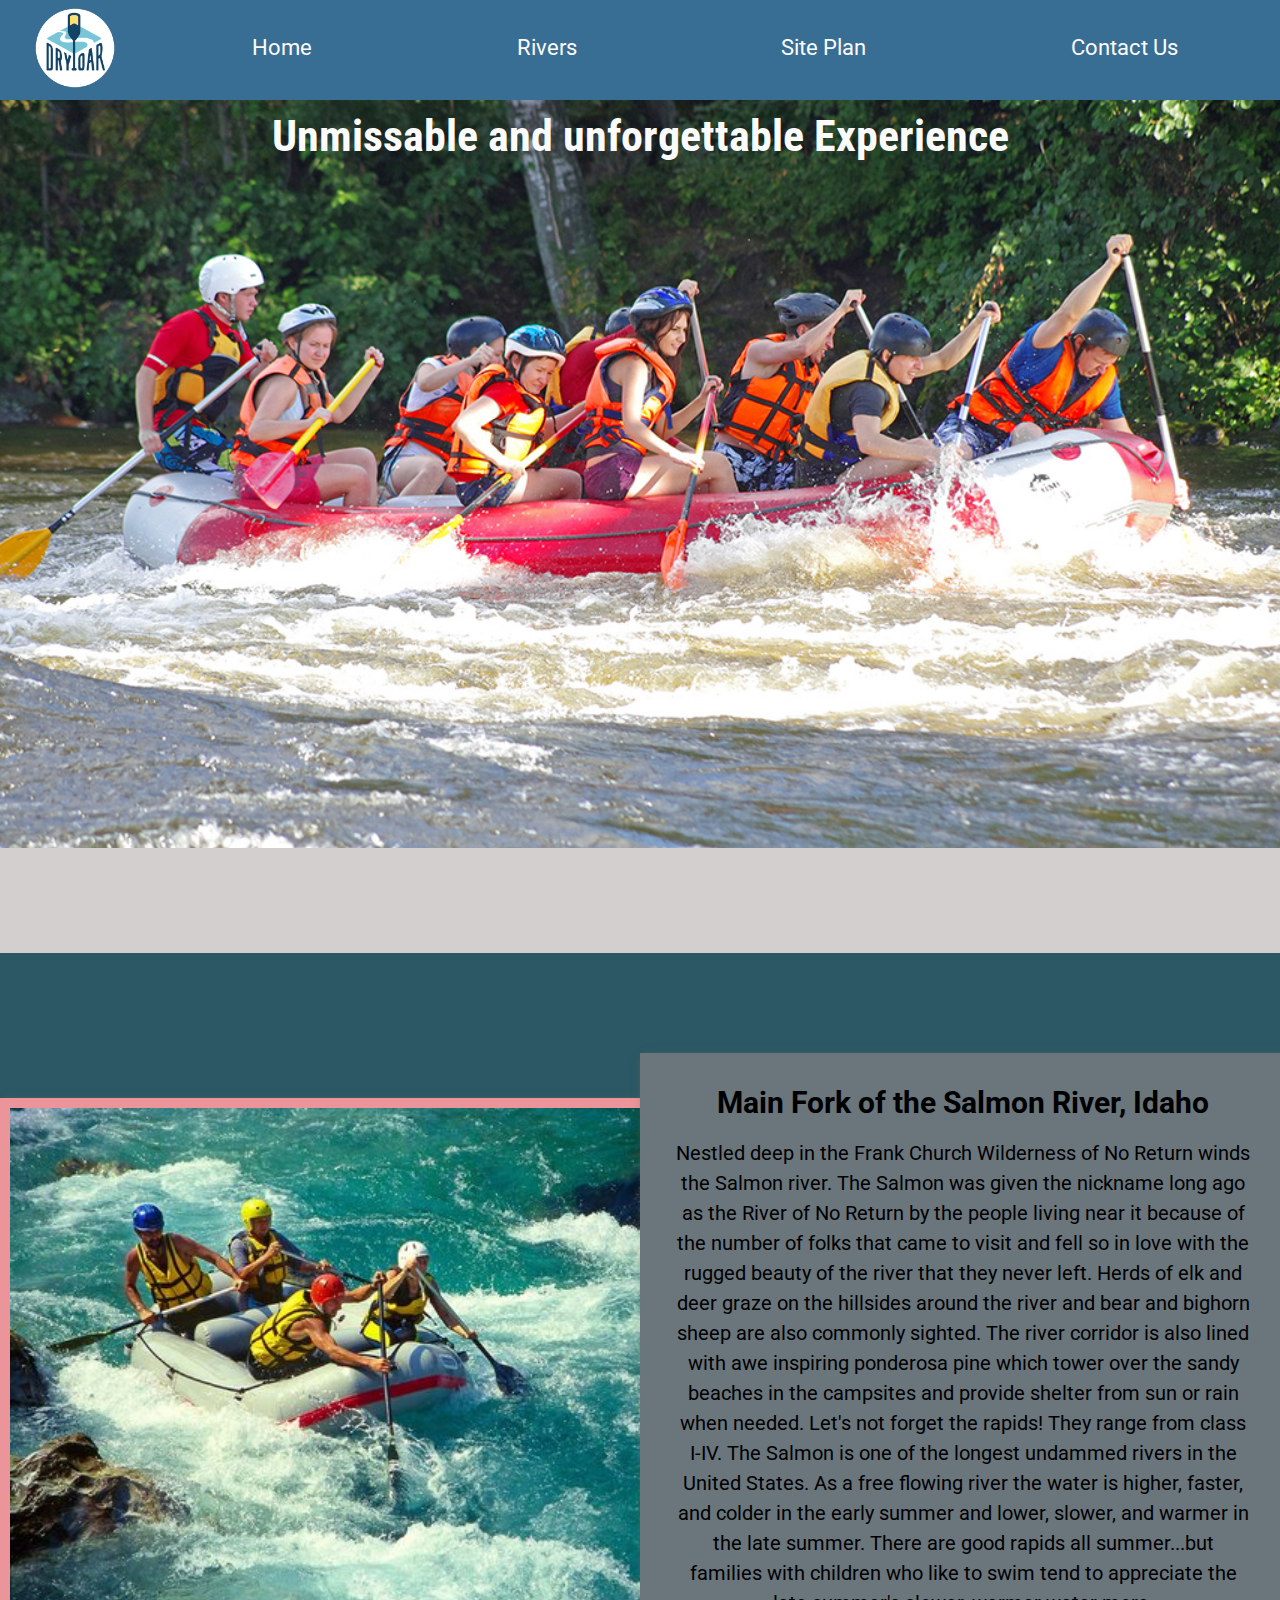
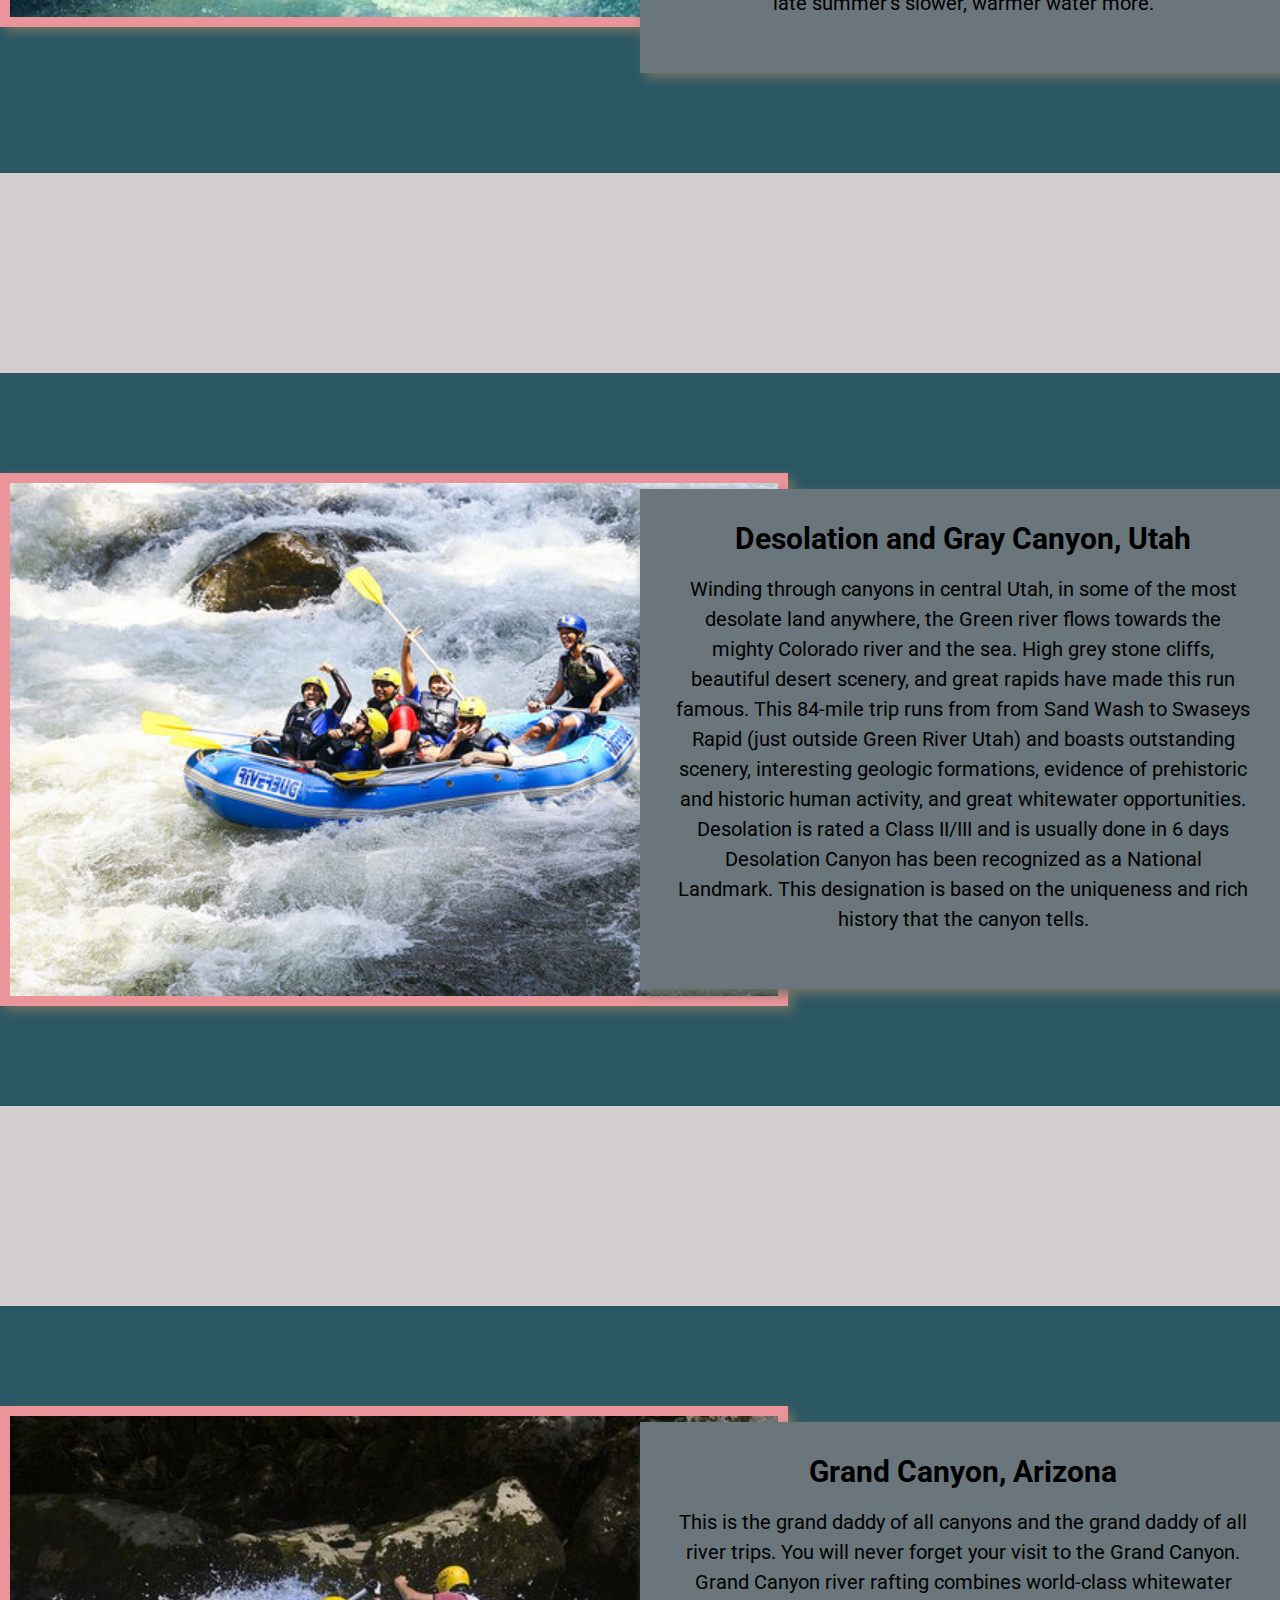
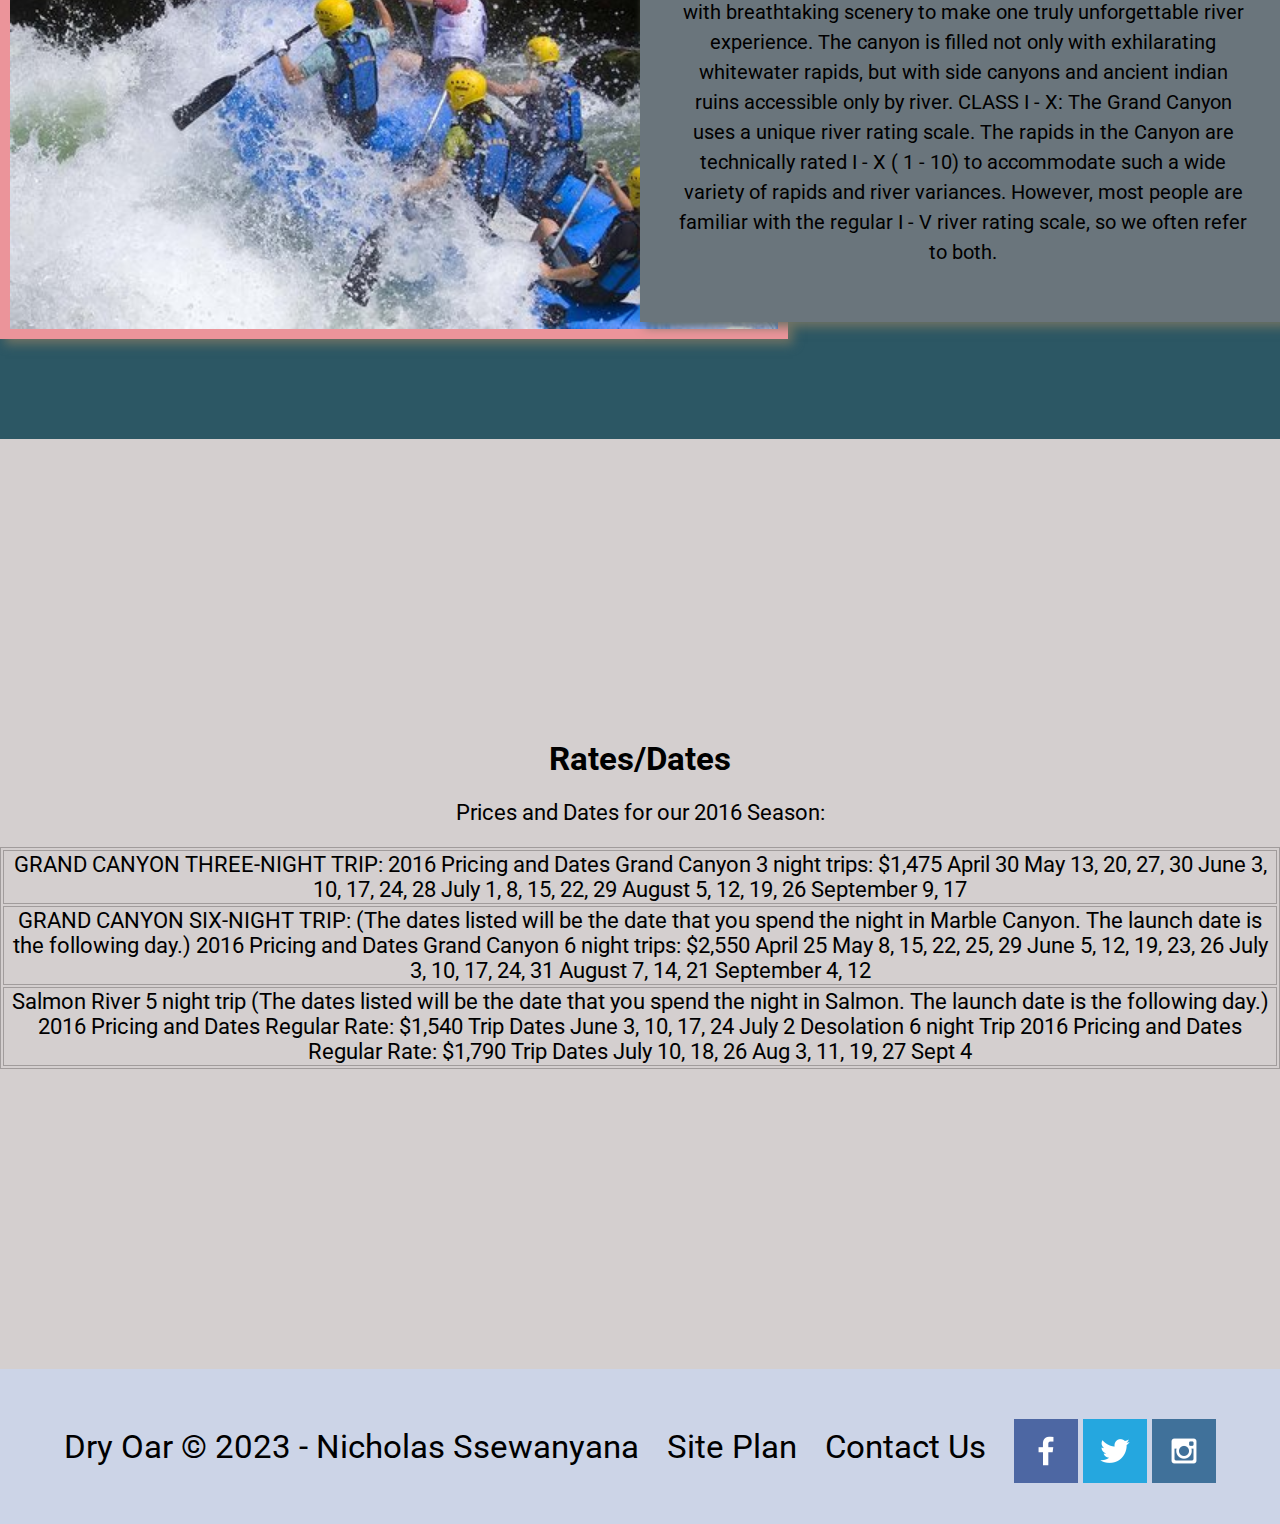
<file: wwr/rivers.html>
<!DOCTYPE html>
<html lang="en">
<head>
    <meta charset="UTF-8">
    <meta http-equiv="X-UA-Compatible" content="IE=edge">
    <meta name="viewport" content="width=device-width, initial-scale=1.0">
    <title>Whitewater Rafting Vacations | Dry Oar Boating | Rivers</title>
    <link rel="stylesheet" href="styles/styles.css">
</head>
<body>
    <div id="content">
    <header>
        <a id="logo_link" href="index.html">
            <img class="logo" src="images/logo.png" alt="Dry Oar Logo">
        </a>
        <nav>
            <a href="index.html">Home</a>
            <a href="rivers.html">Rivers</a>
            <a href="site-plan-rafting.html">Site Plan</a>
            <a href="contactus.html">Contact Us</a>
        </nav>
    </header>
    <div id="hero">
        <div id="hero-box">
            <img id="hero-img" src="images/rafting27_1024.jpg" alt="People enjoying white water rafting">
        </div>
        <section id="hero-msg">
            <h1 class="home-title">Unmissable and unforgettable Experience</h1>
        </section>
    </div>
    <main class="river-grid">
        <div class="sentence1" >

            <div class="backgroundr"></div>
            <img class="river" src="images/rsz_rafting55_1024.jpg" alt="rivers">
            <section class="msgr">
                <h2>Main Fork of the Salmon River, Idaho</h2>
                <p> Nestled deep in the Frank Church Wilderness of No Return winds the Salmon river. 
                    The Salmon was given the nickname long ago as the River of No Return by the people 
                    living near it because of the number of folks that came to visit and fell so in love
                    with the rugged beauty of the river that they never left. Herds of elk and deer 
                    graze on the hillsides around the river and bear and bighorn sheep are also commonly
                    sighted. The river corridor is also lined with awe inspiring ponderosa pine which tower
                    over the sandy beaches in the campsites and provide shelter from sun or rain when needed. 
                    Let's not forget the rapids! They range from class I-IV. The Salmon is one of the longest
                    undammed rivers in the United States. As a free flowing river the water is higher, faster,
                    and colder in the early summer and lower, slower, and warmer in the late summer. There are
                    good rapids all summer...but families with children who like to swim tend to appreciate 
                    the late summer's slower, warmer water more. </p>
            </section>

        </div>

        <div class="sentence2" >

            <div class="backgroundr"></div>
            <img class="river" src="images/rsz_rafting3_1024.jpg" alt="rivers">
            <section class="msgr">
                <h2>Desolation and Gray Canyon, Utah</h2>
                <p> Winding through canyons in central Utah, in some of the most desolate land anywhere, 
                    the Green river flows towards the mighty Colorado river and the sea. High grey stone 
                    cliffs, beautiful desert scenery, and great rapids have made this run famous. This 84-mile
                    trip runs from from Sand Wash to Swaseys Rapid (just outside Green River Utah) and boasts 
                    outstanding scenery, interesting geologic formations, evidence of prehistoric and historic 
                    human activity, and great whitewater opportunities. Desolation is rated a Class II/III and
                    is usually done in 6 days Desolation Canyon has been recognized as a National Landmark.  
                    This designation is based on the uniqueness and rich history that the canyon tells. </p>

            </section>

        </div>

        <div class="sentence3" >

            <div class="backgroundr"></div>
            <img class="river" src="images/rsz_rafting63_1024.jpg" alt="rivers">
            <section class="msgr">
                <h2>Grand Canyon, Arizona</h2>
                <p> This is the grand daddy of all canyons and the grand daddy of all river trips. You will never
                    forget your visit to the Grand Canyon. Grand Canyon river rafting combines world-class
                    whitewater with breathtaking scenery to make one truly unforgettable river experience.
                    The canyon is filled not only with exhilarating whitewater rapids, but with side canyons 
                    and ancient indian ruins accessible only by river. CLASS I - X: The Grand Canyon uses a
                    unique river rating scale. The rapids in the Canyon are technically rated I - X ( 1 - 10)
                    to accommodate such a wide variety of rapids and river variances. However, most people 
                    are familiar with the regular I - V river rating scale, so we often refer to both. </p>

            </section>

        </div>

        <div class="sentence4" >
            <section class="last">
                <h2>Rates/Dates</h2>
                <p>Prices and Dates for our 2016 Season:</p>
                <table class="lines" >
                    <tr>
                      <td>GRAND CANYON THREE-NIGHT TRIP: 2016 Pricing and Dates Grand Canyon 3 night trips:
                        $1,475 April 30 May 13, 20, 27, 30 June 3, 10, 17, 24, 28 July 1, 8, 15, 22, 29 August
                        5, 12, 19, 26 September 9, 17</td>
                    </tr>
                    <tr>
                      <td>GRAND CANYON SIX-NIGHT TRIP: (The dates listed will be the date that you spend the night
                        in Marble Canyon. The launch date is the following day.) 2016 Pricing and Dates Grand 
                        Canyon 6 night trips: $2,550 April 25 May 8, 15, 22, 25, 29 June 5, 12, 19, 23, 26 July
                        3, 10, 17, 24, 31 August 7, 14, 21 September 4, 12</td>
                    </tr>
                    <tr>
                      <td>Salmon River 5 night trip (The dates listed will be the date that you spend the night
                        in Salmon. The launch date is the following day.) 2016 Pricing and Dates Regular Rate: 
                        $1,540 Trip Dates June 3, 10, 17, 24 July 2 Desolation 6 night Trip 2016 Pricing and 
                        Dates Regular Rate: $1,790 Trip Dates July 10, 18, 26 Aug 3, 11, 19, 27 Sept 4</td>
                    </tr>
                  </table>


            </section>

        </div>

    </main>
    <footer>
        <p>Dry Oar &copy; 2023 - Nicholas Ssewanyana</p>
        <p><a href="site-plan-rafting.html">Site Plan</a></p>
        <p><a href="contactus.html">Contact Us</a></p>
        <div class="social">
            <a href="https://facebook.com" target="_blank">
                <img src="images/facebook.png" alt="fb icon">
            </a>
            <a href="https://twitter.com" target="_blank">
                <img src="images/twitter.png" alt="twitter icon">
            </a>
            <a href="https://instagram.com" target="_blank">
                <img src="images/instagram.png" alt="instagram icon">
            </a>
        </div>
    </footer>
    </div>
</body>
</html>
</file>
<file: aboutme/styles/styles.css>
* {
    box-sizing: border-box;
    margin: 0;
    padding: 0;
}

body {
    font-family: 'Arial', sans-serif;
    line-height: 1.6;
    background-color: #f4f7f9; /* Soft background for readability */
    color: #333; /* Dark gray text */
    padding: 20px;
    font-size: 16px;
}

header {
    background: #007BFF; /* Bright blue header */
    color: white;
    padding: 40px 20px;
    text-align: center;
    border-radius: 10px;
    box-shadow: 0 4px 10px rgba(0, 0, 0, 0.2);
}

nav ul {
    list-style: none;
    padding: 0;
    margin: 20px 0;
}

nav ul li {
    display: inline-block;
    margin: 0 15px;
}

nav ul li a {
    color: white;
    text-decoration: none;
    font-weight: bold;
    transition: color 0.3s;
}

nav ul li a:hover {
    color: #ffc107; /* Yellow hover effect */
}

h1, h2 {
    margin: 20px 0;
    color: #0056b3; /* Darker blue for headings */
    text-align: center;
}

section {
    background: white;
    margin: 20px auto;
    padding: 40px;
    border-radius: 10px;
    max-width: 800px;
    box-shadow: 0 4px 20px rgba(0, 0, 0, 0.1);
}

img {
    max-width: 150px; /* Profile image size */
    height: auto;
    border-radius: 50%;
    display: block;
    margin: 20px auto;
}

ul {
    list-style-type: disc;
    margin: 15px 0;
    padding-left: 20px;
}

footer {
    text-align: center;
    padding: 20px 0;
    background: #007BFF; /* Blue footer */
    color: white;
    border-radius: 10px;
    margin-top: 20px;
}

@media (max-width: 768px) {
    nav ul li {
        display: block;
        margin: 5px 0;
    }

    section {
        padding: 30px;
    }
}

/* Button styles */
.button {
    background: #28a745; /* Green button */
    color: white;
    padding: 12px 25px;
    text-decoration: none;
    border-radius: 5px;
    font-weight: bold;
    transition: background 0.3s;
    display: inline-block;
    margin-top: 15px;
}

.button:hover {
    background: #218838; /* Darker green on hover */
}

/* Highlighted content */
.highlight {
    background-color: #e9ecef; /* Light gray for highlights */
    border-left: 5px solid #007BFF; /* Blue left border */
    padding: 15px;
    margin: 15px 0;
}

/* Skill section */
.skills {
    display: flex;
    flex-wrap: wrap;
    justify-content: center;
    margin-top: 20px;
}

.skill {
    background: #f1f1f1;
    border-radius: 5px;
    padding: 10px 20px;
    margin: 5px;
    box-shadow: 0 2px 5px rgba(0, 0, 0, 0.1);
    transition: transform 0.2s;
}

.skill:hover {
    transform: scale(1.05); /* Slight grow effect on hover */
}
</file>
<file: digital-eye/styles/styles.css>
/* if you are using any Google fonts change the font names below to your fonts. 
Any spaces in your font name should be replaced with a +. 
Fonts are separated by a | */
@import url('https://fonts.googleapis.com/css?family=Lobster|Jost');

:root {
    /* change the values below to your colors from your palette */
    --primary-color: #11e78f;
    --secondary-color: #0d009c;
    --accent1-color: #a31212;
    --accent2-color: #f8ae00;

    /* change the values below to your chosen font(s) */
    --heading-font: "Lobster";
    --paragraph-font: Jost, Helvetica, sans-serif;

    /* these colors below should be chosen from among your palette colors above */
    --headline-color-on-white: #11e78f;
    /* headlines on a white background */
    --headline-color-on-color: white;
    /* headlines on a colored background */
    --paragraph-color-on-white: #000000;
    /* paragraph text on a white background */
    --paragraph-color-on-color: white;
    /* paragraph text on a colored background */
    --paragraph-background-color: #169b63;
    --nav-link-color: #5f5d77;
    --nav-background-color: #11e78f;
    --nav-hover-link-color: white;
    --nav-hover-background-color: #087e4c;
}


/*  Look around below...but DON'T CHANGE ANYTHING! */
/*******************************************************
*
*              default tag properties
*
********************************************************/

body {
    margin: 0;
    padding: 0;
    font-size: 22px;
    font-family: 'jost', 'Helvetica', 'san-serif';
    background-color: rgb(241, 223, 223);
}

.content {
    max-width: 1600px;
    margin: 0 auto;
}


h1,
h2,
h3,
h4,
h5,
h6 {
    font-family: var(--heading-font);
    color: var(--headline-color-on-white);
}

h2,
h3 {
    text-align: center;
    color: var(--accent1-color);
}

/*******************************************************
*
*              header
*
********************************************************/

header {
    background-color: #11e78f;
    display: grid;
    grid-template-columns: repeat(12, 1fr);
    align-items: center;
    z-index: 2;
    font-size: 30px;
}

header a {
    grid-column: 1/4;
}

.logo-link {
    justify-self: center;
    align-self: center;
}


nav {
    display: flex;
    justify-content: space-around;
    grid-column: 4/13;
    background-color: #11e78f;
    height: 100%;
}


.logo {
    width: 150px;

}

nav a {
    text-align: center;
    text-decoration: none;
    color: #5f5d77;
    padding: 35px;
}

nav a:hover {
    background-color: #087e4c;
    color: white;
}


/*******************************************************
*
*              main
*
********************************************************/


.welcome-grid {
    display: grid;
    grid-template-columns: repeat(12, 1fr);
    grid-template-rows: 1fr 1fr 1fr 1fr;

}

.welcome-grid img {
    grid-column: 1/13;
    grid-row: 1/5;


}

.welcome-img {
    width: 100%;
    height: 100%;
}


.welcome-title {
    grid-column: 1/4;
    grid-row: 2/4;
    z-index: 1;
    font-size: 30px;


}

.welcome-title h1 {
    color: white;
    margin: 0%;
    text-align: center;
    margin: 20px;

}

.digital {
    font-size: 50px;
    font-family: "Lobster";
}


.button {
    grid-column: 6/8;
    grid-row: 4/5;
    text-align: center;
    color: rgb(161, 73, 73);
    background-color: #11e78f;
    text-decoration: none;
    font-size: 35px;
    padding: 15px 30px;
    margin: 50px 0 0 0;
    border-radius: 90px;
    transition: transform .5s;
    box-shadow: 5px 5px 10px #292724;
    align-self: center;

}

.button:hover {
    background-color: #087e4c;
    color: white;
}


.intro1 {
    display: grid;
    grid-template-columns: repeat(12, 1fr);
    padding: 20px;
}

.intro1 h4 {
    grid-column: 5/9;
    grid-row: 1/1;
    font-size: 40px;
    text-align: center;


}

.intro1 p {
    grid-column: 2/12;
    grid-row: 2/4;
    font-size: 30px;
    color: #352020;
    text-align: center;
    padding: 20px;

}

.intro2 {
    display: grid;
    grid-template-columns: repeat(12, 1fr);
    padding: 20px;
}

.intro2 h4 {
    grid-column: 4/10;
    grid-row: 1/1;
    font-size: 40px;
    z-index: 1;
    font-size: 40px;
    color: #086840;
    text-align: center;

}

.intro2 p {
    grid-column: 1/6;
    grid-row: 2/5;
    font-size: 30px;
    z-index: 1;
    color: #352020;
    margin: 30px;



}

.intro2 img {
    grid-column: 7/13;
    grid-row: 2/4;
    width: 100%;
    height: 100%;
    object-fit: contain;
    border-radius: 20px;
    padding: 20px;

}

.intro2 img:hover {
    opacity: .6;
    transform: scale(1.1);
}



.intro3 {
    display: grid;
    grid-template-columns: repeat(12, 1fr);
    padding: 20px;
}

.intro3 h4 {
    grid-column: 4/10;
    grid-row: 1/1;
    font-size: 40px;
    color: #086840;
    text-align: center;


}

.intro3 p {
    grid-column: 8/13;
    grid-row: 2/5;
    font-size: 30px;
    text-align: center;
    color: #352020;
    margin: 20px;

}

.intro3 img {
    grid-column: 1/7;
    grid-row: 2/4;
    width: 100%;
    height: 100%;
    object-fit: contain;
    border-radius: 20px;
    padding: 20px;
}

.intro3 img:hover {
    opacity: 1.5;
    transform: scale(1.1);
}

.group {
    display: grid;
    grid-template-columns: repeat(12, 1fr);
    grid-template-rows: repeat(6, 1fr);
    padding: 20px;
}

.container1 {
    grid-column: 1/5;
    grid-row: 2/7;
    position: relative;
    width: 100%;
    z-index: 1;
}

.overlay1 {
    position: absolute;
    bottom: 0;
    right: 0;
    left: 100%;
    height: 100%;
    width: 0;
    background-color: rgb(241, 223, 223);
    overflow: hidden;
    transition: 0.5s;
    border-radius: 20px;
}

.container1:hover .overlay1 {
    width: 100%;
    left: 0;
    opacity: 1;
}

.front-p {
    color: #352020;
    font-size: 22px;
    text-align: center;
    position: absolute;
    top: 50%;
    left: 50%;
    transform: translate(-50%, -50%);

}

.front-img {
    height: 100%;
    width: 100%;
    object-fit: fill;
    border-radius: 20px;
}

.front-h {
    grid-column: 2/4;
    grid-row: 1/1;
    color: #086840;
    text-align: center;
}

.container1:hover .front-img {
    opacity: 0.2;
}


.container2 {
    grid-column: 5/9;
    grid-row: 2/7;
    position: relative;
    width: 100%;
    z-index: 1;
}

.overlay2 {
    position: absolute;
    bottom: 0;
    left: 100%;
    right: 0;
    background-color: rgb(241, 223, 223);
    overflow: hidden;
    width: 0;
    height: 100%;
    transition: .5s ease;
    border-radius: 20px;
}

.container2:hover .overlay2 {
    width: 100%;
    left: 0;
    opacity: 1;
}


.cms-p {
    color: #352020;
    font-size: 22px;
    text-align: center;
    position: absolute;
    top: 50%;
    left: 50%;
    transform: translate(-50%, -50%);
}

.cms-img {
    height: 100%;
    width: 100%;
    object-fit: fill;
    border-radius: 20px;
}

.container2:hover .cms-img {
    opacity: 0.2;
}

.cms-h {
    grid-column: 5/9;
    grid-row: 1/1;
    color: #086840;
    text-align: center;
}

.container3 {
    grid-column: 9/13;
    grid-row: 2/7;
    position: relative;
    width: 100%;
    z-index: 1;
}

.overlay3 {
    position: absolute;
    bottom: 0;
    left: 100%;
    right: 0;
    background-color: rgb(241, 223, 223);
    overflow: hidden;
    width: 0;
    height: 100%;
    transition: .5s ease;
    border-radius: 20px;
}

.container3:hover .overlay3 {
    width: 100%;
    left: 0;
    opacity: 1;
}

.ecommerce-p {
    color: #352020;
    font-size: 22px;
    text-align: center;
    position: absolute;
    top: 50%;
    left: 50%;
    transform: translate(-50%, -50%);

}

.ecommerce-img {
    height: 100%;
    width: 100%;
    object-fit: fill;
    border-radius: 20px;
}

.container3:hover .ecommerce-img {
    opacity: 0.2;
}

.ecommerce-h {
    grid-column: 10/12;
    grid-row: 1/1;
    color: #086840;
    text-align: center;
}


.intro4 {
    display: grid;
    grid-template-columns: repeat(12, 1fr);
}

.intro4 h4 {
    grid-column: 4/10;
    grid-row: 1/1;
    font-size: 30px;
    color: #086840;
    text-align: center;


}

.intro4 p {
    grid-column: 1/6;
    grid-row: 2/2;
    color: #352020;
    text-align: center;
    margin: 20px;

}

.intro4 img {
    grid-column: 6/13;
    grid-row: 2/3;
    width: 100%;
    height: 100%;
    object-fit: contain;
    border-radius: 20px;
    padding: 20px;
}

/*******************************************************
*
*              Footer Area
*
*******************************************************/

footer {
    background-color: #e67373;
    color: black;
    padding: 25px 50px;
    margin: 200px 0 0 0;
    display: flex;
    justify-content: space-around;
    align-items: center;
}

footer a {
    color: #332504;
    text-decoration: none;
}

footer a:hover {
    color: #087e4c;
}

footer p {
    font-size: 1.5em;
}

footer p a:hover {
    text-decoration: none;
}

footer .social img {
    padding-top: 15px;
}

footer img {
    width: 50px;
}

/*******************************************************
*
*          css for Get in touch 
*
*******************************************************/
* {
    box-sizing: border-box;
}


.mySlides1,
.mySlides2 {
    display: none
}

.img-slides {
    vertical-align: middle;
    width: 100%;
}

/* Slideshow container */
.slideshow-container {
    max-width: 1600px;
    position: relative;
    margin: auto;
}

/* Next & previous buttons */
.prev,
.next {
    cursor: pointer;
    position: absolute;
    top: 50%;
    width: auto;
    padding: 16px;
    margin-top: -22px;
    color: white;
    font-weight: bold;
    font-size: 18px;
    transition: 0.6s ease;
    border-radius: 0 3px 3px 0;
    user-select: none;
}

/* Position the "next button" to the right */
.next {
    right: 0;
    border-radius: 3px 0 0 3px;
}

/* On hover, add a grey background color */
.prev:hover,
.next:hover {
    background-color: #f1f1f1;
    color: black;
}



/* Slideshow container */
.slideshow-container {
    max-width: 1600px;
    position: relative;
    margin: auto;
}

/* Hide the images by default */
.mySlides3,
.mySlides4 {
    display: none;
}


.slide-grid {
    display: grid;
    grid-template-columns: repeat(10, 1fr);
    grid-template-rows: repeat(5, 1fr);
}

figure {
    grid-column: 1/11;
    grid-row: 1/6;
    z-index: -1;
    display: flex;
    flex-flow: column;
    width: 100%;
    margin: 0;

}

/* Caption text */
.text {
    color: #fa0303;
    font-size: 15px;
    padding: 8px 12px;
    justify-self: center;
    align-self: center;
}

/* Number text (1/3 etc) */
.numbertext {
    color: #f00a0a;
    font-size: 12px;
    padding: 8px 12px;
    grid-column: 1;
    grid-row: 1;
    z-index: 3;
}

/* The dots/bullets/indicators */
.dot3,
.dot4 {
    cursor: pointer;
    height: 15px;
    width: 15px;
    margin: 0 2px;
    background-color: #bbb;
    border-radius: 50%;
    display: inline-block;
    transition: background-color 0.6s ease;
}

.dots-loc {
    text-align: center;
}

.active,
.dot:hover {
    background-color: #717171;
}

/* Fading animation */
.fade {
    animation-name: fade;
    animation-duration: 1.5s;
}

@keyframes fade {
    from {
        opacity: .4
    }

    to {
        opacity: 1
    }
}

.top-web {
    display: grid;
    grid-template-columns: repeat(8, 1fr);

}

.full-container {
    grid-column: 1/12;
    grid-row: 2;
}

.top-title {
    grid-column: 2/6;
    grid-row: 2/4;
    z-index: 1;
}

.info {
    display: grid;
    grid-template-columns: repeat(13, 1fr);
}


.info1 {
    grid-column: 3/12;
    grid-row: 1/1;
    text-align: center;
    line-height: 50px;
}

.call {
    grid-column: 2/5;
    grid-row: 2/5;
    display: grid;
    grid-template-columns: repeat(12, 1fr);

}

.call img {
    grid-column: 4/10;
    width: 120px;
    padding: 20px;
    margin: 20px;
}

.call h4 {
    grid-column: 2/12;
    text-align: center;
}

.call p {
    grid-column: 2/12;
    text-align: center;
}

.visit {
    grid-column: 6/9;
    grid-row: 2/5;
    display: grid;
    grid-template-columns: repeat(12, 1fr);

}

.visit img {
    grid-column: 4/10;
    width: 120px;
    padding: 20px;
    margin: 20px;
}

.visit h4 {
    grid-column: 2/12;
    text-align: center;
}

.visit p {
    grid-column: 2/12;
    text-align: center;
}

.visit a {
    font-size: 25px;
    text-decoration: none;
}

.visit a:hover {
    color: #008CBA;
}



.email {
    grid-column: 10/13;
    grid-row: 2/5;
    display: grid;
    grid-template-columns: repeat(12, 1fr);

}

.email img {
    grid-column: 4/10;
    width: 120px;
    padding: 20px;
    margin: 20px;
}

.email h4 {
    grid-column: 2/12;
    text-align: center;
}

.email p {
    grid-column: 2/12;
    text-align: center;
}

form {
    /* Center the form on the page */
    margin: 0 auto;
    width: 500px;
    height: 600px;
    /* Form outline */
    padding: 1em;
    border: 1px solid #ccc;
    border-radius: 1em;
    font-size: 22px;
}

ul {
    list-style: none;
    padding: 0;
    margin: 0;
}


form li+li {
    margin-top: 1em;
}

label {
    display: inline-block;
    width: 90px;
    text-align: right;
}

li button {
    font-size: 30px;
    background-color: var(--headline-color-on-white);
    border: none;
}

li button:hover {
    background-color: var(--nav-hover-background-color);
    border: none;
}

input,
textarea {
    font: 1em sans-serif;
    width: 100%;
    box-sizing: border-box;
    border: 1px solid #999;
}

input:focus,
textarea:focus {
    border-color: #000;
}

textarea {
    vertical-align: top;
    height: 5em;
}




/*******************************************************
*
*          css for Who we are
*
*******************************************************/

.top-image img {
    width: 100%;
}

.first-text {
    display: grid;
    grid-template-columns: repeat(12, 1fr);
    grid-gap: 2px;
    color: #332504;
    background-color: #eedcb2;
}

.first-text h1 {
    grid-column: 5/8;
    grid-row: 1;
    text-align: center;
}

.text1 {
    grid-column: 2/12;
    grid-row: 2/3;
    font-size: 35px;
}

.text2 {
    grid-column: 2/12;
    grid-row: 4/5;
    font-size: 35px;
}

.text3 {
    grid-column: 2/12;
    grid-row: 6/7;
    font-size: 35px;
}

.slider {
    width: 100%;
    overflow: hidden;
    position: relative;
    background-color: #11e78f;
}

.slides-container {
    display: flex;
    transition: transform 3s ease-in-out;
    text-align: center;
}

.slide {
    flex: 0 0 100%;
}

.slides-container img {
    width: 1000px;
    height: 800px;
    object-fit: contain;
    text-align: center;
}

.team {
    display: grid;
    grid-template-columns: repeat(12, 1fr);
}

.team h4 {
    grid-column: 6/8;
    font-size: 40px;
}

.team p {
    grid-column: 2/12;
    grid-row: 2;
    font-size: 30px;
    text-align: center;
}

.team img {
    grid-column: 2/12;
    grid-row: 3;
    border-radius: 50px;
    justify-self: center;
}

.eyes {
    font-size: 50px;
    font-family: var(--heading-font);
}

.big-people {
    display: grid;
    grid-template-columns: repeat(12, 1fr);
    font-size: 15px;
    margin-top: 30px;
}


.ceo {
    grid-column: 1/5;
    grid-row: 2/6;
    position: relative;
    max-width: 800px;
    margin: 10px;
}

.ceo img {
    vertical-align: middle;
    width: 100%;
}

.ceo .wording {
    position: absolute;
    bottom: 0;
    background: rgb(0, 0, 0);
    /* Fallback color */
    background: rgba(0, 0, 0, 0.5);
    /* Black background with 0.5 opacity */
    color: #f1f1f1;
    width: 100%;
    padding: 20px;
}

.md {
    grid-column: 5/9;
    grid-row: 2/6;
    position: relative;
    max-width: 800px;
    margin: 10px;
}

.md img {
    vertical-align: middle;
    width: 100%;
}

.md .wording {
    position: absolute;
    bottom: 0;
    background: rgb(0, 0, 0);
    /* Fallback color */
    background: rgba(0, 0, 0, 0.5);
    /* Black background with 0.5 opacity */
    color: #f1f1f1;
    width: 100%;
    padding: 10px;
}

.gm {
    grid-column: 9/13;
    grid-row: 2/6;
    position: relative;
    max-width: 800px;
    margin: 10px;
    border-radius: 100px;
}

.gm img {
    vertical-align: middle;
    width: 100%;
}

.gm .wording {
    position: absolute;
    bottom: 0;
    background: rgb(0, 0, 0);
    background: rgba(0, 0, 0, 0.5);
    color: #f1f1f1;
    width: 100%;
    padding: 20px;
}


/*******************************************************
*
*              small screen default
*
********************************************************/
@media screen and (max-width: 900px) {

    .welcome-img,
    .welcome-grid,
    .button {
        display: block;
        height: auto;
    }

    header,
    footer {
        display: inline;
    }

    .button {
        display: block;
        height: auto;
        font-size: small;
    }

    .logo {
        width: 50px;
    }

    nav a {
        display: block;
        padding: 15px;
        font-size: 16px;

    }

    .welcome-img {
        margin-top: 0;
    }

    .welcome-title h1 {
        display: none;
    }

    .intro2,
    .intro1,
    .intro3,
    .intro4 {
        width: 100%;
        display: block;
        margin: 0 auto;
    }

    .intro2 p,
    .intro1 p,
    .intro3 p,
    .intro4 p {
        font-size: 16px;
        text-align: center;
    }

    .intro2 h4,
    .intro1 h4,
    .intro3 h4,
    .intro4 h4 {
        font-size: 22px;
        text-align: center;
    }

    .cms-p,
    .ecommerce-p,
    .front-p {
        font-size: 9px;
        text-align: left;
        position: absolute;
        top: 50%;
        left: 50%;
        transform: translate(-50%, -50%);
    }


    .group {
        width: 100%;
        flex-direction: column;
        margin: 0 auto;
        font-size: 10px;

    }


    footer {
        margin-top: 25px;
        font-size: 16px;
    }

    header,
    nav,
    main,
    footer {
        display: block;
        height: auto;
        font-size: 16px;
    }

    .text1,
    .text2,
    .text3 {
        font-size: 16px;
    }

    .slider {
        display: none;
    }

    .first-text h1 {
        font-size: 16px;
    }

    .team h4 {
        font-size: 18px;
    }

    .team p {
        font-size: 16px;
    }

    .big-people {
        display: block;
    }


    .team img {
        display: none;

    }

    .info {
        display: block;
    }

    .wording p {
        font-size: 10px;
    }

    ul {
        width: 50%;
    }


}
</file>
<file: wwr/styles/styles.css>
@import url('https://fonts.googleapis.com/css2?family=Roboto&family=Roboto+Condensed:ital,wght@1,300&display=swap');

/*******************************************************
*
*              Content Defaults
*
********************************************************/
#content {
    max-width: 1600px;
    margin: 0 auto;
}

body {
    background-color: #d4cfcf;
    font-family: 'Roboto', 'Bradley hand', sans-serif; 
    font-size: 22px;
    margin: 0;
    padding: 0;
}
/*******************************************************
*
*              Header Area
*
********************************************************/
header {
    background-color:#396E94;
    display: grid;
    grid-template-columns: 150px auto;
    padding: 0 0 5px 0;
    align-items: center;
    z-index: 2;
}

#logo_link {
    padding-top: 5px;
    justify-self: center;
    align-self: center;
}


nav {
    display: flex;
    justify-content: space-around;
    grid-column: 2;
}

h2 {
    margin: 0;
}

.logo {
    width: 80px;
}
nav a {
    text-align: center;
    text-decoration: none;
    color: #fcfbfb;
    padding: 35px;
}
nav a:hover {
    background-color: #2c5764;
}

/*******************************************************
*
*              Hero Image area
*
********************************************************/
.home-title {
    color: #fcfbfb;
    font-family: 'Roboto condensed', 'Bradley hand', sans-serif; 
    font-size: 2em;
    margin:10px 0 0 0;
}
#hero {
    display: grid;
    grid-template-columns: 1fr 3fr 1fr;
    margin-top: -100px;
}
#hero-box {
    grid-column: 1/4;
    grid-row: 1/3;
    z-index: -1;
}
#hero-msg {
    grid-column: 2/3;
    grid-row: 1/2;
    margin-top: 100px;
}
#hero-msg h4 {
    color: white;
}

#hero-msg h1 , #hero-msg h4 {
    text-align: center;
}

h4 {
    color: #3772ff;
}
/*******************************************************
*
*              Main Area
*
********************************************************/
.home-grid {
    display: grid;
    grid-template-columns: repeat(10, 1fr);
    justify-content: center;
}
#hero-img {
    width: 100%;
}

#background {
    height: 725px;
    background-color: #2c5764;
    grid-column: 1/-1;
    grid-row: 4/9;
}

main section img {
    box-sizing: border-box;
}


.button-box {
    text-align: center;
}
main section {
    text-align: center;
}

.card-img, .mountains {
    width: 100%;
}

.book , .join {
    background-color: #396E94;
    color: #fcfbfb;
    text-decoration: none;
    font-size: 18px;
    padding: 15px 30px;
    margin: 50px 0 0 0;
    border-radius: 5px;
}

.book:hover , .join:hover {
    background-color: #152530;
    color: #fcfbfb;
}

.msg {
    background-color: #6a757c;
    line-height: 1.5em;
    padding: 35px;
    grid-column: 6/10;
    grid-row: 6/7;
    box-shadow: 5px 5px 10px #6f7364;

}

.msg h2 {
    color: rgb(255, 246, 246);
    font-family: 'Roboto condensed', 'Bradley hand', sans-serif; 
}

.msg p {
    color: rgb(255, 246, 246);
    font-size: .8em;
    padding: 0 0 15px 0;
}

.icon {
    width: 80px;
    padding: 10px 0 0 0;
}

.rivers-card, .camping-card, .rapids-card {
    margin: 200px 0;
}

.rivers-card {
    grid-column: 2/4;
    grid-row: 2/3;

}

.camping-card {
    grid-column: 5/7;
    grid-row: 2/3;

}
.rapids-card {
    grid-column: 8/10;
    grid-row: 2/3;
    
}

.card-img {
    border: 10px solid #eb949a;
    transition: transform .5s;
    box-shadow: 5px 5px 10px #6f7364;
}

.card-img:hover {
    opacity: .6;
    transform: scale(1.1);
}

.mountains {
    grid-column: 2/7;
    grid-row: 5/8;
    box-shadow: 5px 5px 10px #6f7364;
}

/*******************************************************
*
*              Footer Area
*
*******************************************************/
footer {
    background-color: #ccd4e7;
    color: black;
    padding: 25px 50px;
    margin: 200px 0 0 0;
    display: flex;
    justify-content: space-around;
    align-items: center;
}
footer a {
    color: black;
    text-decoration: none;
}
footer a:hover {
    color: black;
}

footer p {
    font-size: 1.5em;
}

footer p a:hover {
    text-decoration: underline;
}

footer .social img {
    padding-top: 15px;
}




/*******************************************************
*
*              Rivers css
*
********************************************************/

.sentence1, .sentence2, .sentence3 {
    display: grid;
    grid-template-columns: repeat(10, 1fr);
    justify-content: center;
    align-items: center;
    margin: 100px 0;
}

.sentence4 {
    display: grid;
    grid-template-columns: repeat(1, 1fr);
    justify-content: center;
    align-items: center;
    margin: 100px 0;
}



.backgroundr {
	height: 100%;
	background-color: #2c5764;
	grid-column: 1/-1;
	grid-row: 1/5;
	padding: 100px 0;
}


.msgr {
	background-color: #6a757c;
	line-height: 1.5em;
	padding: 35px;
	grid-column: 6/11;
	grid-row: 2/4;
	box-shadow: 5px 5px 10px #6f7364;
	width: 90%;
	font-size: 20px;
}

.river {
	grid-column: 1/7;
	grid-row: 1/5;
	width: 100%;
	border: 10px solid #eb949a;
	transition: transform .5s;
	box-shadow: 5px 5px 10px #6f7364;
}


.river:hover {
    opacity: .6;
    transform: scale(1.1);
}

table, th, td {
    border: 1px solid rgb(161, 156, 156);
}

.lines {
    width: 100%;
    height: 100%;
}


.river-grid {
	display: grid;
	grid-template-columns: 1fr;
	gap: 200px;
	margin: 100px 0;
}





/*******************************************************
*
*              contact us css
*
********************************************************/
form {
    /* Center the form on the page */
    margin: 0 auto;
    width: 400px;
    height: 400px;
    /* Form outline */
    padding: 2em;
    border: 1px solid #ccc;
    border-radius: 1em;
    font-size: 22px;
}

ul {
    list-style: none;
    padding: 0;
    margin: 0;
}

  
form li + li {
    margin-top: 1em;
}
  
label {
    /* Uniform size & alignment */
    display: inline-block;
    width: 90px;
    text-align: right;
}
  
input,textarea {
    /* To make sure that all text fields have the same font settings
       By default, textareas have a monospace font */
    font: 1em sans-serif;
  
    /* Uniform text field size */
    width: 300px;
    box-sizing: border-box;
  
    /* Match form field borders */
    border: 1px solid #999;
}
  
input:focus,textarea:focus {
    /* Additional highlight for focused elements */
    border-color: #000;
}
  
textarea {
    /* Align multiline text fields with their labels */
    vertical-align: top;
  
    /* Provide space to type some text */
    height: 5em;
}
  
.button {
    /* Align buttons with the text fields */
    padding-left: 90px; /* same size as the label elements */
}
  
button {
    /* This extra margin represent roughly the same space as the space
       between the labels and their text fields */
    margin-left: 0.5em;
}

.welcome {

    text-align: center;
    color: #6665ad;

}



#feedback {
    background-color: antiquewhite;
    position: absolute;
    top: 0;
    left: 0;
    right: 0;
    padding: .5em;
    /* make this element invisible until we are ready for it */
    display: none;      
}
.moveDown {
    margin-top: 3em;
}


                    




/*******************************************************
*
*              small screen default
*
********************************************************/
@media screen and (max-width: 900px) {
    #hero, .home-grid {
        display: block;
        height: auto;
    }
    nav, footer {
        flex-direction: column;
    }
    nav a {
        display: block;
        padding: 15px;
    }
    #hero {
        margin-top: 0;
    }
    #hero-msg {
        margin-top: 0;
    }
    #hero-msg h4 {
        display: none;
    }
    .home-title {
        font-size: 25px;
        color: #6f7364;
    }
    .rivers-card, .camping-card, .rapids-card { 
        margin: 50px auto;
        width: 60%;
    }
    #background {
        display: none;
    }
    .mountains, .msg {
        width: 80%;
        display: block;
        margin: 0 auto;
    }
    footer {
        margin-top: 25px;
    }
}
</file>
<file: positionstyles.css>
/* CSS - Name: "positionstyles.css" */
/* Activity 1 styles */
.content1 {
  /* This is the parent of the activity 1 boxes. */
  display: grid;
  grid-template-columns: 1fr 1fr;
  justify-items: center;
  grid-gap: 20px;
}
.red1 { 
  width: 100%; 
  height: 100px; 
  background-color: red; 
  grid-column: 1/3;

} 

.green1 {
  width: 200px; 
  height: 200px; 
  background-color: green; 

} 
.yellow1 {
  width: 200px; 
  height: 200px; 
  background-color: gold; 
} 
.blue1 {
  width: 100%; 
  height: 100px; 
  background-color: blue; 
  grid-column: 1/3;
} 
/* Activity 2 styles */ 
.content2 {
  /* This is the parent of the activity 2 boxes. */
  height: 400px;
  display: grid;
  grid-template-columns: 50px 50px 50px 50px;
  grid-template-rows: 50px 50px 50px 50px;

}
.red2 {
  width: 100px; 
  height: 100px; 
  background-color: red; 
  grid-column: 1/3;

} 
.green2 { 
  width: 100px; 
  height: 100px; 
  background-color: green; 
  grid-column: 2/4;
 
} 
.yellow2 {
  width: 100px; 
  height: 100px; 
  background-color: gold;
  grid-column: 3/5;
  
} 
.blue2 {
  width: 100px; 
  height: 100px; 
  background-color: blue; 
  grid-column: 4/6;
  
} 
/* Activity 3 styles */ 
.content3 {
  /* This is the parent of the activity 3 boxes. */
  display: grid;
  grid-template-columns: 1fr 1fr;
  grid-column-gap: 80px;
}
.red3 {
  width: 100%; 
  height: 100px; 
  background-color: red;
  grid-column: 1/3; 
} 
.green3 {
  width: 100%; 
  height: 200px; 
  background-color: green;

} 
.yellow3 {
  width: 100%; 
  height: 200px; 
  background-color: gold; 
} 
.blue3 {
  width: 100%;
  height: 100px; 
  background-color: blue; 
  grid-column: 1/3;
} 
/* Activity 4 styles */ 
.content4 {
  /* This is the parent of the activity 4 boxes. */
  height: 400px;
  display: grid;
  grid-template-columns: 1fr 1fr;
}
.red4 {
  width: 100%; 
  height: 100%; 
  background-color: red; 
  grid-row: 1/4;

} 
.green4 {
  width: 100%; 
  height: 135px; 
  background-color: green; 
} 
.yellow4 {
  width: 100%; 
  height: 135px; 
  background-color: gold;
} 
.blue4 {
  width: 100%; 
  height: 135px; 
  background-color: blue; 
} 
/* Activity 5 styles */ 
.content5 {
  /* This is the parent of the activity 5 boxes. */
  height: 100%;
}
.red5 { 
  width: 100%; 
  height: 100px; 
  background-color: red; 
} 
.green5 { 
  width: 20%; 
  height: 140px; 
  background-color: green; 
  float: left;

} 
.yellow5 {
  width: 100%; 
  height: 100%; 
  background-color: gold; 

} 
.blue5 {
  width: 100%; 
  height: 100px; 
  background-color: blue; 
} 
/* Activity 6 styles */ 
.content6 {
  /* This is the parent of the activity 6 boxes. */
  width: 600px;
  height: 600px;
  display: grid;
  grid-template-columns: 1fr 1fr 1fr 1fr 1fr 1fr;
  grid-template-rows: 1fr 1fr 1fr 1fr 1fr 1fr;

}
.red6 {
  width: 100%; 
  height: 100%; 
  background-color: red; 
  grid-column: 1/5;
  grid-row: 1/3;
} 
.green6 {
  width: 100%; 
  height: 100%; 
  background-color: green; 
  grid-column: 1/3;
  grid-row: 5/7;
  z-index: 1;
} 
.yellow6 {
  width: 100%; 
  height: 100%; 
  background-color: gold; 
  grid-column: 5/7;
  grid-row: 3/7;
  z-index: 1;
} 
.blue6 {
  width: 100%; 
  height: 100%; 
  background-color: blue; 
  grid-column: 2/6;
  grid-row: 2/6;
} 


/* Do not make any changes below here */
.activity {
  width: 70%; 
  margin: 20px auto; 
  font-family: Arial, sans-serif; 
  border: 1px solid black; 
  padding: 10px; 
  clear:both; 
  overflow: auto;
} 

.hint {
  border: 1px solid grey;
  background: #e0e0e0;
  padding: .5em;
  position: relative;
  margin: 1em 0;
}
.hint h3 {
  margin: 0;
}
.hint:hover {
  background: #d0d0d0;
}
.hint > div {
  display: none;
}

.hint input[type=checkbox] {
  position: absolute;
  width: 100%;
  height: 100%;
  opacity: 0;
  z-index: 1;
  cursor: pointer;
}

.hint input[type=checkbox]:checked ~ div {
  display: block;
}

.hint i {
  position: absolute;
  transform: translate(-6px, 0);
  margin-top: 16px;
  right: 10px;
  top: -3px;
}
.hint i:before, .hint i:after {
  content: "";
  position: absolute;
  background-color: black;
  width: 3px;
  height: 9px;
}
.hint i:before {
  transform: translate(2px, 0) rotate(45deg);
}
.hint i:after {
  transform: translate(-2px, 0) rotate(-45deg);
}

.hint input[type=checkbox]:checked ~ i:before {
  transform: translate(-2px, 0) rotate(45deg);
}
.hint input[type=checkbox]:checked ~ i:after {
  transform: translate(2px, 0) rotate(-45deg);
}
.hint a {
  position: relative;
  z-index: 1;
}
</file>
<file: digital-eye/styles/site-plan.css>
/* if you are using any Google fonts change the font names below to your fonts. 
Any spaces in your font name should be replaced with a +. 
Fonts are separated by a | */
@import url('https://fonts.googleapis.com/css?family=Lobster|Jost');

:root {
  /* change the values below to your colors from your palette */
  --primary-color: #11e78f;
  --secondary-color: #0d009c;
  --accent1-color: #a31212;
  --accent2-color: #f8ae00;

  /* change the values below to your chosen font(s) */
  --heading-font: "Lobster";
  --paragraph-font: Jost, Helvetica, sans-serif;

  /* these colors below should be chosen from among your palette colors above */
  --headline-color-on-white: #11e78f;  /* headlines on a white background */ 
  --headline-color-on-color: white; /* headlines on a colored background */ 
  --paragraph-color-on-white: #000000; /* paragraph text on a white background */ 
  --paragraph-color-on-color: white; /* paragraph text on a colored background */ 
  --paragraph-background-color:#169b63;
  --nav-link-color: #5f5d77;
  --nav-background-color: #11e78f;
  --nav-hover-link-color: white;
  --nav-hover-background-color: #087e4c;
}


/*  Look around below...but DON'T CHANGE ANYTHING! */

body {
  max-width: 1200px;
  margin: 0 auto;
  padding: 4em;
  font-size: 18px;
  text-align: left;
}
img {
  display: block;
  margin: 0 auto;
  
}
h1, h2, h3, h4, h5, h6 {
  font-family: var(--heading-font);
  color: var(--headline-color-on-white);
}

h2, h3 {
	text-align: center;
	color: var(--accent1-color);
}

hr {
  height: 3px;
  margin: 35px 0;
  background: var(--accent1-color);
}
header {
  padding: 1em;
  text-align: center;
  color: var(--headline-color-on-color);
  background-color: var(--paragraph-background-color);
}
header > h1, header > h2 {
  color: var(--headline-color-on-color);
}

p {
  font-family: var(--paragraph-font);
  color: var(--paragraph-color-on-white);
  padding: 1em;
}

.logo {
  width: 400px;
}
.colors {
  width: 100%;
  min-width: 350px;
  margin: 30px auto;
  text-align: center;
}
.colors th {
  background-color: #999;
}
.colors td{
  width: 25%;
  height: 3em;
}

.primary {
  background-color: var(--primary-color);
}
.secondary {
  background-color: var(--secondary-color);
}
.accent1 {
  background-color: var(--accent1-color);
}
.accent2{
  background-color: var(--accent2-color);
}

p.colored {
  background-color: var(--paragraph-background-color);
  color: var(--paragraph-color-on-color);
}

nav {
  background-color: var(--nav-background-color);
  line-height: 3em;
  text-align: center;
  font-size: 1.2em;
}
nav  {
  list-style-type: none;
  display: flex;

}
nav a {
  padding:1em;
  min-width: 120px;
  text-decoration: none;
  padding: 10px;

}
nav a:link, nav a:visited {
  color: var(--nav-link-color);
}
nav a:hover {
  color: var(--nav-hover-link-color);
  background-color: var(--nav-hover-background-color);
}

.sitemap {
  display: grid;
  justify-content: center;

  grid-template-columns: repeat(6, 15%);
  grid-template-rows: 3em 1.5em 1.5em 3em;
  grid-template-areas: ". . home home . ."
    ". . . top . ."
    ". left left right right ."
    "page2 page2 . . page3 page3";
}
.sitemap > div {

  text-align: center;

}
.sm-home {
  grid-area: home;
  background-color: #ccc;
  line-height: 3em;
}
.sm-page2 {
  grid-area: page2;
  background-color: #ccc;
  line-height: 3em;
}
.sm-page3 {
  grid-area: page3;
  background-color: #ccc;
  line-height: 3em;
}

.top {
  grid-area: top;
  border-left: 1px solid;
}

.left {
  grid-area: left;
  border-top: 1px solid;
  border-left: 1px solid;
}

.right {
  grid-area: right;
  border-top: 1px solid;
  border-right: 1px solid;
}
</file>
<file: extra-credit/extra-credit.css>
/******************************************************************************
START grid layout extra credit
******************************************************************************/

.grid1 {
    display: grid;
    grid-template-columns: repeat(12, 1fr);
    background-color: rgb(170, 169, 169);
    padding-top: 2em;
    padding-bottom: 2em;
}

.grid1 h1 {
    grid-column: 1/3;
    grid-row: 2/2;

}

.grid2 {
    grid-column: 2/11;
    grid-row: 3/3;
    background-color: rgb(250, 250, 250);
    display: grid;
    grid-template-columns: repeat(12, 1fr);
}

.grid2 h2 {
    grid-column: 1/7;
    grid-row: 1/2;
    text-align: center;

}

.grid3 {
    grid-column: 7/13;
    grid-row: 1/2;
    background-color: rgb(43, 149, 149);
    display: grid;
    grid-template-columns: repeat(12, 1fr);
}

.grid3 h3 {
    grid-column: 2/5;
    grid-row: 1/2;
}

.grid4 {
    grid-column: 4/11;
    grid-row: 4/5;
    background-color: rgb(91, 174, 147);
    display: grid;
    grid-template-columns: repeat(12, 1fr);
}


.grid4 h2 {
    grid-column: 2/5;
    grid-row: 1/2;

}

section {
    grid-column: 2/9;
    grid-row: 5;
    background-color: rgb(253, 253, 253);
    display: grid;
    grid-template-columns: repeat(12, 1fr);
    
}


section h2 {
   grid-column: 1/3;
   grid-row: 1/2;
   font-size: medium;
    
}


.hr {
    grid-column: 2/7;
    grid-row: 3/4;
    margin: 15px;

}

form {
    grid-column: 2/7;
    background-color: rgb(252, 210, 159);
    display: grid;
    grid-template-columns: repeat(2, 1fr);
    margin: 15px;
    
}



legend {
    font-size: 20px;
    font-weight: 700;
    
}

fieldset {
    grid-column: 1/5;
    display: grid;
    grid-template-columns: repeat(2, 1fr);
}

fieldset>div {
    grid-column: 1/3;
    gap: 1em;
    display: grid;
    grid-template-columns: repeat(2, 1fr);
    margin: 15px;

}
  

label {
    grid-column: 1/2;
    text-align: right;
    
}

input {
    grid-column: 2/3;
    width: 100%;
    color: rgb(66, 15, 15);
    
}

button {
    grid-column: 1/3;

    background-color: blue;
    width: 100%;
    font-size: 30px;

}


section>div {
    color: rgb(66, 15, 15);

}

body {
    max-width: 1200px;
}
</file>
